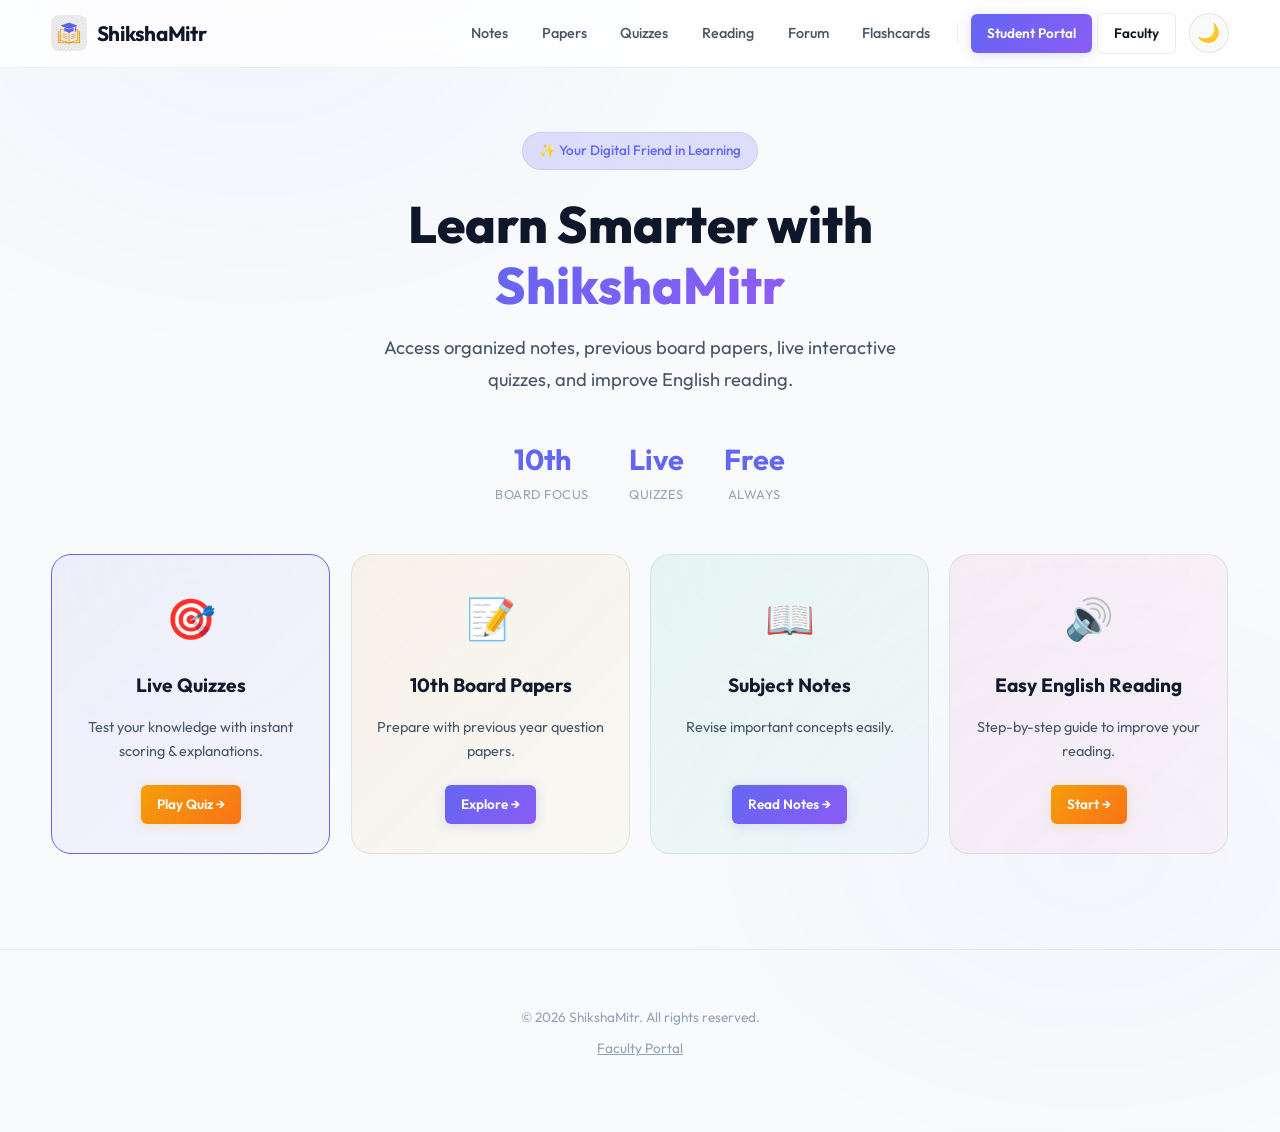
<file: frontend/index.html>
<!DOCTYPE html>
<html lang="en">
<head>
    <!-- Prevent dark mode flash -->
    <script src="js/theme.js"></script>
    <!-- Google tag (gtag.js) -->
    <script async src="https://www.googletagmanager.com/gtag/js?id=G-2N8TR3HLN2"></script>
    <script>
      window.dataLayer = window.dataLayer || [];
      function gtag(){dataLayer.push(arguments);}
      gtag('js', new Date());

      gtag('config', 'G-2N8TR3HLN2');
    </script>
    <meta charset="UTF-8">
    <meta name="viewport" content="width=device-width, initial-scale=1.0, viewport-fit=cover">
    <meta name="description" content="ShikshaMitr - Your digital friend in learning. Access notes, board papers, practice materials and improve English reading.">
    <meta name="theme-color" content="#6366F1">
    <meta name="mobile-web-app-capable" content="yes">
    <meta name="apple-mobile-web-app-status-bar-style" content="default">
    <title>ShikshaMitr - Your Digital Friend in Learning</title>
    <link rel="icon" type="image/png" href="images/logo-icon.png">
    <link rel="apple-touch-icon" href="images/logo-icon.png">
    <link rel="manifest" href="manifest.json">
    <link rel="stylesheet" href="css/style.css">
    </head>
<body>
    <header>
        <div class="container header-container">
            <a href="index.html" class="logo-link">
                <img src="images/logo-icon.png" alt="ShikshaMitr" class="header-logo">
                <span class="logo-text">ShikshaMitr</span>
            </a>
            <nav class="nav-links">
                <a href="materials.html?type=notes" class="nav-link">
                    <span>Notes</span>
                </a>
                <a href="materials.html?type=board_paper" class="nav-link">
                    <span>Papers</span>
                </a>
                <a href="quiz.html" class="nav-link">
                    <span>Quizzes</span>
                </a>
                <a href="reading.html" class="nav-link">
                    <span>Reading</span>
                </a>
                <a href="forum.html" class="nav-link">
                    <span>Forum</span>
                </a>
                <a href="flashcards.html" class="nav-link">
                    <span>Flashcards</span>
                </a>
                <div style="width: 1px; height: 20px; background: var(--border-subtle); margin: 0 0.5rem;"></div>
                <a href="student-login.html" class="btn btn-primary btn-sm">Student Portal</a>
                <a href="faculty.html" class="btn btn-ghost btn-sm">Faculty</a>
                <button id="theme-toggle-btn" class="theme-toggle" aria-label="Toggle theme">🌙</button>
            </nav>
        </div>
    </header>

    <main class="container">
        <section class="hero">
            <div class="hero-badge">
                ✨ Your Digital Friend in Learning
            </div>
            <h1>
                Learn Smarter with<br>
                <span class="gradient-text">ShikshaMitr</span>
            </h1>
            <p>Access organized notes, previous board papers, live interactive quizzes, and improve English reading.</p>

            <div class="hero-stats">
                <div class="stat-item">
                    <div class="stat-number">10th</div>
                    <div class="stat-label">Board Focus</div>
                </div>
                <div class="stat-item">
                    <div class="stat-number">Live</div>
                    <div class="stat-label">Quizzes</div>
                </div>
                <div class="stat-item">
                    <div class="stat-number">Free</div>
                    <div class="stat-label">Always</div>
                </div>
            </div>
        </section>

        <section class="features">
            <a href="quiz.html" class="feature-card" id="practice-papers" style="border-color: var(--primary);">
                <span class="card-icon">🎯</span>
                <h3>Live Quizzes</h3>
                <p>Test your knowledge with instant scoring & explanations.</p>
                <span class="btn btn-sm btn-accent">Play Quiz →</span>
            </a>

            <a href="materials.html?type=board_paper" class="feature-card" id="board-papers">
                <span class="card-icon">📝</span>
                <h3>10th Board Papers</h3>
                <p>Prepare with previous year question papers.</p>
                <span class="btn btn-sm">Explore →</span>
            </a>

            <a href="materials.html?type=notes" class="feature-card" id="study-notes">
                <span class="card-icon">📖</span>
                <h3>Subject Notes</h3>
                <p>Revise important concepts easily.</p>
                <span class="btn btn-sm">Read Notes →</span>
            </a>

            <a href="reading.html" class="feature-card" id="english-reading">
                <span class="card-icon">🔊</span>
                <h3>Easy English Reading</h3>
                <p>Step-by-step guide to improve your reading.</p>
                <span class="btn btn-sm btn-accent">Start →</span>
            </a>
        </section>
    </main>

    <footer>
        <div class="container text-center text-muted" style="padding-top: 1rem; padding-bottom: 2rem;">
            <p>&copy; 2026 ShikshaMitr. All rights reserved.</p>
            <p style="margin-top: 0.5rem; font-size: 0.85rem;"><a href="faculty.html" style="color: inherit; text-decoration: underline;">Faculty Portal</a></p>
        </div>
    </footer>

    <script src="js/ws-client.js"></script>
    <script src="js/app.js"></script>

    <!-- Bottom Navigation (Mobile) -->
    <nav class="bottom-nav">
        <a href="index.html" class="bottom-nav-link active">
            <span class="bnav-icon">🏠</span>
            <span>Home</span>
        </a>
        <a href="materials.html" class="bottom-nav-link">
            <span class="bnav-icon">📚</span>
            <span>Study</span>
        </a>
        <a href="quiz.html" class="bottom-nav-link">
            <span class="bnav-icon">🎯</span>
            <span>Quiz</span>
        </a>
        <a href="forum.html" class="bottom-nav-link">
            <span class="bnav-icon">💬</span>
            <span>Forum</span>
        </a>
        <a href="student-dashboard.html" class="bottom-nav-link">
            <span class="bnav-icon">👤</span>
            <span>Profile</span>
        </a>
    </nav>
</body>
</html>
</file>
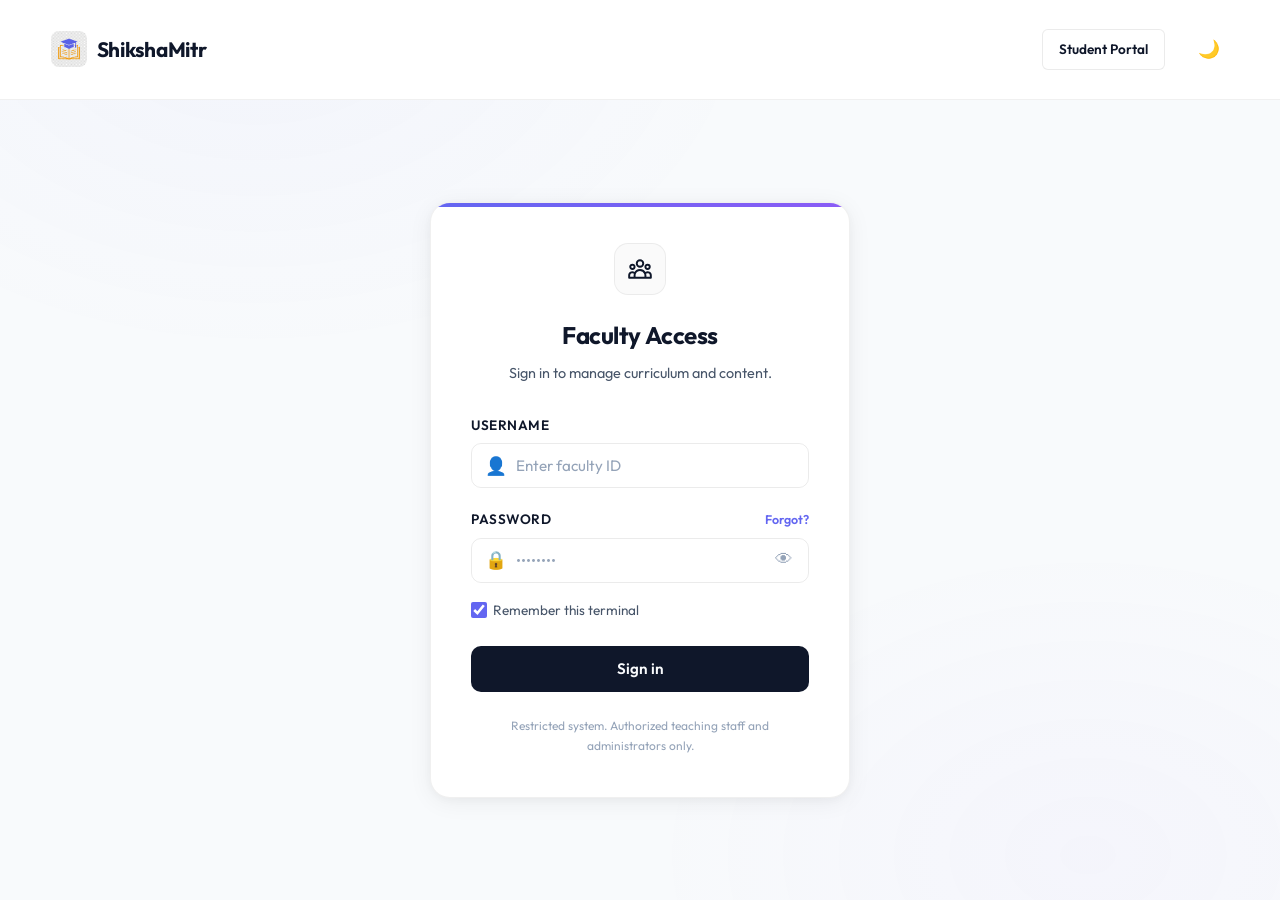
<file: frontend/faculty.html>
<!DOCTYPE html>
<html lang="en">
<head>
    <!-- Prevent dark mode flash -->
    <script src="js/theme.js"></script>
    <!-- Google tag (gtag.js) -->
    <script async src="https://www.googletagmanager.com/gtag/js?id=G-2N8TR3HLN2"></script>
    <script>
      window.dataLayer = window.dataLayer || [];
      function gtag(){dataLayer.push(arguments);}
      gtag('js', new Date());

      gtag('config', 'G-2N8TR3HLN2');
    </script>
    <meta charset="UTF-8">
    <meta name="viewport" content="width=device-width, initial-scale=1.0, viewport-fit=cover">
    <meta name="description" content="Faculty Login - ShikshaMitr">
    <meta name="theme-color" content="#6366F1">
    <meta name="mobile-web-app-capable" content="yes">
    <meta name="apple-mobile-web-app-status-bar-style" content="default">
    <title>Faculty Login - ShikshaMitr</title>
    <link rel="icon" type="image/png" href="images/logo-icon.png">
    <link rel="apple-touch-icon" href="images/logo-icon.png">
    <link rel="manifest" href="manifest.json">
    <link rel="stylesheet" href="css/style.css">
    <style>
        body {
            background-color: var(--bg-body);
            display: flex;
            flex-direction: column;
            min-height: 100vh;
        }

        .auth-wrapper {
            flex: 1;
            display: flex;
            flex-direction: column;
            align-items: center;
            justify-content: center;
            padding: 2rem 1rem;
        }

        .auth-container {
            max-width: 420px;
            width: 100%;
            background: var(--bg-card);
            padding: 2.5rem;
            border-radius: var(--radius-lg);
            border: 1px solid var(--border-subtle);
            box-shadow: var(--shadow-card);
            animation: fadeInUp 0.5s cubic-bezier(0.16, 1, 0.3, 1);
            position: relative;
            overflow: hidden;
        }

        /* Gradient accent bar at the top */
        .auth-container::before {
            content: '';
            position: absolute;
            top: 0;
            left: 0;
            right: 0;
            height: 4px;
            background: var(--gradient-btn);
        }

        .auth-icon {
            width: 52px;
            height: 52px;
            margin: 0 auto 1.25rem;
            background: var(--bg-surface);
            border: 1px solid var(--border-subtle);
            border-radius: var(--radius-md);
            display: flex;
            align-items: center;
            justify-content: center;
        }

        .auth-icon svg {
            width: 26px;
            height: 26px;
            stroke: var(--text-primary);
        }

        .auth-header {
            text-align: center;
            margin-bottom: 1.75rem;
        }

        .auth-header h1 {
            font-size: 1.5rem;
            font-weight: 700;
            color: var(--text-primary);
            margin-bottom: 0.35rem;
            letter-spacing: -0.02em;
        }

        .auth-header p {
            font-size: 0.9rem;
            color: var(--text-secondary);
        }

        /* Alert */
        .alert {
            padding: 0.75rem 1rem;
            border-radius: var(--radius-sm);
            margin-bottom: 1.25rem;
            display: none;
            font-weight: 500;
            font-size: 0.85rem;
            border: 1px solid;
            text-align: center;
        }

        .alert.success {
            background: var(--status-ok-bg);
            color: var(--status-ok-text);
            border-color: var(--status-ok-border);
            display: block;
        }

        .alert.error {
            background: var(--status-error-bg);
            color: var(--status-error-text);
            border-color: var(--status-error-border);
            display: block;
        }

        /* Form Styles */
        .form-group {
            margin-bottom: 1.25rem;
        }

        .form-group label {
            display: block;
            margin-bottom: 0.4rem;
            font-weight: 600;
            color: var(--text-primary);
            font-size: 0.85rem;
            text-transform: uppercase;
            letter-spacing: 0.04em;
        }

        .input-wrapper {
            position: relative;
            display: flex;
            align-items: center;
        }

        .input-icon {
            position: absolute;
            left: 0.85rem;
            color: var(--text-muted);
            font-size: 1.1rem;
            pointer-events: none;
            line-height: 1;
        }

        .form-control {
            width: 100%;
            padding: 0.75rem 1rem 0.75rem 2.75rem;
            border: 1.5px solid var(--border-card);
            border-radius: var(--radius-sm);
            background: transparent;
            color: var(--text-primary);
            font-size: 0.95rem;
            font-family: 'Outfit', sans-serif;
            transition: border-color 0.25s ease, box-shadow 0.25s ease;
        }

        .form-control:focus {
            outline: none;
            border-color: var(--primary);
            box-shadow: 0 0 0 4px var(--primary-glow);
            background: var(--bg-card);
        }

        .form-control::placeholder {
            color: var(--text-muted);
        }

        .password-toggle {
            position: absolute;
            right: 0.85rem;
            background: none;
            border: none;
            color: var(--text-muted);
            cursor: pointer;
            padding: 2px;
            font-size: 1.1rem;
            line-height: 1;
            transition: color 0.15s ease;
        }

        .password-toggle:hover {
            color: var(--text-primary);
        }

        /* Password row */
        .password-label-row {
            display: flex;
            align-items: center;
            justify-content: space-between;
            margin-bottom: 0.4rem;
        }

        .forgot-link {
            font-size: 0.78rem;
            font-weight: 600;
            color: var(--primary);
            text-decoration: none;
            transition: opacity 0.15s;
        }

        .forgot-link:hover {
            opacity: 0.8;
            text-decoration: underline;
        }

        /* Remember me */
        .remember-row {
            display: flex;
            align-items: center;
            margin-bottom: 1rem;
            margin-top: -0.25rem;
        }

        .remember-label {
            display: flex;
            align-items: center;
            gap: 0.4rem;
            cursor: pointer;
            user-select: none;
            font-size: 0.85rem;
            color: var(--text-secondary);
        }

        .remember-label input[type="checkbox"] {
            width: 16px;
            height: 16px;
            accent-color: var(--primary);
            cursor: pointer;
        }

        /* Submit */
        .btn-auth {
            width: 100%;
            padding: 0.85rem;
            background: var(--text-primary);
            color: var(--bg-body);
            border: none;
            border-radius: var(--radius-sm);
            font-weight: 600;
            font-size: 0.95rem;
            font-family: 'Outfit', sans-serif;
            cursor: pointer;
            transition: opacity 0.2s ease, transform 0.2s cubic-bezier(0.16, 1, 0.3, 1);
            margin-top: 0.5rem;
        }

        .btn-auth:hover {
            opacity: 0.9;
            transform: translateY(-1px);
        }

        .btn-auth:active {
            transform: scale(0.98);
            transition-duration: 0.08s;
        }

        .btn-auth:disabled {
            opacity: 0.7;
            cursor: not-allowed;
            transform: none;
        }

        /* Restricted note */
        .restricted-note {
            margin-top: 1.5rem;
            text-align: center;
            font-size: 0.75rem;
            color: var(--text-muted);
        }

        /* Dark mode input focus override */
        [data-theme="dark"] .form-control:focus {
            border-color: #818CF8;
            box-shadow: 0 0 0 4px rgba(129, 140, 248, 0.25);
        }

        /* Mobile tweaks */
        @media (max-width: 480px) {
            .auth-container {
                padding: 1.5rem 1.25rem;
                border-radius: var(--radius-md);
            }
        }
    </style>
</head>
<body>
    <header style="border-bottom: 1px solid var(--border-subtle); background: var(--bg-card);">
        <div class="container header-container" style="padding: 1rem 0;">
            <a href="index.html" class="logo-link">
                <img src="images/logo-icon.png" alt="ShikshaMitr" class="header-logo">
                <span class="logo-text">ShikshaMitr</span>
            </a>
            <div style="display: flex; align-items: center; gap: 1rem;">
                <a href="student-login.html" class="btn btn-ghost btn-sm" style="font-size: 0.85rem;">Student Portal</a>
                <button id="theme-toggle-btn" class="theme-toggle" aria-label="Toggle theme" style="background: transparent; border: none; font-size: 1.1rem; cursor: pointer;">🌙</button>
            </div>
        </div>
    </header>

    <main class="container auth-wrapper">
        <div class="auth-container">
            <!-- Faculty Icon -->
            <div class="auth-icon">
                <svg xmlns="http://www.w3.org/2000/svg" viewBox="0 0 24 24" fill="none" stroke-width="1.8" stroke-linecap="round" stroke-linejoin="round">
                    <path d="M17 20h5v-2a3 3 0 00-5.356-1.857M17 20H7m10 0v-2c0-.656-.126-1.283-.356-1.857M7 20H2v-2a3 3 0 015.356-1.857M7 20v-2c0-.656.126-1.283.356-1.857m0 0a5.002 5.002 0 019.288 0M15 7a3 3 0 11-6 0 3 3 0 016 0zm6 3a2 2 0 11-4 0 2 2 0 014 0zM7 10a2 2 0 11-4 0 2 2 0 014 0z"/>
                </svg>
            </div>

            <!-- Header -->
            <div class="auth-header">
                <h1>Faculty Access</h1>
                <p>Sign in to manage curriculum and content.</p>
            </div>

            <!-- Alert -->
            <div id="login-alert" class="alert" style="display: none;"></div>

            <!-- Login Form -->
            <form id="login-form">
                <div class="form-group">
                    <label for="username">Username</label>
                    <div class="input-wrapper">
                        <span class="input-icon">👤</span>
                        <input type="text" id="username" class="form-control" placeholder="Enter faculty ID" required autocomplete="username">
                    </div>
                </div>

                <div class="form-group">
                    <div class="password-label-row">
                        <label for="password" style="margin-bottom: 0;">Password</label>
                        <a href="#" class="forgot-link" onclick="alert('Contact administrator to reset your password.'); return false;">Forgot?</a>
                    </div>
                    <div class="input-wrapper">
                        <span class="input-icon">🔒</span>
                        <input type="password" id="password" class="form-control" placeholder="••••••••" required autocomplete="current-password">
                        <button type="button" class="password-toggle" onclick="togglePassword('password', this)" aria-label="Toggle password visibility">👁</button>
                    </div>
                </div>

                <div class="remember-row">
                    <label class="remember-label">
                        <input type="checkbox" checked>
                        <span>Remember this terminal</span>
                    </label>
                </div>

                <button type="submit" class="btn-auth" id="login-submit-btn">Sign in</button>
            </form>

            <p class="restricted-note">Restricted system. Authorized teaching staff and administrators only.</p>
        </div>

    </main>

    <!-- Bottom Navigation (Mobile) -->
    <nav class="bottom-nav">
        <a href="index.html" class="bottom-nav-link">
            <span class="bnav-icon">🏠</span>
            <span>Home</span>
        </a>
        <a href="materials.html" class="bottom-nav-link">
            <span class="bnav-icon">📚</span>
            <span>Study</span>
        </a>
        <a href="quiz.html" class="bottom-nav-link">
            <span class="bnav-icon">🎯</span>
            <span>Quiz</span>
        </a>
        <a href="forum.html" class="bottom-nav-link">
            <span class="bnav-icon">💬</span>
            <span>Forum</span>
        </a>
        <a href="faculty.html" class="bottom-nav-link active">
            <span class="bnav-icon">👤</span>
            <span>Profile</span>
        </a>
    </nav>

    <script>
        // Password visibility toggle
        function togglePassword(inputId, btn) {
            const input = document.getElementById(inputId);
            if (input.type === 'password') {
                input.type = 'text';
                btn.textContent = '🙈';
            } else {
                input.type = 'password';
                btn.textContent = '👁';
            }
        }
    </script>

    <script src="js/ws-client.js"></script>
    <script src="js/faculty.js"></script>
</body>
</html>
</file>
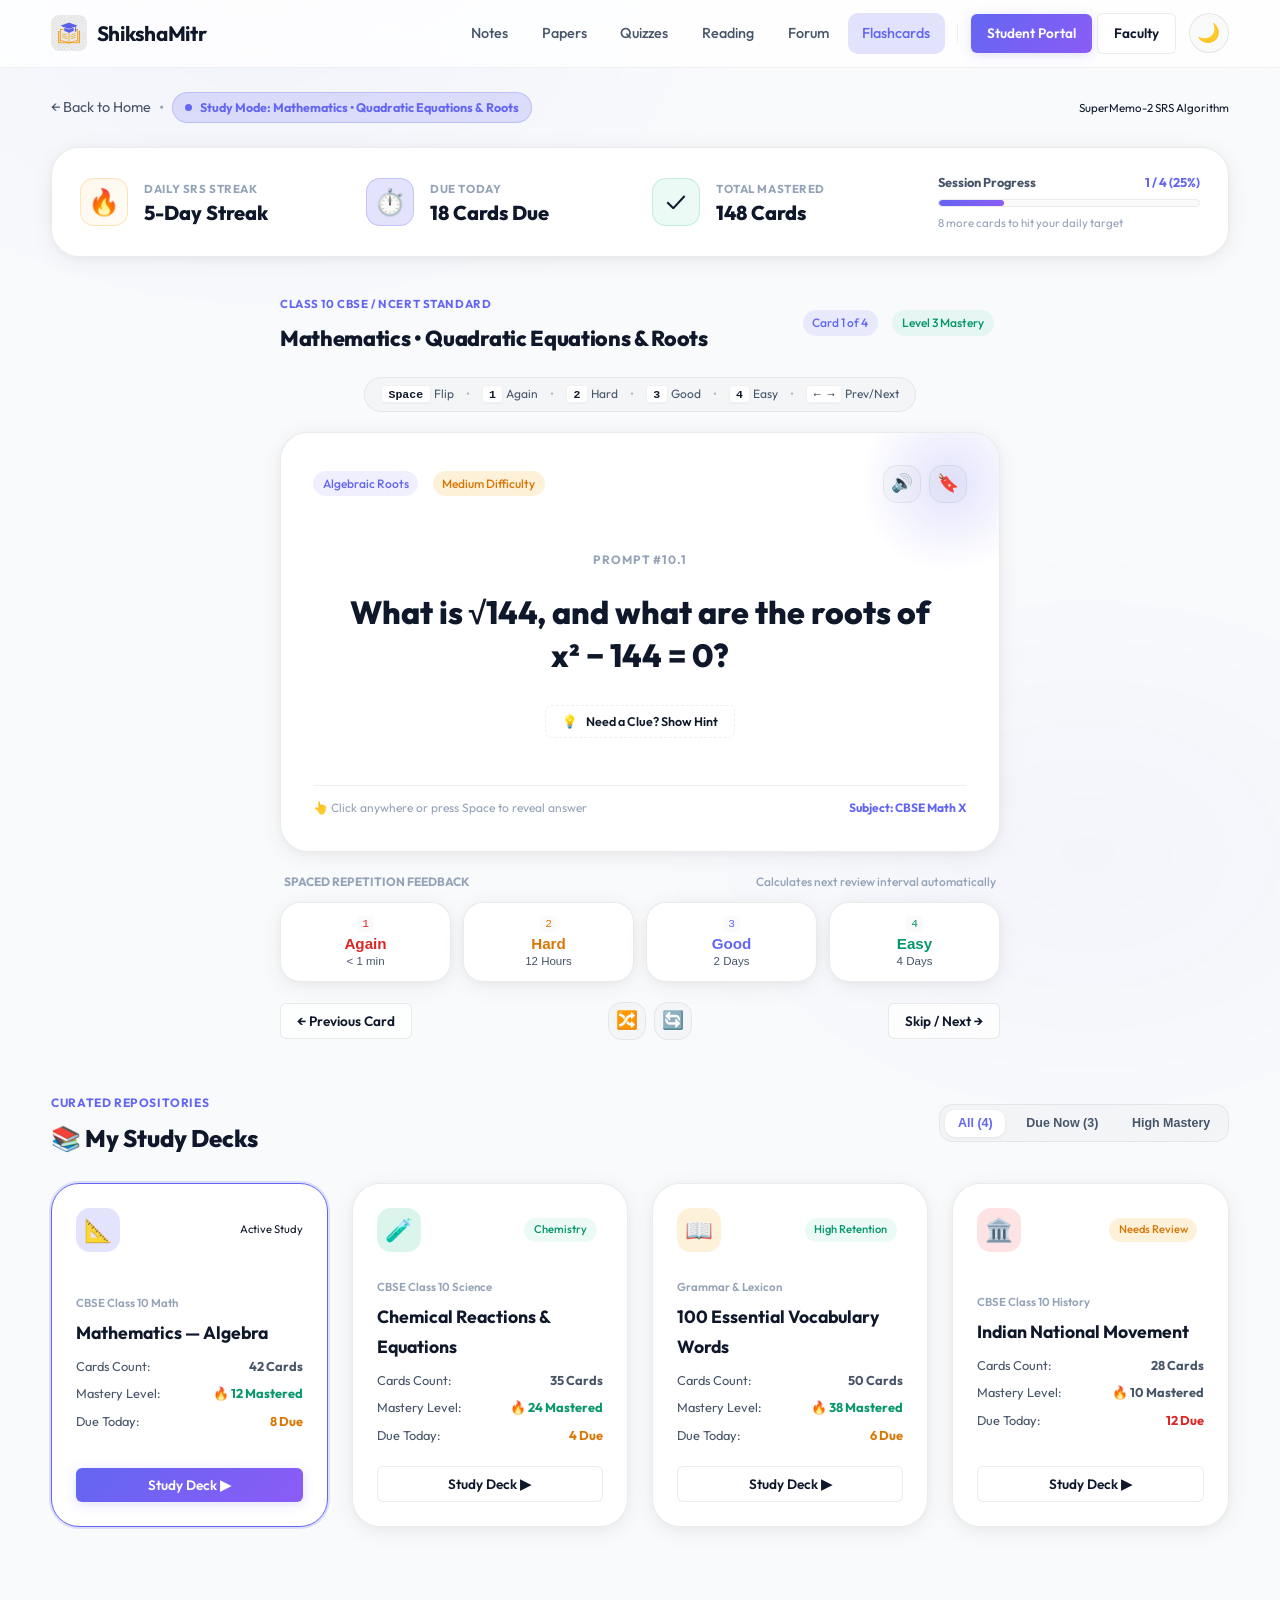
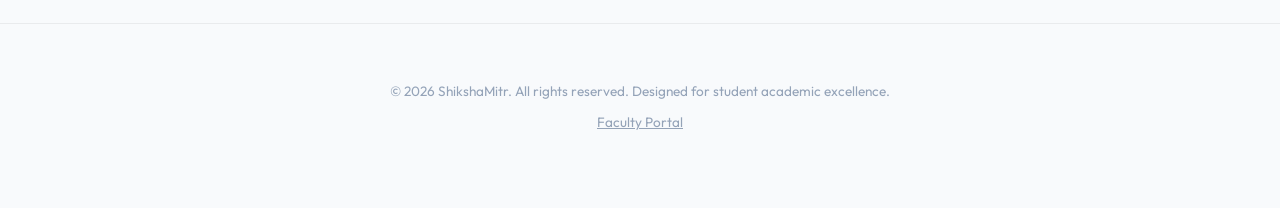
<file: frontend/flashcards.html>
<!DOCTYPE html>
<html lang="en">
<head>
    <!-- Prevent dark mode flash -->
    <script src="js/theme.js"></script>
    <!-- Google tag (gtag.js) -->
    <script async src="https://www.googletagmanager.com/gtag/js?id=G-2N8TR3HLN2"></script>
    <script>
      window.dataLayer = window.dataLayer || [];
      function gtag(){dataLayer.push(arguments);}
      gtag('js', new Date());

      gtag('config', 'G-2N8TR3HLN2');
    </script>
    <meta charset="UTF-8">
    <meta name="viewport" content="width=device-width, initial-scale=1.0, viewport-fit=cover">
    <meta name="description" content="Master Class 10th concepts, formulas, and vocabulary with ShikshaMitr's intelligent Spaced Repetition (SRS) Flashcards.">
    <meta name="theme-color" content="#6366F1">
    <meta name="mobile-web-app-capable" content="yes">
    <meta name="apple-mobile-web-app-status-bar-style" content="default">
    <title>Interactive Flashcards - ShikshaMitr</title>
    <link rel="icon" type="image/png" href="images/logo-icon.png">
    <link rel="apple-touch-icon" href="images/logo-icon.png">
    <link rel="manifest" href="manifest.json">
    <link rel="stylesheet" href="css/style.css">
    <link href="https://fonts.googleapis.com/css2?family=Noto+Sans+Devanagari:wght@400;500;600;700&display=swap" rel="stylesheet">
    <style>
        body {
            background-color: var(--bg-body);
            display: flex;
            flex-direction: column;
            min-height: 100vh;
        }

        .flashcards-page-wrapper {
            flex: 1;
            padding: 1.5rem 0 4rem;
        }

        .marathi-text {
            font-family: 'Noto Sans Devanagari', 'Outfit', sans-serif;
        }

        /* Top Breadcrumb & Mode Bar */
        .mode-bar {
            display: flex;
            align-items: center;
            justify-content: space-between;
            margin-bottom: 1.5rem;
            flex-wrap: wrap;
            gap: 0.75rem;
        }

        .mode-tag {
            display: inline-flex;
            align-items: center;
            gap: 0.5rem;
            background: var(--primary-glow);
            color: var(--primary);
            font-size: 0.78rem;
            font-weight: 700;
            padding: 0.25rem 0.75rem;
            border-radius: 50px;
            border: 1px solid rgba(99, 102, 241, 0.25);
        }

        .mode-tag .pulse-dot {
            width: 7px;
            height: 7px;
            border-radius: 50%;
            background: var(--primary);
            animation: pulse 2s infinite;
        }

        /* Top Stats Banner */
        .stats-banner {
            background: var(--bg-card);
            border: 1px solid var(--border-card);
            border-radius: var(--radius-xl);
            padding: 1.5rem 1.75rem;
            box-shadow: var(--shadow-card);
            margin-bottom: 2rem;
            display: grid;
            grid-template-columns: repeat(auto-fit, minmax(200px, 1fr));
            gap: 1.5rem;
            align-items: center;
        }

        .stat-metric-item {
            display: flex;
            align-items: center;
            gap: 1rem;
        }

        .metric-icon-box {
            width: 48px;
            height: 48px;
            border-radius: var(--radius-md);
            display: flex;
            align-items: center;
            justify-content: center;
            font-size: 1.6rem;
            flex-shrink: 0;
        }

        .metric-streak-icon {
            background: var(--gradient-card-2);
            border: 1px solid rgba(245, 158, 11, 0.25);
        }

        .metric-due-icon {
            background: var(--primary-glow);
            border: 1px solid rgba(99, 102, 241, 0.25);
        }

        .metric-mastered-icon {
            background: var(--status-ok-bg);
            border: 1px solid var(--status-ok-border);
        }

        .metric-label {
            font-size: 0.72rem;
            font-weight: 700;
            text-transform: uppercase;
            letter-spacing: 0.05em;
            color: var(--text-muted);
            display: block;
        }

        .metric-value {
            font-size: 1.25rem;
            font-weight: 800;
            color: var(--text-primary);
            margin: 0.15rem 0 0;
            line-height: 1.2;
        }

        /* Session Progress Bar Item */
        .session-progress-box {
            display: flex;
            flex-direction: column;
            gap: 0.35rem;
        }

        .progress-track {
            width: 100%;
            height: 8px;
            background: var(--bg-surface);
            border-radius: 50px;
            overflow: hidden;
            border: 1px solid var(--border-subtle);
        }

        .progress-fill {
            height: 100%;
            background: var(--gradient-btn);
            border-radius: 50px;
            width: 60%;
            transition: width 0.5s cubic-bezier(0.16, 1, 0.3, 1);
        }

        /* Interactive Study Area */
        .study-session-container {
            max-width: 720px;
            margin: 0 auto 3rem;
            display: flex;
            flex-direction: column;
            align-items: center;
            gap: 1.25rem;
            width: 100%;
        }

        .study-meta-header {
            width: 100%;
            display: flex;
            align-items: center;
            justify-content: space-between;
            gap: 1rem;
            flex-wrap: wrap;
        }

        .study-meta-header h2 {
            font-size: 1.35rem;
            font-weight: 800;
            color: var(--text-primary);
            margin: 0.2rem 0 0;
            letter-spacing: -0.015em;
        }

        /* Keyboard Helper Strip */
        .shortcuts-strip {
            display: flex;
            align-items: center;
            justify-content: center;
            gap: 0.75rem;
            padding: 0.4rem 1rem;
            border-radius: 50px;
            background: var(--bg-surface);
            border: 1px solid var(--border-subtle);
            font-size: 0.75rem;
            color: var(--text-secondary);
            flex-wrap: wrap;
        }

        .shortcuts-strip kbd {
            background: var(--bg-card);
            border: 1px solid var(--border-subtle);
            border-radius: 4px;
            padding: 0.1rem 0.4rem;
            font-family: monospace;
            font-size: 0.72rem;
            font-weight: 700;
            color: var(--text-primary);
            box-shadow: 0 1px 2px rgba(0, 0, 0, 0.05);
        }

        /* The 3D Interactive Flashcard */
        .flashcard-wrapper {
            width: 100%;
            perspective: 1200px;
        }

        .flashcard-card {
            position: relative;
            width: 100%;
            min-height: 420px;
            background: var(--bg-card);
            border: 1.5px solid var(--border-card);
            border-radius: var(--radius-xl);
            box-shadow: var(--shadow-card);
            cursor: pointer;
            overflow: hidden;
            display: flex;
            flex-direction: column;
            justify-content: space-between;
            padding: 2rem;
            user-select: none;
            transition: border-color 0.2s ease, box-shadow 0.2s ease;
        }

        .flashcard-card:hover {
            border-color: var(--primary);
            box-shadow: var(--shadow-card-hover);
        }

        .flashcard-ambient {
            position: absolute;
            top: -40px;
            right: -40px;
            width: 180px;
            height: 180px;
            background: radial-gradient(circle, var(--primary-glow) 0%, transparent 70%);
            pointer-events: none;
        }

        .flashcard-top-bar {
            display: flex;
            align-items: center;
            justify-content: space-between;
            position: relative;
            z-index: 2;
        }

        .card-actions-right {
            display: flex;
            align-items: center;
            gap: 0.5rem;
        }

        .icon-btn-round {
            width: 38px;
            height: 38px;
            border-radius: var(--radius-md);
            background: var(--bg-surface);
            border: 1px solid var(--border-subtle);
            display: inline-flex;
            align-items: center;
            justify-content: center;
            font-size: 1.1rem;
            cursor: pointer;
            color: var(--text-secondary);
            transition: var(--transition-fast);
        }

        .icon-btn-round:hover {
            background: var(--primary-glow);
            color: var(--primary);
            border-color: var(--primary);
            transform: scale(1.05);
        }

        .icon-btn-round.bookmarked {
            color: #F59E0B;
            background: rgba(245, 158, 11, 0.15);
            border-color: #F59E0B;
        }

        /* Card Front Content */
        .card-content-front {
            display: flex;
            flex-direction: column;
            align-items: center;
            justify-content: center;
            text-align: center;
            padding: 2rem 1rem;
            position: relative;
            z-index: 2;
            gap: 1.25rem;
        }

        .prompt-subtitle {
            font-size: 0.75rem;
            font-weight: 700;
            text-transform: uppercase;
            letter-spacing: 0.08em;
            color: var(--text-muted);
        }

        .prompt-question {
            font-size: clamp(1.4rem, 3.5vw, 2rem);
            font-weight: 800;
            color: var(--text-primary);
            line-height: 1.35;
            margin: 0;
            max-width: 600px;
        }

        .hint-container {
            margin-top: 0.5rem;
            max-width: 500px;
            width: 100%;
        }

        .hint-text-box {
            display: none;
            margin-top: 0.75rem;
            padding: 0.85rem 1rem;
            background: var(--bg-surface);
            border-radius: var(--radius-md);
            border: 1px solid var(--border-subtle);
            font-size: 0.85rem;
            color: var(--text-secondary);
            line-height: 1.5;
            text-align: left;
            animation: fadeIn 0.3s ease-out;
        }

        /* Card Back Content */
        .card-content-back {
            display: none;
            flex-direction: column;
            gap: 1.25rem;
            padding: 1rem 0;
            position: relative;
            z-index: 2;
            text-align: left;
            animation: fadeIn 0.3s ease-out;
        }

        .answer-heading {
            display: flex;
            align-items: center;
            gap: 0.6rem;
            font-size: 1.35rem;
            font-weight: 800;
            color: var(--status-ok-text);
        }

        .solution-step-box {
            background: var(--bg-surface);
            border: 1px solid var(--border-subtle);
            border-radius: var(--radius-md);
            padding: 1.15rem 1.25rem;
            font-size: 0.92rem;
            line-height: 1.6;
            color: var(--text-primary);
        }

        .vernacular-key-box {
            background: var(--gradient-card-2);
            border: 1px solid rgba(245, 158, 11, 0.25);
            border-radius: var(--radius-md);
            padding: 1rem 1.25rem;
            font-size: 0.88rem;
            line-height: 1.5;
        }

        .card-bottom-info {
            display: flex;
            align-items: center;
            justify-content: space-between;
            font-size: 0.75rem;
            color: var(--text-muted);
            position: relative;
            z-index: 2;
            padding-top: 0.75rem;
            border-top: 1px solid var(--border-subtle);
        }

        /* SRS Rating Feedback Controls */
        .srs-rating-section {
            width: 100%;
            display: flex;
            flex-direction: column;
            gap: 0.6rem;
        }

        .srs-ratings-grid {
            display: grid;
            grid-template-columns: repeat(4, 1fr);
            gap: 0.75rem;
            width: 100%;
        }

        .rating-btn {
            background: var(--bg-card);
            border: 1.5px solid var(--border-card);
            border-radius: var(--radius-lg);
            padding: 0.85rem 0.5rem;
            text-align: center;
            cursor: pointer;
            transition: var(--transition-fast);
            display: flex;
            flex-direction: column;
            align-items: center;
            justify-content: center;
            box-shadow: var(--shadow-card);
        }

        .rating-btn:hover {
            transform: translateY(-2px);
        }

        .rating-btn:active {
            transform: scale(0.97);
        }

        .rating-btn kbd {
            font-family: monospace;
            font-size: 0.7rem;
            background: var(--bg-surface);
            padding: 0.1rem 0.35rem;
            border-radius: 4px;
            margin-bottom: 0.2rem;
        }

        .rating-btn-title {
            font-size: 0.95rem;
            font-weight: 800;
        }

        .rating-interval {
            font-size: 0.72rem;
            color: var(--text-secondary);
            margin-top: 0.2rem;
        }

        /* Specific Rating Button Styles */
        .rating-again {
            color: #DC2626;
        }
        .rating-again:hover {
            border-color: #DC2626;
            background: rgba(239, 68, 68, 0.08);
        }

        .rating-hard {
            color: #D97706;
        }
        .rating-hard:hover {
            border-color: #D97706;
            background: rgba(245, 158, 11, 0.08);
        }

        .rating-good {
            color: var(--primary);
        }
        .rating-good:hover {
            border-color: var(--primary);
            background: var(--primary-glow);
        }

        .rating-easy {
            color: #059669;
        }
        .rating-easy:hover {
            border-color: #059669;
            background: var(--status-ok-bg);
        }

        /* Navigation Buttons */
        .card-nav-bar {
            width: 100%;
            display: flex;
            align-items: center;
            justify-content: space-between;
            gap: 1rem;
        }

        /* Available Decks Browser Section */
        .decks-section {
            margin-top: 2.5rem;
        }

        .decks-section-header {
            display: flex;
            align-items: center;
            justify-content: space-between;
            margin-bottom: 1.5rem;
            flex-wrap: wrap;
            gap: 1rem;
        }

        .deck-filter-tabs {
            display: flex;
            align-items: center;
            gap: 0.5rem;
            background: var(--bg-surface);
            padding: 0.3rem;
            border-radius: var(--radius-md);
            border: 1px solid var(--border-subtle);
        }

        .deck-filter-btn {
            background: transparent;
            border: none;
            padding: 0.4rem 0.8rem;
            border-radius: var(--radius-sm);
            font-size: 0.78rem;
            font-weight: 600;
            color: var(--text-secondary);
            cursor: pointer;
            transition: var(--transition-fast);
        }

        .deck-filter-btn.active {
            background: var(--bg-card);
            color: var(--primary);
            font-weight: 700;
            box-shadow: 0 1px 4px rgba(0, 0, 0, 0.08);
        }

        .decks-grid {
            display: grid;
            grid-template-columns: repeat(auto-fill, minmax(250px, 1fr));
            gap: 1.5rem;
        }

        .deck-showcase-card {
            background: var(--bg-card);
            border: 1px solid var(--border-card);
            border-radius: var(--radius-xl);
            padding: 1.5rem;
            box-shadow: var(--shadow-card);
            display: flex;
            flex-direction: column;
            justify-content: space-between;
            gap: 1.25rem;
            transition: var(--transition-fast);
            cursor: pointer;
            position: relative;
            overflow: hidden;
        }

        .deck-showcase-card:hover {
            transform: translateY(-4px);
            border-color: var(--primary);
            box-shadow: var(--shadow-card-hover);
        }

        .deck-showcase-card.active-deck {
            border-color: var(--primary);
            box-shadow: 0 0 0 2px var(--primary-glow);
        }

        .deck-icon-badge {
            width: 44px;
            height: 44px;
            border-radius: var(--radius-md);
            background: var(--primary-glow);
            color: var(--primary);
            display: flex;
            align-items: center;
            justify-content: center;
            font-size: 1.4rem;
        }

        .deck-meta-stats {
            display: flex;
            flex-direction: column;
            gap: 0.35rem;
            font-size: 0.8rem;
            color: var(--text-secondary);
        }

        .deck-meta-row {
            display: flex;
            align-items: center;
            justify-content: space-between;
        }

        /* Toast Message */
        .toast-notification {
            position: fixed;
            top: 24px;
            right: 24px;
            z-index: 100;
            background: var(--bg-card);
            color: var(--text-primary);
            border: 1px solid var(--border-card);
            box-shadow: 0 12px 32px rgba(0, 0, 0, 0.15);
            padding: 0.85rem 1.25rem;
            border-radius: var(--radius-md);
            font-size: 0.88rem;
            font-weight: 600;
            display: flex;
            align-items: center;
            gap: 0.6rem;
            transform: translateY(-120%);
            opacity: 0;
            transition: transform 0.3s cubic-bezier(0.16, 1, 0.3, 1), opacity 0.3s ease;
            pointer-events: none;
        }

        .toast-notification.show {
            transform: translateY(0);
            opacity: 1;
        }

        /* Mobile Adjustments */
        @media (max-width: 768px) {
            body {
                padding-bottom: calc(75px + env(safe-area-inset-bottom, 0px));
            }

            .flashcards-page-wrapper {
                padding: 1rem 0 5rem;
            }

            .stats-banner {
                grid-template-columns: 1fr 1fr;
                gap: 1rem;
                padding: 1.25rem 1rem;
            }

            .flashcard-card {
                padding: 1.25rem 1rem;
                min-height: 380px;
                border-radius: var(--radius-lg);
            }

            .prompt-question {
                font-size: 1.35rem;
            }

            .shortcuts-strip {
                display: none;
            }

            .srs-ratings-grid {
                grid-template-columns: 1fr 1fr;
                gap: 0.5rem;
            }

            .rating-btn {
                padding: 0.75rem 0.5rem;
                min-height: 48px;
            }

            .decks-grid {
                grid-template-columns: 1fr;
            }

            .card-nav-bar {
                flex-direction: column;
                align-items: stretch;
            }

            .card-nav-bar button {
                width: 100%;
                min-height: 44px;
            }
        }

        @media (max-width: 480px) {
            .stats-banner {
                grid-template-columns: 1fr;
            }
        }
    </style>
</head>
<body>
    <header>
        <div class="container header-container">
            <a href="index.html" class="logo-link">
                <img src="images/logo-icon.png" alt="ShikshaMitr" class="header-logo">
                <span class="logo-text">ShikshaMitr</span>
            </a>
            <nav class="nav-links">
                <a href="materials.html?type=notes" class="nav-link">Notes</a>
                <a href="materials.html?type=board_paper" class="nav-link">Papers</a>
                <a href="quiz.html" class="nav-link">Quizzes</a>
                <a href="reading.html" class="nav-link">Reading</a>
                <a href="forum.html" class="nav-link">Forum</a>
                <a href="flashcards.html" class="nav-link active">Flashcards</a>
                <div style="width: 1px; height: 20px; background: var(--border-subtle); margin: 0 0.5rem;"></div>
                <a href="student-login.html" class="btn btn-primary btn-sm">Student Portal</a>
                <a href="faculty.html" class="btn btn-ghost btn-sm">Faculty</a>
                <button id="theme-toggle-btn" class="theme-toggle" aria-label="Toggle theme">🌙</button>
            </nav>
        </div>
    </header>

    <main class="container flashcards-page-wrapper">
        <!-- Breadcrumb & Mode Bar -->
        <div class="mode-bar">
            <div style="display: flex; align-items: center; gap: 0.5rem; flex-wrap: wrap;">
                <a href="index.html" class="back-link" style="margin-bottom: 0;">← Back to Home</a>
                <span style="color: var(--text-muted);">•</span>
                <div class="mode-tag">
                    <span class="pulse-dot"></span>
                    <span id="active-study-mode-label">Study Mode: Mathematics — Class 10th Algebra</span>
                </div>
            </div>
            <div style="display: flex; align-items: center; gap: 0.75rem;">
                <span class="class-badge" style="font-size: 0.72rem;">SuperMemo-2 SRS Algorithm</span>
            </div>
        </div>

        <!-- Section 1: Top Stats Banner / Daily SRS Workout -->
        <section class="stats-banner" aria-label="Daily Spaced Repetition Stats">
            <!-- Metric 1: Streak -->
            <div class="stat-metric-item">
                <div class="metric-icon-box metric-streak-icon">🔥</div>
                <div>
                    <span class="metric-label">Daily SRS Streak</span>
                    <h3 class="metric-value">5-Day Streak</h3>
                </div>
            </div>

            <!-- Metric 2: Due Cards -->
            <div class="stat-metric-item">
                <div class="metric-icon-box metric-due-icon">⏱️</div>
                <div>
                    <span class="metric-label">Due Today</span>
                    <h3 class="metric-value" id="stat-due-count">18 Cards Due</h3>
                </div>
            </div>

            <!-- Metric 3: Total Mastered -->
            <div class="stat-metric-item">
                <div class="metric-icon-box metric-mastered-icon">✓</div>
                <div>
                    <span class="metric-label">Total Mastered</span>
                    <h3 class="metric-value" id="stat-mastered-count">148 Cards</h3>
                </div>
            </div>

            <!-- Metric 4: Session Target Progress -->
            <div class="session-progress-box">
                <div style="display: flex; justify-content: space-between; font-size: 0.8rem; font-weight: 700;">
                    <span style="color: var(--text-secondary);">Session Progress</span>
                    <span id="session-progress-text" style="color: var(--primary);">12 / 20 (60%)</span>
                </div>
                <div class="progress-track">
                    <div class="progress-fill" id="session-progress-bar" style="width: 60%;"></div>
                </div>
                <small style="color: var(--text-muted); font-size: 0.72rem;">8 more cards to hit your daily target</small>
            </div>
        </section>

        <!-- Section 2: Interactive Flashcard Study Centerpiece -->
        <section class="study-session-container" id="study-view">
            <!-- Card Meta Header -->
            <div class="study-meta-header">
                <div>
                    <span style="font-size: 0.72rem; font-weight: 700; text-transform: uppercase; color: var(--primary); letter-spacing: 0.05em;">Class 10 CBSE / NCERT Standard</span>
                    <h2 id="study-deck-title">Mathematics • Quadratic Equations &amp; Roots</h2>
                </div>
                <div style="display: flex; gap: 0.5rem; align-items: center;">
                    <span class="badge badge-standard" id="study-progress">Card 8 of 24</span>
                    <span class="badge" style="background: var(--status-ok-bg); color: var(--status-ok-text);">Level 3 Mastery</span>
                </div>
            </div>

            <!-- Keyboard Shortcuts Helper Strip -->
            <div class="shortcuts-strip">
                <span><kbd>Space</kbd> Flip</span>
                <span style="opacity: 0.4;">•</span>
                <span><kbd>1</kbd> Again</span>
                <span style="opacity: 0.4;">•</span>
                <span><kbd>2</kbd> Hard</span>
                <span style="opacity: 0.4;">•</span>
                <span><kbd>3</kbd> Good</span>
                <span style="opacity: 0.4;">•</span>
                <span><kbd>4</kbd> Easy</span>
                <span style="opacity: 0.4;">•</span>
                <span><kbd>← →</kbd> Prev/Next</span>
            </div>

            <!-- The Flashcard Component -->
            <div class="flashcard-wrapper">
                <div class="flashcard-card" id="flashcard" onclick="flipCard()">
                    <div class="flashcard-ambient"></div>

                    <!-- Top Bar: Tags & Audio Tools -->
                    <div class="flashcard-top-bar">
                        <div style="display: flex; gap: 0.5rem; align-items: center; flex-wrap: wrap;">
                            <span class="badge badge-standard" id="card-topic-tag">Algebraic Identities &amp; Roots</span>
                            <span class="badge" style="background: rgba(245, 158, 11, 0.15); color: #D97706;" id="card-difficulty-tag">Medium Difficulty</span>
                        </div>
                        <div class="card-actions-right">
                            <button class="icon-btn-round" id="card-audio-btn" title="Read Prompt Aloud" onclick="event.stopPropagation(); playCardAudio()" type="button">🔊</button>
                            <button class="icon-btn-round" id="card-bookmark-btn" title="Bookmark Card" onclick="event.stopPropagation(); toggleBookmark(this)" type="button">🔖</button>
                        </div>
                    </div>

                    <!-- Card Front (Prompt / Question State) -->
                    <div class="card-content-front" id="card-front">
                        <span class="prompt-subtitle" id="card-prompt-num">Prompt #10.8</span>
                        <h3 class="prompt-question" id="card-question-text">
                            What is <span style="color: var(--primary); font-family: monospace;">√144</span>, and what are the roots of <span style="color: var(--primary); font-family: monospace;">x² − 144 = 0</span>?
                        </h3>

                        <!-- Expandable Clue / Hint Button -->
                        <div class="hint-container">
                            <button class="btn btn-sm btn-ghost" style="border: 1px dashed var(--border-subtle); font-size: 0.78rem;" onclick="event.stopPropagation(); toggleHint()" type="button">
                                💡 <span id="hint-btn-label">Need a Clue? Show Hint</span>
                            </button>
                            <div class="hint-text-box" id="hint-content">
                                <em>Hint: Recall integer squares: 10² = 100, 11² = 121, 12² = ... and remember quadratics can yield both positive and negative real solutions.</em>
                            </div>
                        </div>
                    </div>

                    <!-- Card Back (Answer State - Revealed upon click/flip) -->
                    <div class="card-content-back" id="card-back">
                        <div class="answer-heading">
                            <span>✓</span>
                            <span id="card-answer-title">Answer: ±12</span>
                        </div>

                        <!-- Step-by-Step Proof -->
                        <div class="solution-step-box" id="card-solution-box">
                            <strong style="color: var(--primary); font-size: 0.8rem; text-transform: uppercase; display: block; margin-bottom: 0.4rem;">Step-by-Step Proof</strong>
                            <p style="margin: 0 0 0.4rem;">The principal square root is positive: <span style="font-family: monospace; font-weight: 700; color: var(--primary);">√144 = 12</span> (since 12 × 12 = 144).</p>
                            <p style="margin: 0;">For the equation: <span style="font-family: monospace; background: var(--bg-card); padding: 0.1rem 0.4rem; border-radius: 4px;">x² − 144 = 0 ⇒ x² = 144 ⇒ x = ±√144</span>. Therefore, the two distinct roots are <strong style="color: var(--status-ok-text);">x = +12</strong> and <strong style="color: var(--status-ok-text);">x = −12</strong>.</p>
                        </div>

                        <!-- Marathi / Vernacular Key -->
                        <div class="vernacular-key-box marathi-text" id="card-vernacular-box">
                            <strong style="color: var(--text-primary); font-size: 0.82rem; display: block; margin-bottom: 0.25rem;">🇮🇳 मराठी स्पष्टीकरण (Vernacular Key):</strong>
                            <p style="margin: 0; color: var(--text-secondary);" id="card-vernacular-text">
                                144 चे मुख्य वर्गमूळ 12 आहे. वर्गसमीकरण x² − 144 = 0 सोडवताना x ची दोन मुळे मिळतात: <strong>x = +12</strong> आणि <strong>x = −12</strong>.
                            </p>
                        </div>
                    </div>

                    <!-- Card Bottom Status Indicator -->
                    <div class="card-bottom-info">
                        <span id="flip-status-text">👆 Click anywhere or press Space to reveal answer</span>
                        <span style="font-weight: 700; color: var(--primary);">Subject: CBSE Math X</span>
                    </div>
                </div>
            </div>

            <!-- Spaced Repetition Rating Feedback Controls -->
            <div class="srs-rating-section" id="study-controls">
                <div style="display: flex; justify-content: space-between; font-size: 0.75rem; font-weight: 700; text-transform: uppercase; color: var(--text-muted); padding: 0 0.25rem;">
                    <span>Spaced Repetition Feedback</span>
                    <span style="text-transform: none; font-weight: 500;">Calculates next review interval automatically</span>
                </div>
                <div class="srs-ratings-grid">
                    <!-- Rating 1: Again -->
                    <button class="rating-btn rating-again" onclick="submitRating(1)" type="button">
                        <kbd>1</kbd>
                        <span class="rating-btn-title">Again</span>
                        <span class="rating-interval">&lt; 1 min</span>
                    </button>

                    <!-- Rating 2: Hard -->
                    <button class="rating-btn rating-hard" onclick="submitRating(2)" type="button">
                        <kbd>2</kbd>
                        <span class="rating-btn-title">Hard</span>
                        <span class="rating-interval">12 Hours</span>
                    </button>

                    <!-- Rating 3: Good -->
                    <button class="rating-btn rating-good" onclick="submitRating(3)" type="button">
                        <kbd>3</kbd>
                        <span class="rating-btn-title">Good</span>
                        <span class="rating-interval">2 Days</span>
                    </button>

                    <!-- Rating 4: Easy -->
                    <button class="rating-btn rating-easy" onclick="submitRating(4)" type="button">
                        <kbd>4</kbd>
                        <span class="rating-btn-title">Easy</span>
                        <span class="rating-interval">4 Days</span>
                    </button>
                </div>
            </div>

            <!-- Card Navigation Controls -->
            <div class="card-nav-bar">
                <button class="btn btn-ghost btn-sm" onclick="navigateCard('prev')" type="button">← Previous Card</button>
                <div style="display: flex; gap: 0.5rem;">
                    <button class="icon-btn-round" title="Shuffle Deck" onclick="shuffleCurrentDeck()" type="button">🔀</button>
                    <button class="icon-btn-round" title="Flip Card" onclick="flipCard()" type="button">🔄</button>
                </div>
                <button class="btn btn-ghost btn-sm" onclick="navigateCard('next')" type="button">Skip / Next →</button>
            </div>
        </section>

        <!-- Section 3: Available Revision Decks Browser -->
        <section class="decks-section" id="deck-view">
            <div class="decks-section-header">
                <div>
                    <span style="font-size: 0.75rem; font-weight: 700; text-transform: uppercase; letter-spacing: 0.05em; color: var(--primary);">Curated Repositories</span>
                    <h3 style="font-size: 1.5rem; font-weight: 800; color: var(--text-primary); margin: 0.2rem 0 0;">📚 My Study Decks</h3>
                </div>
                <div class="deck-filter-tabs">
                    <button class="deck-filter-btn active" onclick="filterDecks('all', this)" type="button">All (4)</button>
                    <button class="deck-filter-btn" onclick="filterDecks('due', this)" type="button">Due Now (3)</button>
                    <button class="deck-filter-btn" onclick="filterDecks('mastered', this)" type="button">High Mastery</button>
                </div>
            </div>

            <!-- Decks Grid -->
            <div class="decks-grid" id="deck-list">
                <!-- Deck 1: Mathematics Algebra -->
                <div class="deck-showcase-card active-deck" onclick="selectDeck('deck-math')">
                    <div style="display: flex; justify-content: space-between; align-items: center;">
                        <div class="deck-icon-badge">📐</div>
                        <span class="class-badge" style="font-size: 0.7rem;">Active Study</span>
                    </div>
                    <div>
                        <span style="font-size: 0.72rem; color: var(--text-muted); font-weight: 600;">CBSE Class 10 Math</span>
                        <h4 style="font-size: 1.1rem; font-weight: 700; color: var(--text-primary); margin: 0.2rem 0 0.5rem;">Mathematics — Algebra</h4>
                        <div class="deck-meta-stats">
                            <div class="deck-meta-row">
                                <span>Cards Count:</span>
                                <strong>42 Cards</strong>
                            </div>
                            <div class="deck-meta-row">
                                <span>Mastery Level:</span>
                                <span style="color: var(--status-ok-text); font-weight: 700;">🔥 12 Mastered</span>
                            </div>
                            <div class="deck-meta-row">
                                <span>Due Today:</span>
                                <span style="color: #D97706; font-weight: 700;">8 Due</span>
                            </div>
                        </div>
                    </div>
                    <button class="btn btn-primary btn-sm" style="width: 100%;">Study Deck ▶</button>
                </div>

                <!-- Deck 2: Chemistry -->
                <div class="deck-showcase-card" onclick="selectDeck('deck-science')">
                    <div style="display: flex; justify-content: space-between; align-items: center;">
                        <div class="deck-icon-badge" style="background: rgba(16, 185, 129, 0.15); color: #059669;">🧪</div>
                        <span class="badge" style="background: var(--status-ok-bg); color: var(--status-ok-text); font-size: 0.7rem;">Chemistry</span>
                    </div>
                    <div>
                        <span style="font-size: 0.72rem; color: var(--text-muted); font-weight: 600;">CBSE Class 10 Science</span>
                        <h4 style="font-size: 1.1rem; font-weight: 700; color: var(--text-primary); margin: 0.2rem 0 0.5rem;">Chemical Reactions &amp; Equations</h4>
                        <div class="deck-meta-stats">
                            <div class="deck-meta-row">
                                <span>Cards Count:</span>
                                <strong>35 Cards</strong>
                            </div>
                            <div class="deck-meta-row">
                                <span>Mastery Level:</span>
                                <span style="color: var(--status-ok-text); font-weight: 700;">🔥 24 Mastered</span>
                            </div>
                            <div class="deck-meta-row">
                                <span>Due Today:</span>
                                <span style="color: #D97706; font-weight: 700;">4 Due</span>
                            </div>
                        </div>
                    </div>
                    <button class="btn btn-ghost btn-sm" style="width: 100%;">Study Deck ▶</button>
                </div>

                <!-- Deck 3: English Vocabulary -->
                <div class="deck-showcase-card" onclick="selectDeck('deck-english')">
                    <div style="display: flex; justify-content: space-between; align-items: center;">
                        <div class="deck-icon-badge" style="background: rgba(245, 158, 11, 0.15); color: #D97706;">📖</div>
                        <span class="badge" style="background: var(--status-ok-bg); color: var(--status-ok-text); font-size: 0.7rem;">High Retention</span>
                    </div>
                    <div>
                        <span style="font-size: 0.72rem; color: var(--text-muted); font-weight: 600;">Grammar &amp; Lexicon</span>
                        <h4 style="font-size: 1.1rem; font-weight: 700; color: var(--text-primary); margin: 0.2rem 0 0.5rem;">100 Essential Vocabulary Words</h4>
                        <div class="deck-meta-stats">
                            <div class="deck-meta-row">
                                <span>Cards Count:</span>
                                <strong>50 Cards</strong>
                            </div>
                            <div class="deck-meta-row">
                                <span>Mastery Level:</span>
                                <span style="color: var(--status-ok-text); font-weight: 700;">🔥 38 Mastered</span>
                            </div>
                            <div class="deck-meta-row">
                                <span>Due Today:</span>
                                <span style="color: #D97706; font-weight: 700;">6 Due</span>
                            </div>
                        </div>
                    </div>
                    <button class="btn btn-ghost btn-sm" style="width: 100%;">Study Deck ▶</button>
                </div>

                <!-- Deck 4: Social Science -->
                <div class="deck-showcase-card" onclick="selectDeck('deck-history')">
                    <div style="display: flex; justify-content: space-between; align-items: center;">
                        <div class="deck-icon-badge" style="background: rgba(239, 68, 68, 0.15); color: #DC2626;">🏛️</div>
                        <span class="badge" style="background: rgba(245, 158, 11, 0.15); color: #D97706; font-size: 0.7rem;">Needs Review</span>
                    </div>
                    <div>
                        <span style="font-size: 0.72rem; color: var(--text-muted); font-weight: 600;">CBSE Class 10 History</span>
                        <h4 style="font-size: 1.1rem; font-weight: 700; color: var(--text-primary); margin: 0.2rem 0 0.5rem;">Indian National Movement</h4>
                        <div class="deck-meta-stats">
                            <div class="deck-meta-row">
                                <span>Cards Count:</span>
                                <strong>28 Cards</strong>
                            </div>
                            <div class="deck-meta-row">
                                <span>Mastery Level:</span>
                                <span style="color: var(--text-secondary); font-weight: 700;">🔥 10 Mastered</span>
                            </div>
                            <div class="deck-meta-row">
                                <span>Due Today:</span>
                                <span style="color: #DC2626; font-weight: 700;">12 Due</span>
                            </div>
                        </div>
                    </div>
                    <button class="btn btn-ghost btn-sm" style="width: 100%;">Study Deck ▶</button>
                </div>
            </div>

            <!-- Faculty / Custom Deck Creator Section -->
            <div id="faculty-create-deck" style="display: none; margin-top: 2.5rem; background: var(--bg-card); padding: 1.5rem; border-radius: var(--radius-lg); border: 1px solid var(--border-card);">
                <h3 style="font-size: 1.15rem; margin-bottom: 0.5rem;">Create New Deck (Faculty Only)</h3>
                <form id="create-deck-form" style="display: flex; flex-direction: column; gap: 1rem; margin-top: 1rem;">
                    <input type="text" id="deck-title" placeholder="Deck Title (e.g. Science Chapter 1 Formulas)" required class="form-control" style="font-size: 16px;">
                    <input type="text" id="deck-subject" placeholder="Subject (e.g. Science)" required class="form-control" style="font-size: 16px;">
                    <div id="cards-container" style="display: flex; flex-direction: column; gap: 1rem;">
                        <div class="card-input" style="display: flex; gap: 0.75rem; flex-wrap: wrap;">
                            <input type="text" placeholder="Front (Question / Formula)" class="form-control" style="flex: 1; min-width: 180px; font-size: 16px;" required>
                            <input type="text" placeholder="Back (Answer / Proof)" class="form-control" style="flex: 1; min-width: 180px; font-size: 16px;" required>
                        </div>
                    </div>
                    <button type="button" class="btn btn-ghost btn-sm" onclick="addCardInput()">+ Add Another Card</button>
                    <button type="submit" class="btn btn-primary" style="align-self: flex-start;">Save Deck</button>
                </form>
            </div>
        </section>
    </main>

    <!-- Toast Notification Popup -->
    <div class="toast-notification" id="toast">
        <span id="toast-icon">✓</span>
        <span id="toast-msg">Spaced Repetition feedback recorded!</span>
    </div>

    <footer>
        <div class="container text-center text-muted" style="padding-top: 1rem; padding-bottom: 2rem;">
            <p>&copy; 2026 ShikshaMitr. All rights reserved. Designed for student academic excellence.</p>
            <p style="margin-top: 0.5rem; font-size: 0.85rem;"><a href="faculty.html" style="color: inherit; text-decoration: underline;">Faculty Portal</a></p>
        </div>
    </footer>

    <!-- Bottom Navigation (Mobile) -->
    <nav class="bottom-nav">
        <a href="index.html" class="bottom-nav-link">
            <span class="bnav-icon">🏠</span>
            <span>Home</span>
        </a>
        <a href="materials.html" class="bottom-nav-link active">
            <span class="bnav-icon">📚</span>
            <span>Study</span>
        </a>
        <a href="quiz.html" class="bottom-nav-link">
            <span class="bnav-icon">🎯</span>
            <span>Quiz</span>
        </a>
        <a href="forum.html" class="bottom-nav-link">
            <span class="bnav-icon">💬</span>
            <span>Forum</span>
        </a>
        <a href="student-dashboard.html" class="bottom-nav-link">
            <span class="bnav-icon">👤</span>
            <span>Profile</span>
        </a>
    </nav>

    <script src="js/ws-client.js"></script>
    <script src="js/flashcards.js"></script>
    <!-- Bottom Navigation (Mobile) -->
    <nav class="bottom-nav">
        <a href="index.html" class="bottom-nav-link">
            <span class="bnav-icon">🏠</span>
            <span>Home</span>
        </a>
        <a href="materials.html" class="bottom-nav-link active">
            <span class="bnav-icon">📚</span>
            <span>Study</span>
        </a>
        <a href="quiz.html" class="bottom-nav-link">
            <span class="bnav-icon">🎯</span>
            <span>Quiz</span>
        </a>
        <a href="forum.html" class="bottom-nav-link">
            <span class="bnav-icon">💬</span>
            <span>Forum</span>
        </a>
        <a href="student-dashboard.html" class="bottom-nav-link">
            <span class="bnav-icon">👤</span>
            <span>Profile</span>
        </a>
    </nav>
</body>
</html>
</file>
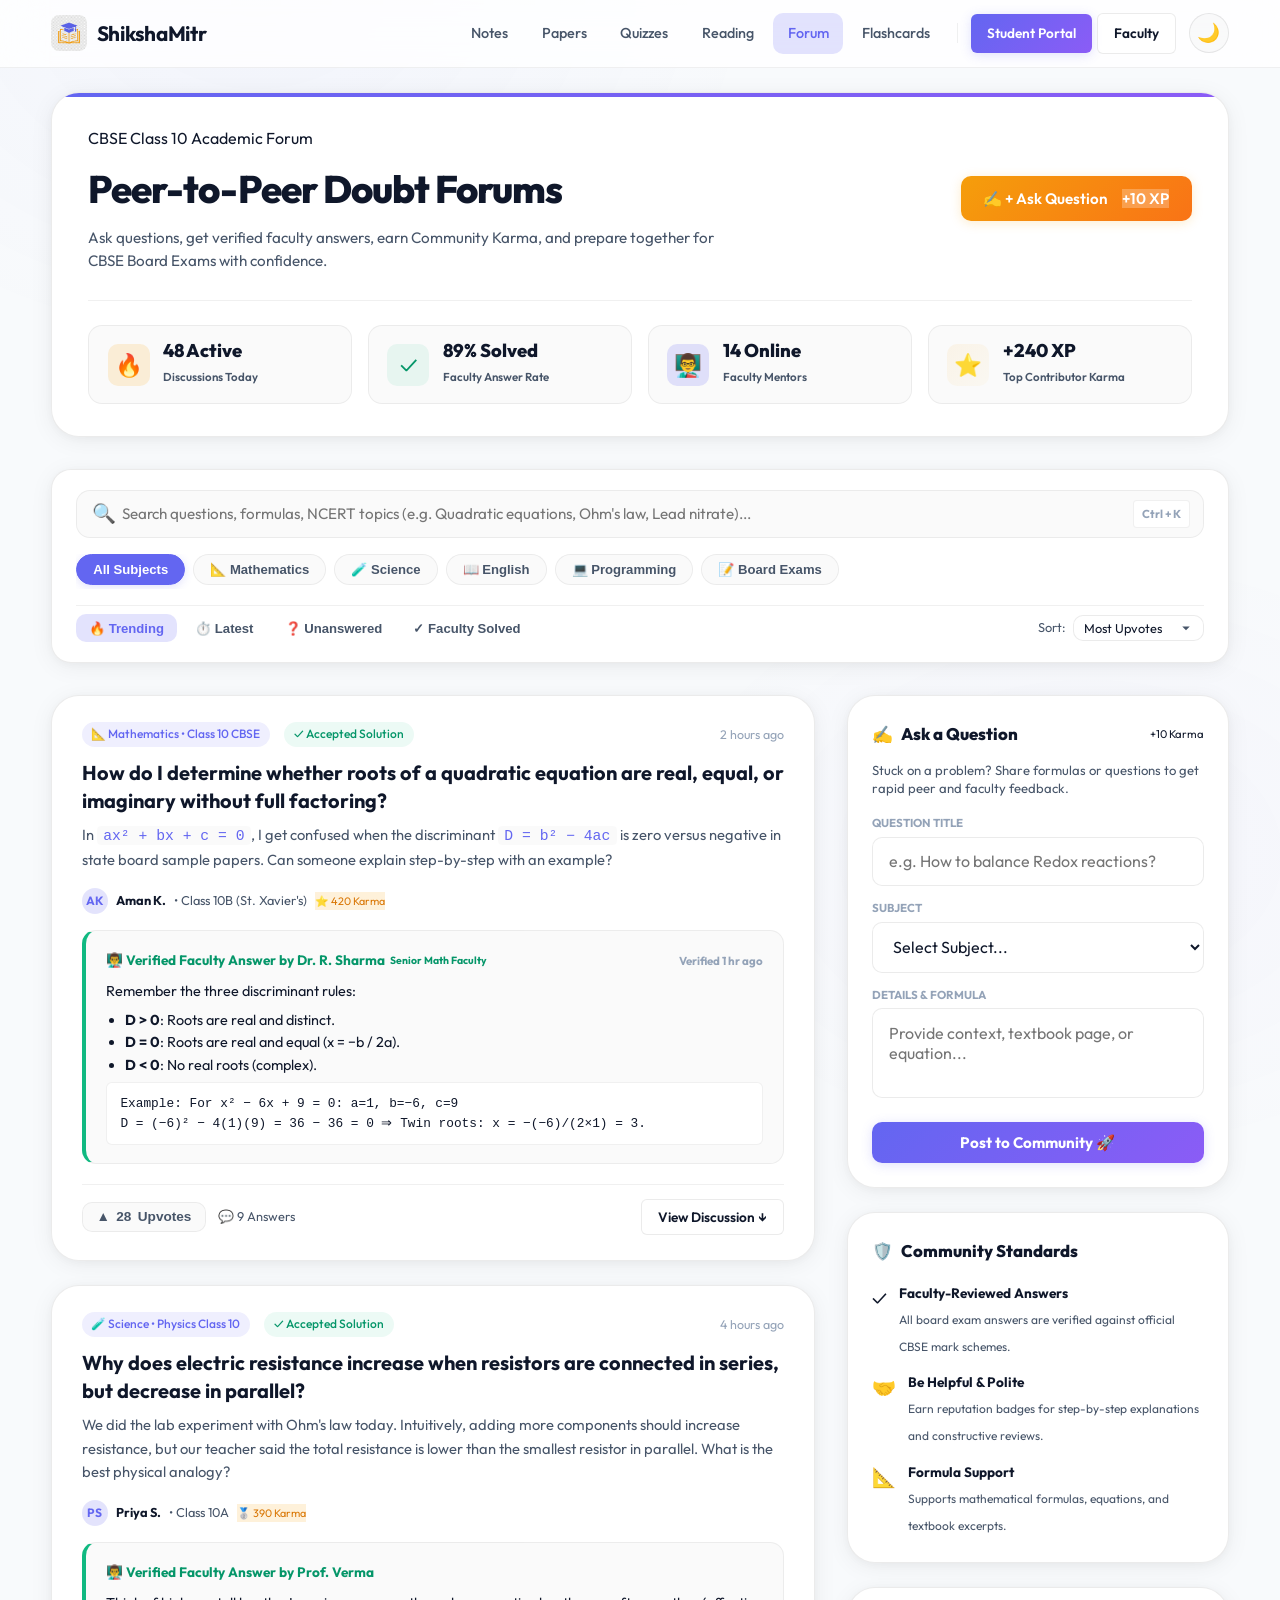
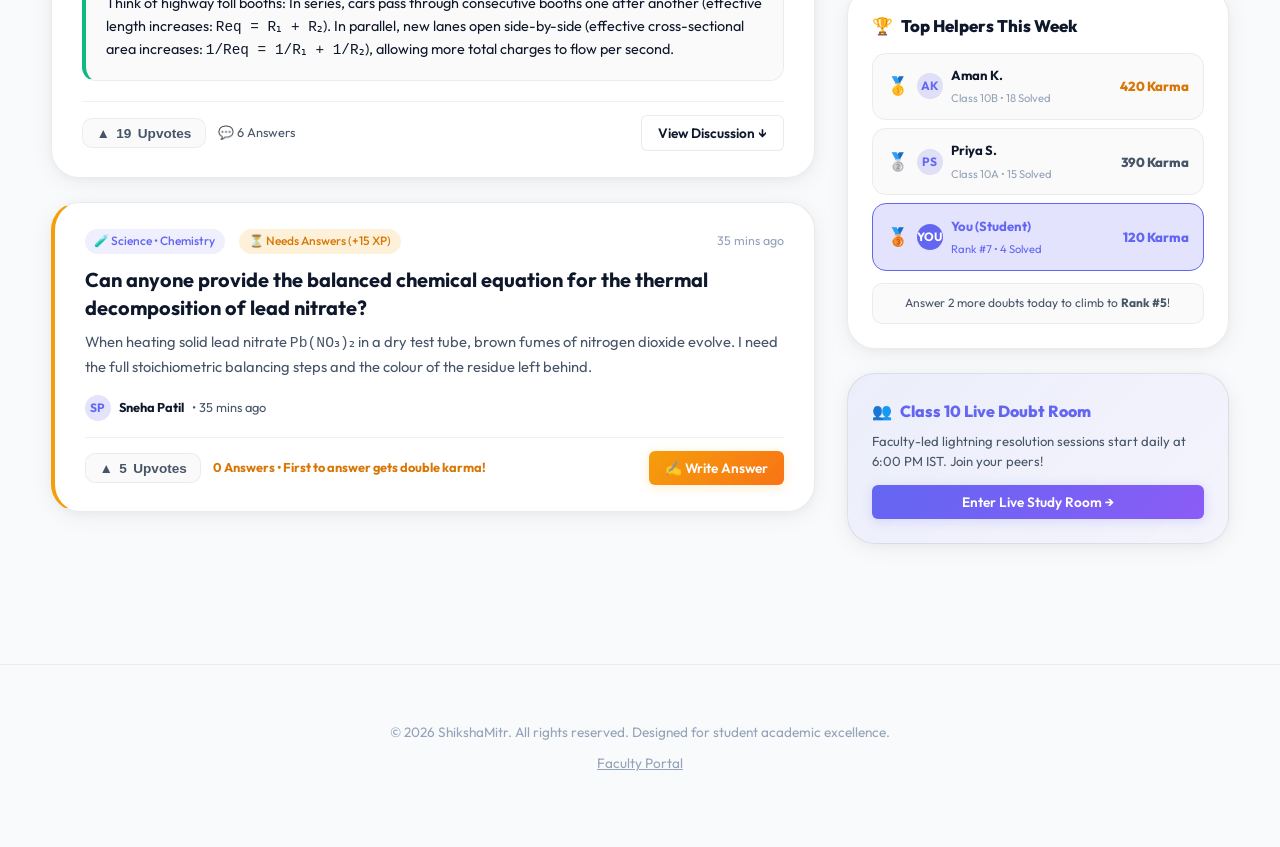
<file: frontend/forum.html>
<!DOCTYPE html>
<html lang="en">
<head>
    <!-- Prevent dark mode flash -->
    <script src="js/theme.js"></script>
    <!-- Google tag (gtag.js) -->
    <script async src="https://www.googletagmanager.com/gtag/js?id=G-2N8TR3HLN2"></script>
    <script>
      window.dataLayer = window.dataLayer || [];
      function gtag(){dataLayer.push(arguments);}
      gtag('js', new Date());

      gtag('config', 'G-2N8TR3HLN2');
    </script>
    <meta charset="UTF-8">
    <meta name="viewport" content="width=device-width, initial-scale=1.0, viewport-fit=cover">
    <meta name="description" content="Peer-to-Peer Doubt Forums - ShikshaMitr. Ask questions, get verified faculty answers, earn Community Karma, and prepare together for CBSE Board Exams.">
    <meta name="theme-color" content="#6366F1">
    <meta name="mobile-web-app-capable" content="yes">
    <meta name="apple-mobile-web-app-status-bar-style" content="default">
    <title>Peer-to-Peer Doubt Forums - ShikshaMitr</title>
    <link rel="icon" type="image/png" href="images/logo-icon.png">
    <link rel="apple-touch-icon" href="images/logo-icon.png">
    <link rel="manifest" href="manifest.json">
    <link rel="stylesheet" href="css/style.css">
    <style>
        body {
            background-color: var(--bg-body);
            display: flex;
            flex-direction: column;
            min-height: 100vh;
        }

        .forum-page-wrapper {
            flex: 1;
            padding: 1.5rem 0 4rem;
        }

        /* Hero Banner */
        .forum-hero {
            background: var(--bg-card);
            border: 1px solid var(--border-card);
            border-radius: var(--radius-xl);
            padding: 2rem 2.25rem;
            box-shadow: var(--shadow-card);
            margin-bottom: 2rem;
            position: relative;
            overflow: hidden;
        }

        .forum-hero::before {
            content: '';
            position: absolute;
            top: 0; left: 0; right: 0;
            height: 4px;
            background: var(--gradient-btn);
        }

        .hero-top-row {
            display: flex;
            align-items: center;
            justify-content: space-between;
            gap: 1.5rem;
            flex-wrap: wrap;
        }

        .hero-title-group h1 {
            font-size: clamp(1.8rem, 4vw, 2.4rem);
            font-weight: 800;
            color: var(--text-primary);
            letter-spacing: -0.025em;
            margin: 0.35rem 0 0.25rem;
        }

        .hero-title-group p {
            color: var(--text-secondary);
            font-size: 0.95rem;
            max-width: 650px;
            margin: 0;
            line-height: 1.5;
        }

        /* Stats Ribbon */
        .stats-ribbon {
            display: grid;
            grid-template-columns: repeat(auto-fit, minmax(180px, 1fr));
            gap: 1rem;
            margin-top: 1.75rem;
            padding-top: 1.5rem;
            border-top: 1px solid var(--border-subtle);
        }

        .stat-ribbon-card {
            display: flex;
            align-items: center;
            gap: 0.85rem;
            background: var(--bg-surface);
            padding: 0.85rem 1.15rem;
            border-radius: var(--radius-md);
            border: 1px solid var(--border-subtle);
            transition: var(--transition-fast);
        }

        .stat-ribbon-card:hover {
            transform: translateY(-2px);
            border-color: rgba(99, 102, 241, 0.3);
        }

        .ribbon-icon-box {
            width: 42px;
            height: 42px;
            border-radius: var(--radius-sm);
            display: flex;
            align-items: center;
            justify-content: center;
            font-size: 1.4rem;
            flex-shrink: 0;
        }

        .ribbon-val {
            font-size: 1.15rem;
            font-weight: 800;
            color: var(--text-primary);
            display: block;
            line-height: 1.2;
        }

        .ribbon-label {
            font-size: 0.72rem;
            color: var(--text-secondary);
            font-weight: 600;
        }

        /* Search & Filter Bar Card */
        .controls-card {
            background: var(--bg-card);
            border: 1px solid var(--border-card);
            border-radius: var(--radius-lg);
            padding: 1.25rem 1.5rem;
            box-shadow: var(--shadow-card);
            margin-bottom: 2rem;
            display: flex;
            flex-direction: column;
            gap: 1rem;
        }

        .search-input-wrapper {
            position: relative;
            display: flex;
            align-items: center;
            width: 100%;
        }

        .search-input-wrapper .search-icon {
            position: absolute;
            left: 1rem;
            font-size: 1.2rem;
            color: var(--text-muted);
            pointer-events: none;
        }

        .forum-search-input {
            width: 100%;
            height: 48px;
            padding: 0.5rem 6.5rem 0.5rem 2.8rem;
            border-radius: var(--radius-md);
            background: var(--bg-surface);
            border: 1.5px solid var(--border-subtle);
            color: var(--text-primary);
            font-size: 0.95rem;
            font-family: inherit;
            transition: var(--transition-fast);
        }

        .forum-search-input:focus {
            outline: none;
            border-color: var(--primary);
            background: var(--bg-card);
            box-shadow: 0 0 0 3px var(--primary-glow);
        }

        .search-shortcut-badge {
            position: absolute;
            right: 0.85rem;
            font-size: 0.72rem;
            font-weight: 700;
            background: var(--bg-card);
            border: 1px solid var(--border-subtle);
            padding: 0.2rem 0.5rem;
            border-radius: 4px;
            color: var(--text-muted);
            display: none;
        }

        @media (min-width: 640px) {
            .search-shortcut-badge { display: flex; align-items: center; gap: 2px; }
        }

        /* Subject Pills Row */
        .subject-pills-row {
            display: flex;
            align-items: center;
            gap: 0.5rem;
            overflow-x: auto;
            padding-bottom: 0.25rem;
            scrollbar-width: none;
        }

        .subject-pills-row::-webkit-scrollbar {
            display: none;
        }

        .subject-pill {
            display: inline-flex;
            align-items: center;
            gap: 0.4rem;
            padding: 0.45rem 1rem;
            border-radius: 50px;
            font-size: 0.82rem;
            font-weight: 600;
            background: var(--bg-surface);
            color: var(--text-secondary);
            border: 1px solid var(--border-subtle);
            cursor: pointer;
            white-space: nowrap;
            transition: var(--transition-fast);
        }

        .subject-pill:hover {
            border-color: var(--primary);
            color: var(--text-primary);
        }

        .subject-pill.active {
            background: var(--primary);
            color: #ffffff;
            border-color: var(--primary);
            font-weight: 700;
            box-shadow: 0 2px 8px var(--primary-glow);
        }

        /* Filter Tabs & Sort Row */
        .tabs-sort-row {
            display: flex;
            align-items: center;
            justify-content: space-between;
            gap: 1rem;
            flex-wrap: wrap;
            padding-top: 0.5rem;
            border-top: 1px solid var(--border-subtle);
        }

        .tab-buttons-group {
            display: flex;
            align-items: center;
            gap: 0.35rem;
            overflow-x: auto;
        }

        .tab-btn {
            background: transparent;
            border: none;
            padding: 0.4rem 0.8rem;
            border-radius: var(--radius-sm);
            font-size: 0.82rem;
            font-weight: 600;
            color: var(--text-secondary);
            cursor: pointer;
            transition: var(--transition-fast);
            white-space: nowrap;
            display: inline-flex;
            align-items: center;
            gap: 0.35rem;
        }

        .tab-btn:hover {
            background: var(--bg-surface);
            color: var(--text-primary);
        }

        .tab-btn.active {
            background: var(--primary-glow);
            color: var(--primary);
            font-weight: 700;
        }

        /* Main Workspace 2-Column Grid */
        .forum-main-grid {
            display: grid;
            grid-template-columns: 1fr;
            gap: 2rem;
            align-items: start;
        }

        @media (min-width: 1024px) {
            .forum-main-grid {
                grid-template-columns: 8fr 4fr;
            }
        }

        /* Post Card */
        .post-card {
            background: var(--bg-card);
            border: 1px solid var(--border-card);
            border-radius: var(--radius-xl);
            padding: 1.6rem 1.85rem;
            margin-bottom: 1.5rem;
            box-shadow: var(--shadow-card);
            transition: transform 0.2s ease, box-shadow 0.2s ease, border-color 0.2s ease;
            position: relative;
        }

        .post-card:hover {
            transform: translateY(-2px);
            border-color: rgba(99, 102, 241, 0.3);
            box-shadow: var(--shadow-card-hover);
        }

        .post-card.unanswered-card {
            border-left: 4px solid #F59E0B;
        }

        .post-top-meta {
            display: flex;
            align-items: center;
            justify-content: space-between;
            gap: 0.75rem;
            margin-bottom: 0.75rem;
            flex-wrap: wrap;
        }

        .post-card-title {
            font-size: 1.25rem;
            font-weight: 700;
            color: var(--text-primary);
            margin: 0 0 0.5rem;
            line-height: 1.4;
            cursor: pointer;
            transition: color 0.15s ease;
        }

        .post-card-title:hover {
            color: var(--primary);
        }

        .post-body-snippet {
            color: var(--text-secondary);
            font-size: 0.92rem;
            line-height: 1.6;
            margin-bottom: 1rem;
        }

        .author-badge-row {
            display: flex;
            align-items: center;
            gap: 0.5rem;
            font-size: 0.8rem;
            color: var(--text-secondary);
            margin-bottom: 1rem;
            flex-wrap: wrap;
        }

        .user-mini-avatar {
            width: 26px;
            height: 26px;
            border-radius: 50%;
            background: var(--primary-glow);
            color: var(--primary);
            font-size: 0.75rem;
            font-weight: 700;
            display: inline-flex;
            align-items: center;
            justify-content: center;
        }

        /* Verified Faculty Answer Box inside Card */
        .verified-solution-box {
            background: var(--bg-surface);
            border-left: 4px solid #10B981;
            border-radius: var(--radius-md);
            padding: 1.15rem 1.25rem;
            margin-bottom: 1.25rem;
            border-top: 1px solid var(--border-subtle);
            border-right: 1px solid var(--border-subtle);
            border-bottom: 1px solid var(--border-subtle);
        }

        .verified-solution-header {
            display: flex;
            align-items: center;
            justify-content: space-between;
            gap: 0.5rem;
            font-size: 0.85rem;
            font-weight: 700;
            color: #059669;
            margin-bottom: 0.5rem;
            flex-wrap: wrap;
        }

        .verified-solution-body {
            font-size: 0.9rem;
            color: var(--text-primary);
            line-height: 1.55;
        }

        /* Post Action Footer */
        .post-action-footer {
            display: flex;
            align-items: center;
            justify-content: space-between;
            gap: 0.75rem;
            padding-top: 0.85rem;
            border-top: 1px solid var(--border-subtle);
            flex-wrap: wrap;
        }

        .upvote-btn {
            display: inline-flex;
            align-items: center;
            gap: 0.4rem;
            padding: 0.4rem 0.85rem;
            border-radius: var(--radius-sm);
            background: var(--bg-surface);
            border: 1px solid var(--border-subtle);
            color: var(--text-secondary);
            font-size: 0.85rem;
            font-weight: 700;
            cursor: pointer;
            transition: var(--transition-fast);
        }

        .upvote-btn:hover, .upvote-btn.voted {
            background: var(--primary-glow);
            color: var(--primary);
            border-color: var(--primary);
        }

        /* Replies Accordion Section */
        .reply-section {
            margin-top: 1.25rem;
            padding-top: 1.25rem;
            border-top: 1px solid var(--border-subtle);
            display: none;
        }

        .reply-card {
            background: var(--bg-surface);
            padding: 1rem 1.25rem;
            border-radius: var(--radius-md);
            margin-bottom: 0.75rem;
            border: 1px solid var(--border-subtle);
        }

        .reply-card.verified {
            border-left: 4px solid #10B981;
            background: var(--status-ok-bg);
        }

        .reply-input-group {
            display: flex;
            gap: 0.75rem;
            margin-top: 1rem;
            flex-wrap: wrap;
        }

        .reply-input-group input {
            flex: 1;
            min-width: 200px;
        }

        /* Sidebar Cards */
        .sidebar-card {
            background: var(--bg-card);
            border: 1px solid var(--border-card);
            border-radius: var(--radius-xl);
            padding: 1.5rem;
            box-shadow: var(--shadow-card);
            margin-bottom: 1.5rem;
        }

        .sidebar-card-title {
            font-size: 1.05rem;
            font-weight: 800;
            color: var(--text-primary);
            margin: 0 0 1rem;
            display: flex;
            align-items: center;
            gap: 0.5rem;
        }

        /* Leaderboard helper items */
        .leader-item {
            display: flex;
            align-items: center;
            justify-content: space-between;
            padding: 0.65rem 0.85rem;
            border-radius: var(--radius-md);
            background: var(--bg-surface);
            border: 1px solid var(--border-subtle);
            margin-bottom: 0.5rem;
            font-size: 0.82rem;
        }

        .leader-item.highlight-me {
            background: var(--primary-glow);
            border-color: var(--primary);
        }

        /* Mobile Adjustments */
        @media (max-width: 768px) {
            body {
                padding-bottom: calc(75px + env(safe-area-inset-bottom, 0px));
            }

            .forum-page-wrapper {
                padding: 1rem 0 5rem;
            }

            .forum-hero {
                padding: 1.25rem 1rem;
                border-radius: var(--radius-lg);
                margin-bottom: 1.25rem;
            }

            .stats-ribbon {
                grid-template-columns: 1fr 1fr;
                gap: 0.75rem;
            }

            .controls-card {
                padding: 1rem;
                border-radius: var(--radius-lg);
                margin-bottom: 1.25rem;
            }

            .post-card {
                padding: 1.25rem 1rem;
                border-radius: var(--radius-lg);
            }

            .post-card-title {
                font-size: 1.1rem;
            }

            .sidebar-card {
                padding: 1.25rem 1rem;
                border-radius: var(--radius-lg);
            }

            .forum-search-input, 
            .form-control {
                font-size: 16px !important; /* Prevents auto-zoom on iOS */
            }

            .reply-input-group button {
                width: 100%;
                min-height: 44px;
            }
        }

        @media (max-width: 480px) {
            .stats-ribbon {
                grid-template-columns: 1fr;
            }
        }
    </style>
</head>
<body>
    <header>
        <div class="container header-container">
            <a href="index.html" class="logo-link">
                <img src="images/logo-icon.png" alt="ShikshaMitr" class="header-logo">
                <span class="logo-text">ShikshaMitr</span>
            </a>
            <nav class="nav-links">
                <a href="materials.html?type=notes" class="nav-link">Notes</a>
                <a href="materials.html?type=board_paper" class="nav-link">Papers</a>
                <a href="quiz.html" class="nav-link">Quizzes</a>
                <a href="reading.html" class="nav-link">Reading</a>
                <a href="forum.html" class="nav-link active">Forum</a>
                <a href="flashcards.html" class="nav-link">Flashcards</a>
                <div style="width: 1px; height: 20px; background: var(--border-subtle); margin: 0 0.5rem;"></div>
                <a href="student-login.html" class="btn btn-primary btn-sm">Student Portal</a>
                <a href="faculty.html" class="btn btn-ghost btn-sm">Faculty</a>
                <button id="theme-toggle-btn" class="theme-toggle" aria-label="Toggle theme">🌙</button>
            </nav>
        </div>
    </header>

    <main class="container forum-page-wrapper">
        <!-- Community Hero Banner & Metrics -->
        <section class="forum-hero">
            <div class="hero-top-row">
                <div class="hero-title-group">
                    <span class="class-badge">CBSE Class 10 Academic Forum</span>
                    <h1>Peer-to-Peer Doubt Forums</h1>
                    <p>Ask questions, get verified faculty answers, earn Community Karma, and prepare together for CBSE Board Exams with confidence.</p>
                </div>
                <button id="trigger-ask-btn" class="btn btn-accent" style="padding: 0.8rem 1.4rem; font-size: 0.95rem;">
                    <span>✍️ + Ask Question</span>
                    <span class="class-badge" style="background: rgba(255,255,255,0.25); color: #fff; margin-left: 0.4rem;">+10 XP</span>
                </button>
            </div>

            <!-- Stats Ribbon -->
            <div class="stats-ribbon">
                <div class="stat-ribbon-card">
                    <div class="ribbon-icon-box" style="background: rgba(245, 158, 11, 0.15); color: #D97706;">🔥</div>
                    <div>
                        <span class="ribbon-val">48 Active</span>
                        <span class="ribbon-label">Discussions Today</span>
                    </div>
                </div>

                <div class="stat-ribbon-card">
                    <div class="ribbon-icon-box" style="background: var(--status-ok-bg); color: #059669;">✓</div>
                    <div>
                        <span class="ribbon-val">89% Solved</span>
                        <span class="ribbon-label">Faculty Answer Rate</span>
                    </div>
                </div>

                <div class="stat-ribbon-card">
                    <div class="ribbon-icon-box" style="background: var(--primary-glow); color: var(--primary);">👨‍🏫</div>
                    <div>
                        <span class="ribbon-val">14 Online</span>
                        <span class="ribbon-label">Faculty Mentors</span>
                    </div>
                </div>

                <div class="stat-ribbon-card">
                    <div class="ribbon-icon-box" style="background: var(--gradient-card-2); color: #D97706;">⭐</div>
                    <div>
                        <span class="ribbon-val">+240 XP</span>
                        <span class="ribbon-label">Top Contributor Karma</span>
                    </div>
                </div>
            </div>
        </section>

        <!-- Search, Filter & Controls Bar -->
        <section class="controls-card">
            <!-- Search Bar -->
            <div class="search-input-wrapper">
                <span class="search-icon">🔍</span>
                <input type="text" id="forum-search-input" class="forum-search-input" placeholder="Search questions, formulas, NCERT topics (e.g. Quadratic equations, Ohm's law, Lead nitrate)...">
                <div class="search-shortcut-badge">
                    <span>Ctrl</span>
                    <span>+</span>
                    <span>K</span>
                </div>
            </div>

            <!-- Subject Filter Pills -->
            <div class="subject-pills-row" id="subject-filters">
                <button class="subject-pill active" data-subject="all" type="button">All Subjects</button>
                <button class="subject-pill" data-subject="Mathematics" type="button">📐 Mathematics</button>
                <button class="subject-pill" data-subject="Science" type="button">🧪 Science</button>
                <button class="subject-pill" data-subject="English" type="button">📖 English</button>
                <button class="subject-pill" data-subject="Coding" type="button">💻 Programming</button>
                <button class="subject-pill" data-subject="Exams" type="button">📝 Board Exams</button>
            </div>

            <!-- Filter Tabs & Sort Row -->
            <div class="tabs-sort-row">
                <div class="tab-buttons-group">
                    <button class="tab-btn active" data-tab="trending" type="button">🔥 Trending</button>
                    <button class="tab-btn" data-tab="latest" type="button">⏱️ Latest</button>
                    <button class="tab-btn" data-tab="unanswered" type="button">❓ Unanswered</button>
                    <button class="tab-btn" data-tab="faculty" type="button">✓ Faculty Solved</button>
                </div>
                <div style="display: flex; align-items: center; gap: 0.5rem; font-size: 0.8rem; color: var(--text-secondary);">
                    <span>Sort:</span>
                    <select id="forum-sort-select" class="filter-select" style="padding: 0.25rem 1.8rem 0.25rem 0.65rem; font-size: 0.8rem;">
                        <option value="upvotes">Most Upvotes</option>
                        <option value="recent">Recently Active</option>
                        <option value="views">Most Viewed</option>
                    </select>
                </div>
            </div>
        </section>

        <!-- Main Workspace 2-Column Grid -->
        <div class="forum-main-grid">
            <!-- ================= LEFT / FEED COLUMN (8 cols) ================= -->
            <div class="feed-column">
                <!-- Feed of Discussions (Dynamic Backend Posts + Curated Questions) -->
                <div id="posts-list">
                    <!-- Post Card 1: Mathematics with Verified Faculty Answer -->
                    <article class="post-card" data-subject="Mathematics" data-status="solved">
                        <div class="post-top-meta">
                            <div style="display: flex; gap: 0.5rem; align-items: center; flex-wrap: wrap;">
                                <span class="badge badge-standard">📐 Mathematics • Class 10 CBSE</span>
                                <span class="badge" style="background: var(--status-ok-bg); color: var(--status-ok-text);">✓ Accepted Solution</span>
                            </div>
                            <span style="font-size: 0.78rem; color: var(--text-muted);">2 hours ago</span>
                        </div>
                        <h2 class="post-card-title" onclick="toggleReplies('sample-post-1')">
                            How do I determine whether roots of a quadratic equation are real, equal, or imaginary without full factoring?
                        </h2>
                        <p class="post-body-snippet">
                            In <code style="background: var(--bg-surface); padding: 0.1rem 0.4rem; border-radius: 4px; color: var(--primary);">ax² + bx + c = 0</code>, I get confused when the discriminant <code style="background: var(--bg-surface); padding: 0.1rem 0.4rem; border-radius: 4px; color: var(--primary);">D = b² − 4ac</code> is zero versus negative in state board sample papers. Can someone explain step-by-step with an example?
                        </p>
                        <div class="author-badge-row">
                            <span class="user-mini-avatar">AK</span>
                            <strong style="color: var(--text-primary);">Aman K.</strong>
                            <span>• Class 10B (St. Xavier's)</span>
                            <span class="class-badge" style="background: rgba(245, 158, 11, 0.15); color: #D97706; font-size: 0.68rem;">⭐ 420 Karma</span>
                        </div>

                        <!-- Verified Faculty Solution Box -->
                        <div class="verified-solution-box">
                            <div class="verified-solution-header">
                                <span style="display: flex; align-items: center; gap: 0.35rem;">
                                    <span>👨‍🏫 Verified Faculty Answer by Dr. R. Sharma</span>
                                    <span class="class-badge" style="font-size: 0.65rem;">Senior Math Faculty</span>
                                </span>
                                <span style="font-size: 0.72rem; color: var(--text-muted);">Verified 1 hr ago</span>
                            </div>
                            <div class="verified-solution-body">
                                Remember the three discriminant rules:
                                <ul style="margin: 0.4rem 0 0.4rem 1.2rem; padding: 0;">
                                    <li><strong>D &gt; 0</strong>: Roots are real and distinct.</li>
                                    <li><strong>D = 0</strong>: Roots are real and equal (x = −b / 2a).</li>
                                    <li><strong>D &lt; 0</strong>: No real roots (complex).</li>
                                </ul>
                                <div style="background: var(--bg-card); padding: 0.65rem 0.85rem; border-radius: 6px; font-family: monospace; font-size: 0.8rem; margin-top: 0.4rem; border: 1px solid var(--border-subtle);">
                                    Example: For x² − 6x + 9 = 0: a=1, b=−6, c=9<br>
                                    D = (−6)² − 4(1)(9) = 36 − 36 = 0 ⇒ Twin roots: x = −(−6)/(2×1) = 3.
                                </div>
                            </div>
                        </div>

                        <!-- Post Actions Footer -->
                        <div class="post-action-footer">
                            <div style="display: flex; align-items: center; gap: 0.75rem;">
                                <button class="upvote-btn" onclick="upvotePost(this)" type="button">
                                    <span>▲</span>
                                    <span class="vote-count">28</span>
                                    <span>Upvotes</span>
                                </button>
                                <span style="font-size: 0.8rem; color: var(--text-secondary); cursor: pointer;" onclick="toggleReplies('sample-post-1')">
                                    💬 9 Answers
                                </span>
                                <span style="font-size: 0.8rem; color: var(--text-muted);" class="hidden sm:inline">
                                    👁️ 342 Views
                                </span>
                            </div>
                            <button class="btn btn-ghost btn-sm" onclick="toggleReplies('sample-post-1')">View Discussion ↓</button>
                        </div>

                        <!-- Reply Drawer -->
                        <div id="replies-sample-post-1" class="reply-section">
                            <div class="reply-card">
                                <div style="font-size: 0.75rem; color: var(--text-muted); margin-bottom: 0.25rem;">
                                    <strong style="color: var(--text-primary);">Priya S.</strong> • 1 hour ago
                                </div>
                                <p style="margin: 0; font-size: 0.88rem; color: var(--text-secondary);">
                                    Also remember that if D is a perfect square, the roots are rational! That was asked in the 2024 board question paper.
                                </p>
                            </div>
                            <div class="reply-input-group">
                                <input type="text" id="reply-input-sample-post-1" class="form-control" placeholder="Write an answer or reply..." style="font-size: 16px;">
                                <button class="btn btn-primary btn-sm" onclick="submitSampleReply('sample-post-1')">Reply</button>
                            </div>
                        </div>
                    </article>

                    <!-- Post Card 2: Science Physics Resistors in Series vs Parallel -->
                    <article class="post-card" data-subject="Science" data-status="solved">
                        <div class="post-top-meta">
                            <div style="display: flex; gap: 0.5rem; align-items: center; flex-wrap: wrap;">
                                <span class="badge badge-standard">🧪 Science • Physics Class 10</span>
                                <span class="badge" style="background: var(--status-ok-bg); color: var(--status-ok-text);">✓ Accepted Solution</span>
                            </div>
                            <span style="font-size: 0.78rem; color: var(--text-muted);">4 hours ago</span>
                        </div>
                        <h2 class="post-card-title" onclick="toggleReplies('sample-post-2')">
                            Why does electric resistance increase when resistors are connected in series, but decrease in parallel?
                        </h2>
                        <p class="post-body-snippet">
                            We did the lab experiment with Ohm's law today. Intuitively, adding more components should increase resistance, but our teacher said the total resistance is lower than the smallest resistor in parallel. What is the best physical analogy?
                        </p>
                        <div class="author-badge-row">
                            <span class="user-mini-avatar">PS</span>
                            <strong style="color: var(--text-primary);">Priya S.</strong>
                            <span>• Class 10A</span>
                            <span class="class-badge" style="background: rgba(245, 158, 11, 0.15); color: #D97706; font-size: 0.68rem;">🥈 390 Karma</span>
                        </div>

                        <!-- Verified Faculty Snippet -->
                        <div class="verified-solution-box">
                            <div class="verified-solution-header">
                                <span>👨‍🏫 Verified Faculty Answer by Prof. Verma</span>
                            </div>
                            <div class="verified-solution-body">
                                Think of highway toll booths: In series, cars pass through consecutive booths one after another (effective length increases: <code>Req = R₁ + R₂</code>). In parallel, new lanes open side-by-side (effective cross-sectional area increases: <code>1/Req = 1/R₁ + 1/R₂</code>), allowing more total charges to flow per second.
                            </div>
                        </div>

                        <div class="post-action-footer">
                            <div style="display: flex; align-items: center; gap: 0.75rem;">
                                <button class="upvote-btn" onclick="upvotePost(this)" type="button">
                                    <span>▲</span>
                                    <span class="vote-count">19</span>
                                    <span>Upvotes</span>
                                </button>
                                <span style="font-size: 0.8rem; color: var(--text-secondary); cursor: pointer;" onclick="toggleReplies('sample-post-2')">
                                    💬 6 Answers
                                </span>
                            </div>
                            <button class="btn btn-ghost btn-sm" onclick="toggleReplies('sample-post-2')">View Discussion ↓</button>
                        </div>

                        <div id="replies-sample-post-2" class="reply-section">
                            <div class="reply-input-group">
                                <input type="text" id="reply-input-sample-post-2" class="form-control" placeholder="Write a reply..." style="font-size: 16px;">
                                <button class="btn btn-primary btn-sm" onclick="submitSampleReply('sample-post-2')">Reply</button>
                            </div>
                        </div>
                    </article>

                    <!-- Post Card 3: Unanswered / High Bounty Doubt -->
                    <article class="post-card unanswered-card" data-subject="Science" data-status="unanswered">
                        <div class="post-top-meta">
                            <div style="display: flex; gap: 0.5rem; align-items: center; flex-wrap: wrap;">
                                <span class="badge badge-standard">🧪 Science • Chemistry</span>
                                <span class="badge" style="background: rgba(245, 158, 11, 0.15); color: #D97706;">⏳ Needs Answers (+15 XP)</span>
                            </div>
                            <span style="font-size: 0.78rem; color: var(--text-muted);">35 mins ago</span>
                        </div>
                        <h2 class="post-card-title" onclick="toggleReplies('sample-post-3')">
                            Can anyone provide the balanced chemical equation for the thermal decomposition of lead nitrate?
                        </h2>
                        <p class="post-body-snippet">
                            When heating solid lead nitrate <code>Pb(NO₃)₂</code> in a dry test tube, brown fumes of nitrogen dioxide evolve. I need the full stoichiometric balancing steps and the colour of the residue left behind.
                        </p>
                        <div class="author-badge-row">
                            <span class="user-mini-avatar">SP</span>
                            <strong style="color: var(--text-primary);">Sneha Patil</strong>
                            <span>• 35 mins ago</span>
                        </div>

                        <div class="post-action-footer">
                            <div style="display: flex; align-items: center; gap: 0.75rem;">
                                <button class="upvote-btn" onclick="upvotePost(this)" type="button">
                                    <span>▲</span>
                                    <span class="vote-count">5</span>
                                    <span>Upvotes</span>
                                </button>
                                <span style="font-size: 0.8rem; color: #D97706; font-weight: 700;">
                                    0 Answers • First to answer gets double karma!
                                </span>
                            </div>
                            <button class="btn btn-accent btn-sm" onclick="toggleReplies('sample-post-3')">✍️ Write Answer</button>
                        </div>

                        <div id="replies-sample-post-3" class="reply-section">
                            <div class="reply-input-group">
                                <input type="text" id="reply-input-sample-post-3" class="form-control" placeholder="Write balanced equation..." style="font-size: 16px;">
                                <button class="btn btn-primary btn-sm" onclick="submitSampleReply('sample-post-3')">Submit Answer</button>
                            </div>
                        </div>
                    </article>
                </div>
            </div>

            <!-- ================= RIGHT / SIDEBAR COLUMN (4 cols) ================= -->
            <aside class="sidebar-column">
                <!-- 1. Quick 'Ask a Question' Form Card -->
                <div class="sidebar-card" id="ask-drawer">
                    <div style="display: flex; align-items: center; justify-content: space-between; margin-bottom: 0.75rem;">
                        <h3 class="sidebar-card-title" style="margin: 0;">
                            <span>✍️</span>
                            <span>Ask a Question</span>
                        </h3>
                        <span class="class-badge" style="font-size: 0.7rem;">+10 Karma</span>
                    </div>
                    <p style="font-size: 0.82rem; color: var(--text-secondary); margin: 0 0 1rem; line-height: 1.4;">
                        Stuck on a problem? Share formulas or questions to get rapid peer and faculty feedback.
                    </p>

                    <form id="new-post-form" style="display: flex; flex-direction: column; gap: 0.75rem;">
                        <div>
                            <label style="font-size: 0.72rem; font-weight: 700; text-transform: uppercase; color: var(--text-muted); display: block; margin-bottom: 0.25rem;">Question Title</label>
                            <input type="text" id="post-title" placeholder="e.g. How to balance Redox reactions?" required class="form-control" style="font-size: 16px;">
                        </div>

                        <div>
                            <label style="font-size: 0.72rem; font-weight: 700; text-transform: uppercase; color: var(--text-muted); display: block; margin-bottom: 0.25rem;">Subject</label>
                            <select id="post-subject" required class="form-control" style="font-size: 16px;">
                                <option value="" disabled selected>Select Subject...</option>
                                <option value="Mathematics">📐 Mathematics</option>
                                <option value="Science">🧪 Science (Phy/Chem/Bio)</option>
                                <option value="English">📖 English &amp; Literature</option>
                                <option value="Coding">💻 Computer Applications</option>
                                <option value="Exams">📝 Board Exam Strategy</option>
                            </select>
                        </div>

                        <div>
                            <label style="font-size: 0.72rem; font-weight: 700; text-transform: uppercase; color: var(--text-muted); display: block; margin-bottom: 0.25rem;">Details &amp; Formula</label>
                            <textarea id="post-content" placeholder="Provide context, textbook page, or equation..." rows="3" required class="form-control" style="font-size: 16px; resize: none;"></textarea>
                        </div>

                        <button type="submit" class="btn btn-primary" style="width: 100%; margin-top: 0.25rem; font-weight: 700;">
                            Post to Community 🚀
                        </button>
                    </form>
                </div>

                <!-- 2. Community Standards & Verification -->
                <div class="sidebar-card">
                    <h3 class="sidebar-card-title">
                        <span>🛡️</span>
                        <span>Community Standards</span>
                    </h3>
                    <div style="display: flex; flex-direction: column; gap: 0.75rem;">
                        <div style="display: flex; gap: 0.75rem; align-items: flex-start;">
                            <span style="font-size: 1.2rem;">✓</span>
                            <div>
                                <strong style="font-size: 0.85rem; color: var(--text-primary); display: block;">Faculty-Reviewed Answers</strong>
                                <small style="color: var(--text-secondary); font-size: 0.75rem;">All board exam answers are verified against official CBSE mark schemes.</small>
                            </div>
                        </div>

                        <div style="display: flex; gap: 0.75rem; align-items: flex-start;">
                            <span style="font-size: 1.2rem;">🤝</span>
                            <div>
                                <strong style="font-size: 0.85rem; color: var(--text-primary); display: block;">Be Helpful &amp; Polite</strong>
                                <small style="color: var(--text-secondary); font-size: 0.75rem;">Earn reputation badges for step-by-step explanations and constructive reviews.</small>
                            </div>
                        </div>

                        <div style="display: flex; gap: 0.75rem; align-items: flex-start;">
                            <span style="font-size: 1.2rem;">📐</span>
                            <div>
                                <strong style="font-size: 0.85rem; color: var(--text-primary); display: block;">Formula Support</strong>
                                <small style="color: var(--text-secondary); font-size: 0.75rem;">Supports mathematical formulas, equations, and textbook excerpts.</small>
                            </div>
                        </div>
                    </div>
                </div>

                <!-- 3. Top Helpers This Week (Leaderboard) -->
                <div class="sidebar-card">
                    <div style="display: flex; align-items: center; justify-content: space-between; margin-bottom: 0.75rem;">
                        <h3 class="sidebar-card-title" style="margin: 0;">
                            <span>🏆</span>
                            <span>Top Helpers This Week</span>
                        </h3>
                    </div>

                    <div class="leader-item">
                        <div style="display: flex; align-items: center; gap: 0.5rem;">
                            <span style="font-size: 1.1rem;">🥇</span>
                            <span class="user-mini-avatar">AK</span>
                            <div>
                                <strong style="color: var(--text-primary); display: block;">Aman K.</strong>
                                <small style="color: var(--text-muted); font-size: 0.7rem;">Class 10B • 18 Solved</small>
                            </div>
                        </div>
                        <span style="font-weight: 800; color: #D97706;">420 Karma</span>
                    </div>

                    <div class="leader-item">
                        <div style="display: flex; align-items: center; gap: 0.5rem;">
                            <span style="font-size: 1.1rem;">🥈</span>
                            <span class="user-mini-avatar">PS</span>
                            <div>
                                <strong style="color: var(--text-primary); display: block;">Priya S.</strong>
                                <small style="color: var(--text-muted); font-size: 0.7rem;">Class 10A • 15 Solved</small>
                            </div>
                        </div>
                        <span style="font-weight: 800; color: var(--text-secondary);">390 Karma</span>
                    </div>

                    <div class="leader-item highlight-me">
                        <div style="display: flex; align-items: center; gap: 0.5rem;">
                            <span style="font-size: 1.1rem;">🥉</span>
                            <span class="user-mini-avatar" style="background: var(--primary); color: #fff;">YOU</span>
                            <div>
                                <strong style="color: var(--primary); display: block;">You (Student)</strong>
                                <small style="color: var(--primary); font-size: 0.7rem;">Rank #7 • 4 Solved</small>
                            </div>
                        </div>
                        <span style="font-weight: 800; color: var(--primary);">120 Karma</span>
                    </div>

                    <div style="margin-top: 0.75rem; padding: 0.6rem; background: var(--bg-surface); border-radius: var(--radius-sm); border: 1px solid var(--border-subtle); font-size: 0.75rem; color: var(--text-secondary); text-align: center;">
                        Answer 2 more doubts today to climb to <strong>Rank #5</strong>!
                    </div>
                </div>

                <!-- 4. Class 10 Live Doubt Room Callout -->
                <div class="sidebar-card" style="background: var(--gradient-card-1);">
                    <div style="display: flex; align-items: center; gap: 0.5rem; color: var(--primary); font-weight: 800; font-size: 1rem; margin-bottom: 0.4rem;">
                        <span>👥</span>
                        <span>Class 10 Live Doubt Room</span>
                    </div>
                    <p style="font-size: 0.82rem; color: var(--text-secondary); margin: 0 0 0.85rem; line-height: 1.5;">
                        Faculty-led lightning resolution sessions start daily at 6:00 PM IST. Join your peers!
                    </p>
                    <button class="btn btn-primary btn-sm" style="width: 100%;" onclick="alert('Connecting to live batch session room...')">Enter Live Study Room →</button>
                </div>
            </aside>
        </div>
    </main>

    <footer>
        <div class="container text-center text-muted" style="padding-top: 1rem; padding-bottom: 2rem;">
            <p>&copy; 2026 ShikshaMitr. All rights reserved. Designed for student academic excellence.</p>
            <p style="margin-top: 0.5rem; font-size: 0.85rem;"><a href="faculty.html" style="color: inherit; text-decoration: underline;">Faculty Portal</a></p>
        </div>
    </footer>

    <!-- Bottom Navigation (Mobile) -->
    <nav class="bottom-nav">
        <a href="index.html" class="bottom-nav-link">
            <span class="bnav-icon">🏠</span>
            <span>Home</span>
        </a>
        <a href="materials.html" class="bottom-nav-link">
            <span class="bnav-icon">📚</span>
            <span>Study</span>
        </a>
        <a href="quiz.html" class="bottom-nav-link">
            <span class="bnav-icon">🎯</span>
            <span>Quiz</span>
        </a>
        <a href="forum.html" class="bottom-nav-link active">
            <span class="bnav-icon">💬</span>
            <span>Forum</span>
        </a>
        <a href="student-dashboard.html" class="bottom-nav-link">
            <span class="bnav-icon">👤</span>
            <span>Profile</span>
        </a>
    </nav>

    <script src="js/ws-client.js"></script>
    <script src="js/forum.js"></script>
    <!-- Bottom Navigation (Mobile) -->
    <nav class="bottom-nav">
        <a href="index.html" class="bottom-nav-link">
            <span class="bnav-icon">🏠</span>
            <span>Home</span>
        </a>
        <a href="materials.html" class="bottom-nav-link">
            <span class="bnav-icon">📚</span>
            <span>Study</span>
        </a>
        <a href="quiz.html" class="bottom-nav-link">
            <span class="bnav-icon">🎯</span>
            <span>Quiz</span>
        </a>
        <a href="forum.html" class="bottom-nav-link active">
            <span class="bnav-icon">💬</span>
            <span>Forum</span>
        </a>
        <a href="student-dashboard.html" class="bottom-nav-link">
            <span class="bnav-icon">👤</span>
            <span>Profile</span>
        </a>
    </nav>
</body>
</html>
</file>
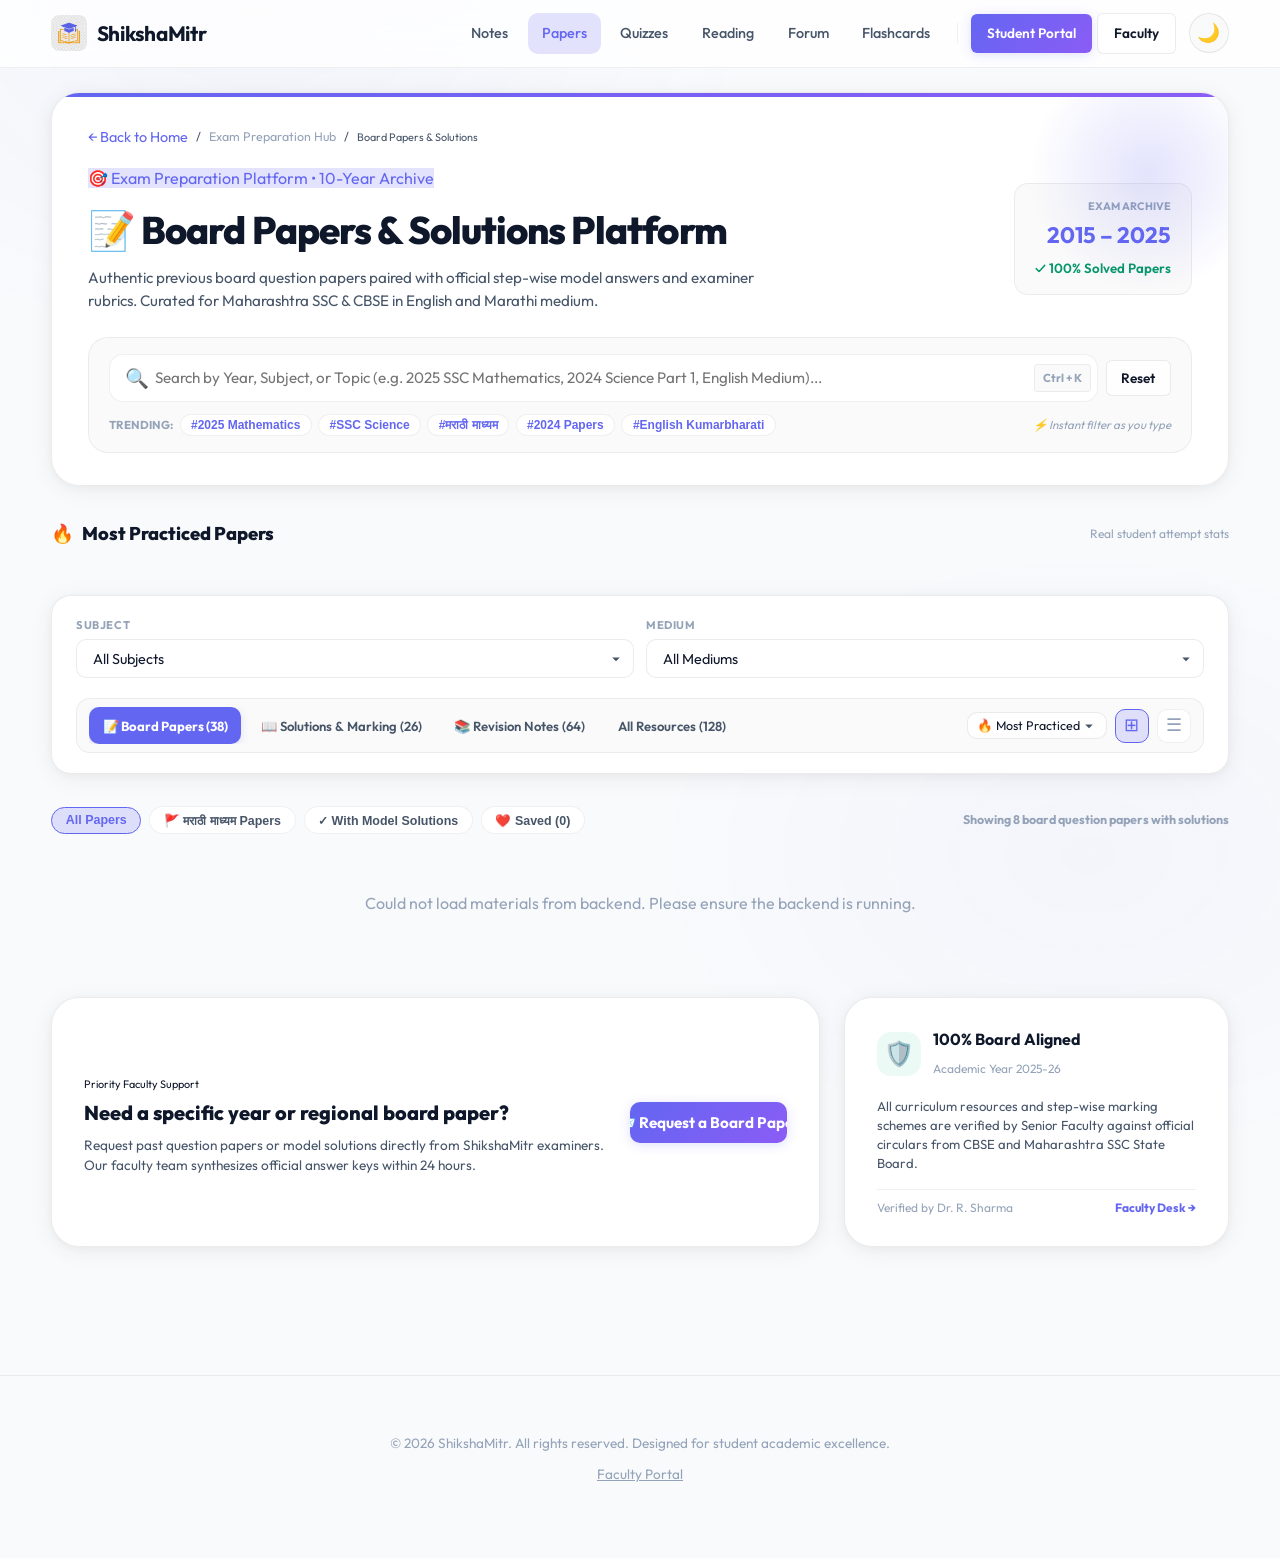
<file: frontend/materials.html>
<!DOCTYPE html>
<html lang="en">
<head>
    <!-- Prevent dark mode flash -->
    <script src="js/theme.js"></script>
    <!-- Google tag (gtag.js) -->
    <script async src="https://www.googletagmanager.com/gtag/js?id=G-2N8TR3HLN2"></script>
    <script>
      window.dataLayer = window.dataLayer || [];
      function gtag(){dataLayer.push(arguments);}
      gtag('js', new Date());

      gtag('config', 'G-2N8TR3HLN2');
    </script>
    <meta charset="UTF-8">
    <meta name="viewport" content="width=device-width, initial-scale=1.0, viewport-fit=cover">
    <meta name="description" content="Board Papers & Exam Preparation Platform - ShikshaMitr. 10-year official question papers with verified step-by-step model solutions for CBSE and Maharashtra SSC in English and Marathi medium.">
    <meta name="theme-color" content="#6366F1">
    <meta name="mobile-web-app-capable" content="yes">
    <meta name="apple-mobile-web-app-status-bar-style" content="default">
    <title>Board Papers &amp; Exam Prep Platform - ShikshaMitr</title>
    <link rel="icon" type="image/png" href="images/logo-icon.png">
    <link rel="apple-touch-icon" href="images/logo-icon.png">
    <link rel="manifest" href="manifest.json">
    <link rel="stylesheet" href="css/style.css">
    <style>
        body {
            background-color: var(--bg-body);
            display: flex;
            flex-direction: column;
            min-height: 100vh;
        }

        .materials-page-wrapper {
            flex: 1;
            padding: 1.5rem 0 4rem;
        }

        /* Top Hero Banner - Exam Platform */
        .materials-hero {
            background: var(--bg-card);
            border: 1px solid var(--border-card);
            border-radius: var(--radius-xl);
            padding: 2rem 2.25rem;
            box-shadow: var(--shadow-card);
            margin-bottom: 2rem;
            position: relative;
            overflow: hidden;
        }

        .materials-hero::before {
            content: '';
            position: absolute;
            top: 0; left: 0; right: 0;
            height: 4px;
            background: var(--gradient-btn);
        }

        .hero-ambient-glow {
            position: absolute;
            top: -40px; right: -40px;
            width: 240px; height: 240px;
            background: radial-gradient(circle, var(--primary-glow) 0%, transparent 70%);
            pointer-events: none;
        }

        .hero-top-row {
            display: flex;
            align-items: center;
            justify-content: space-between;
            gap: 1.5rem;
            flex-wrap: wrap;
            margin-bottom: 1.5rem;
        }

        .hero-title-group h1 {
            font-size: clamp(1.8rem, 4vw, 2.4rem);
            font-weight: 800;
            color: var(--text-primary);
            letter-spacing: -0.025em;
            margin: 0.35rem 0 0.25rem;
        }

        .hero-title-group p {
            color: var(--text-secondary);
            font-size: 0.95rem;
            max-width: 680px;
            margin: 0;
            line-height: 1.5;
        }

        .hero-kpi-badge {
            background: var(--bg-surface);
            border: 1px solid var(--border-subtle);
            border-radius: var(--radius-md);
            padding: 0.85rem 1.25rem;
            text-align: right;
            display: none;
        }

        @media (min-width: 1024px) {
            .hero-kpi-badge { display: block; }
        }

        /* Smart Instant Search Bar */
        .search-container-box {
            background: var(--bg-surface);
            border: 1px solid var(--border-subtle);
            border-radius: var(--radius-lg);
            padding: 1rem 1.25rem;
            display: flex;
            flex-direction: column;
            gap: 0.75rem;
        }

        .search-input-wrapper {
            position: relative;
            display: flex;
            align-items: center;
            width: 100%;
            gap: 0.5rem;
        }

        .search-input-wrapper .search-icon {
            position: absolute;
            left: 1rem;
            font-size: 1.2rem;
            color: var(--text-muted);
            pointer-events: none;
        }

        .global-search-input {
            width: 100%;
            height: 48px;
            padding: 0.5rem 6.5rem 0.5rem 2.8rem;
            border-radius: var(--radius-md);
            background: var(--bg-card);
            border: 1.5px solid var(--border-subtle);
            color: var(--text-primary);
            font-size: 0.95rem;
            font-family: inherit;
            transition: var(--transition-fast);
        }

        .global-search-input:focus {
            outline: none;
            border-color: var(--primary);
            box-shadow: 0 0 0 3px var(--primary-glow);
        }

        .search-shortcut-badge {
            position: absolute;
            right: 5rem;
            font-size: 0.72rem;
            font-weight: 700;
            background: var(--bg-surface);
            border: 1px solid var(--border-subtle);
            padding: 0.2rem 0.5rem;
            border-radius: 4px;
            color: var(--text-muted);
            display: none;
        }

        @media (min-width: 640px) {
            .search-shortcut-badge { display: flex; align-items: center; gap: 2px; }
        }

        .popular-searches-row {
            display: flex;
            align-items: center;
            justify-content: space-between;
            gap: 0.5rem;
            flex-wrap: wrap;
            font-size: 0.78rem;
        }

        .search-pill-btn {
            background: var(--bg-card);
            border: 1px solid var(--border-subtle);
            color: var(--primary);
            border-radius: 50px;
            padding: 0.2rem 0.65rem;
            font-size: 0.75rem;
            font-weight: 600;
            cursor: pointer;
            transition: var(--transition-fast);
        }

        .search-pill-btn:hover {
            background: var(--primary);
            color: #ffffff;
            border-color: var(--primary);
        }

        /* --- "Most Practiced Papers" Strip --- */
        .most-practiced-section {
            margin-bottom: 2rem;
        }

        .section-header-badge {
            display: flex;
            align-items: center;
            justify-content: space-between;
            margin-bottom: 0.85rem;
        }

        .section-header-badge h2 {
            font-size: 1.15rem;
            font-weight: 800;
            color: var(--text-primary);
            margin: 0;
            display: flex;
            align-items: center;
            gap: 0.5rem;
        }

        .practiced-cards-scroll {
            display: grid;
            grid-template-columns: repeat(auto-fill, minmax(260px, 1fr));
            gap: 1rem;
        }

        .practiced-card-mini {
            background: var(--bg-card);
            border: 1.5px solid var(--border-subtle);
            border-radius: var(--radius-lg);
            padding: 1.15rem 1.25rem;
            display: flex;
            flex-direction: column;
            justify-content: space-between;
            gap: 0.75rem;
            box-shadow: var(--shadow-card);
            transition: transform 0.2s ease, border-color 0.2s ease, box-shadow 0.2s ease;
            cursor: pointer;
            position: relative;
            overflow: hidden;
        }

        .practiced-card-mini:hover {
            transform: translateY(-3px);
            border-color: #F59E0B;
            box-shadow: 0 8px 24px rgba(245, 158, 11, 0.12);
        }

        .social-proof-pill {
            background: rgba(245, 158, 11, 0.12);
            color: #D97706;
            font-weight: 700;
            font-size: 0.75rem;
            padding: 0.2rem 0.55rem;
            border-radius: 50px;
            display: inline-flex;
            align-items: center;
            gap: 0.35rem;
            width: fit-content;
        }

        /* Filter Controls Section */
        .filter-controls-card {
            background: var(--bg-card);
            border: 1px solid var(--border-card);
            border-radius: var(--radius-lg);
            padding: 1.25rem 1.5rem;
            box-shadow: var(--shadow-card);
            margin-bottom: 2rem;
            display: flex;
            flex-direction: column;
            gap: 1.25rem;
        }

        .filter-pickers-grid {
            display: grid;
            grid-template-columns: repeat(auto-fit, minmax(150px, 1fr));
            gap: 0.75rem;
        }

        .picker-group {
            display: flex;
            flex-direction: column;
            gap: 0.25rem;
        }

        .picker-label {
            font-size: 0.7rem;
            font-weight: 700;
            text-transform: uppercase;
            letter-spacing: 0.05em;
            color: var(--text-muted);
        }

        /* Type Tabs + View Switcher Bar */
        .tabs-view-bar {
            display: flex;
            align-items: center;
            justify-content: space-between;
            gap: 1rem;
            background: var(--bg-surface);
            padding: 0.5rem 0.75rem;
            border-radius: var(--radius-md);
            border: 1px solid var(--border-subtle);
            flex-wrap: wrap;
        }

        .type-tabs-group {
            display: flex;
            align-items: center;
            gap: 0.35rem;
            overflow-x: auto;
            scrollbar-width: none;
        }

        .type-tabs-group::-webkit-scrollbar {
            display: none;
        }

        .type-tab-btn {
            background: transparent;
            border: none;
            padding: 0.45rem 0.85rem;
            border-radius: var(--radius-sm);
            font-size: 0.82rem;
            font-weight: 600;
            color: var(--text-secondary);
            cursor: pointer;
            transition: var(--transition-fast);
            white-space: nowrap;
            text-decoration: none;
            display: inline-flex;
            align-items: center;
            gap: 0.35rem;
        }

        .type-tab-btn:hover {
            background: var(--bg-card);
            color: var(--text-primary);
        }

        .type-tab-btn.active {
            background: var(--primary);
            color: #ffffff;
            font-weight: 700;
            box-shadow: 0 2px 8px var(--primary-glow);
        }

        .view-switchers-group {
            display: flex;
            align-items: center;
            gap: 0.5rem;
        }

        .view-toggle-btn {
            width: 34px;
            height: 34px;
            border-radius: var(--radius-sm);
            background: var(--bg-card);
            border: 1px solid var(--border-subtle);
            display: flex;
            align-items: center;
            justify-content: center;
            font-size: 1.1rem;
            color: var(--text-muted);
            cursor: pointer;
            transition: var(--transition-fast);
        }

        .view-toggle-btn.active {
            color: var(--primary);
            border-color: var(--primary);
            background: var(--primary-glow);
        }

        /* Discovery Filter Pills */
        .discovery-pills-row {
            display: flex;
            align-items: center;
            justify-content: space-between;
            gap: 0.75rem;
            flex-wrap: wrap;
            margin-bottom: 1.5rem;
        }

        .discovery-pills-group {
            display: flex;
            align-items: center;
            gap: 0.5rem;
            overflow-x: auto;
            scrollbar-width: none;
        }

        .discovery-pills-group::-webkit-scrollbar {
            display: none;
        }

        .discovery-pill {
            padding: 0.35rem 0.85rem;
            border-radius: 50px;
            font-size: 0.78rem;
            font-weight: 600;
            background: var(--bg-card);
            border: 1px solid var(--border-subtle);
            color: var(--text-secondary);
            cursor: pointer;
            white-space: nowrap;
            transition: var(--transition-fast);
        }

        .discovery-pill:hover {
            border-color: var(--primary);
            color: var(--text-primary);
        }

        .discovery-pill.active {
            background: var(--primary-glow);
            color: var(--primary);
            border-color: var(--primary);
            font-weight: 700;
        }

        /* --- Exam Paper Cards Grid --- */
        .materials-grid {
            display: grid;
            grid-template-columns: repeat(auto-fill, minmax(310px, 1fr));
            gap: 1.5rem;
            margin-bottom: 3rem;
            transition: all 0.3s ease;
        }

        .materials-grid.list-view {
            grid-template-columns: 1fr;
        }

        /* Recommended Card Layout: Year + Subject + Solution */
        .exam-paper-card {
            background: var(--bg-card);
            border: 1px solid var(--border-card);
            border-radius: var(--radius-xl);
            padding: 1.6rem 1.85rem;
            box-shadow: var(--shadow-card);
            display: flex;
            flex-direction: column;
            justify-content: space-between;
            gap: 1.15rem;
            transition: transform 0.25s cubic-bezier(0.16, 1, 0.3, 1), box-shadow 0.25s ease, border-color 0.25s ease;
            position: relative;
            overflow: hidden;
        }

        .exam-paper-card::before {
            content: '';
            position: absolute;
            top: 0; left: 0; right: 0;
            height: 4px;
            background: var(--gradient-btn);
        }

        .exam-paper-card:hover {
            transform: translateY(-4px);
            border-color: var(--primary);
            box-shadow: var(--shadow-card-hover);
        }

        .card-top-header {
            display: flex;
            align-items: flex-start;
            justify-content: space-between;
            gap: 0.75rem;
        }

        .paper-year-subject-title {
            font-size: 1.25rem;
            font-weight: 800;
            color: var(--text-primary);
            margin: 0.2rem 0 0.4rem;
            line-height: 1.35;
            letter-spacing: -0.015em;
        }

        .board-medium-tags {
            display: flex;
            align-items: center;
            gap: 0.4rem;
            flex-wrap: wrap;
            margin-bottom: 0.65rem;
        }

        .tag-board {
            font-size: 0.7rem;
            font-weight: 700;
            padding: 0.15rem 0.55rem;
            border-radius: 4px;
            background: var(--bg-surface);
            border: 1px solid var(--border-subtle);
            color: var(--text-primary);
        }

        .tag-medium {
            font-size: 0.7rem;
            font-weight: 700;
            padding: 0.15rem 0.55rem;
            border-radius: 4px;
            background: var(--primary-glow);
            color: var(--primary);
        }

        .tag-marathi {
            background: rgba(245, 158, 11, 0.15);
            color: #D97706;
            border: 1px solid rgba(245, 158, 11, 0.3);
        }

        /* Included Documents Checklist */
        .paper-contents-box {
            background: var(--bg-surface);
            border: 1px solid var(--border-subtle);
            border-radius: var(--radius-md);
            padding: 0.75rem 0.95rem;
            display: flex;
            flex-direction: column;
            gap: 0.4rem;
            font-size: 0.82rem;
        }

        .content-item {
            display: flex;
            align-items: center;
            gap: 0.5rem;
            font-weight: 600;
            color: var(--text-primary);
        }

        .content-item.highlight-sol {
            color: var(--status-ok-text, #059669);
        }

        .paper-specs-row {
            display: flex;
            align-items: center;
            justify-content: space-between;
            font-size: 0.78rem;
            color: var(--text-secondary);
            border-top: 1px dashed var(--border-subtle);
            padding-top: 0.65rem;
            margin-top: 0.25rem;
        }

        .difficulty-badge {
            font-weight: 700;
            padding: 0.15rem 0.45rem;
            border-radius: 4px;
            font-size: 0.72rem;
        }

        .diff-easy { background: rgba(16, 185, 129, 0.12); color: #059669; }
        .diff-medium { background: rgba(245, 158, 11, 0.15); color: #D97706; }
        .diff-hard { background: rgba(239, 68, 68, 0.12); color: #DC2626; }

        .card-social-proof {
            display: flex;
            align-items: center;
            justify-content: space-between;
            font-size: 0.75rem;
            color: var(--text-muted);
            margin-top: 0.25rem;
        }

        .card-action-footer {
            display: flex;
            align-items: center;
            gap: 0.5rem;
            padding-top: 0.85rem;
            border-top: 1px solid var(--border-subtle);
        }

        .card-action-footer .btn-view {
            flex: 1;
            display: flex;
            align-items: center;
            justify-content: center;
            gap: 0.35rem;
            font-weight: 700;
        }

        /* Priority Faculty Support & Board Seal Banner */
        .bottom-support-banner {
            display: grid;
            grid-template-columns: 1fr;
            gap: 1.5rem;
            margin-bottom: 2rem;
        }

        @media (min-width: 1024px) {
            .bottom-support-banner {
                grid-template-columns: 8fr 4fr;
            }
        }

        .support-card {
            background: var(--bg-card);
            border: 1px solid var(--border-card);
            border-radius: var(--radius-xl);
            padding: 1.75rem 2rem;
            box-shadow: var(--shadow-card);
            display: flex;
            flex-direction: column;
            justify-content: space-between;
            gap: 1rem;
        }

        @media (min-width: 640px) {
            .support-card.split-action {
                flex-direction: row;
                align-items: center;
            }
        }

        /* Paper Preview Modal */
        .exam-modal-backdrop {
            display: none;
            position: fixed;
            top: 0; left: 0; right: 0; bottom: 0;
            background: rgba(0, 0, 0, 0.65);
            backdrop-filter: blur(8px);
            z-index: 2000;
            align-items: center;
            justify-content: center;
            padding: 1rem;
        }

        .exam-modal-content {
            background: var(--bg-card);
            border: 1px solid var(--border-card);
            border-radius: var(--radius-xl);
            width: 100%;
            max-width: 760px;
            max-height: 90vh;
            overflow-y: auto;
            box-shadow: 0 20px 40px rgba(0, 0, 0, 0.25);
            padding: 1.75rem;
            position: relative;
        }

        /* Mobile Adjustments */
        @media (max-width: 768px) {
            body {
                padding-bottom: calc(75px + env(safe-area-inset-bottom, 0px));
            }

            .materials-page-wrapper {
                padding: 1rem 0 5rem;
            }

            .materials-hero {
                padding: 1.25rem 1rem;
                border-radius: var(--radius-lg);
            }

            .filter-controls-card {
                padding: 1rem;
                border-radius: var(--radius-lg);
            }

            .filter-pickers-grid {
                grid-template-columns: 1fr 1fr;
            }

            .materials-grid {
                grid-template-columns: 1fr;
                gap: 1rem;
            }

            .global-search-input,
            .filter-select {
                font-size: 16px !important; /* Prevents auto-zoom on iOS */
            }

            .card-action-footer a,
            .card-action-footer button {
                flex: 1;
                text-align: center;
                min-height: 44px;
            }
        }

        @media (max-width: 480px) {
            .filter-pickers-grid {
                grid-template-columns: 1fr;
            }
        }
    </style>
</head>
<body>
    <header>
        <div class="container header-container">
            <a href="index.html" class="logo-link">
                <img src="images/logo-icon.png" alt="ShikshaMitr" class="header-logo">
                <span class="logo-text">ShikshaMitr</span>
            </a>
            <nav class="nav-links">
                <a href="materials.html?type=notes" class="nav-link">Notes</a>
                <a href="materials.html?type=board_paper" class="nav-link active">Papers</a>
                <a href="quiz.html" class="nav-link">Quizzes</a>
                <a href="reading.html" class="nav-link">Reading</a>
                <a href="forum.html" class="nav-link">Forum</a>
                <a href="flashcards.html" class="nav-link">Flashcards</a>
                <div style="width: 1px; height: 20px; background: var(--border-subtle); margin: 0 0.5rem;"></div>
                <a href="student-login.html" class="btn btn-primary btn-sm">Student Portal</a>
                <a href="faculty.html" class="btn btn-ghost btn-sm">Faculty</a>
                <button id="theme-toggle-btn" class="theme-toggle" aria-label="Toggle theme">🌙</button>
            </nav>
        </div>
    </header>

    <main class="container materials-page-wrapper">
        <!-- 1. Breadcrumb and Hero Banner Header -->
        <section class="materials-hero">
            <div class="hero-ambient-glow"></div>
            
            <!-- Breadcrumb Bar -->
            <div style="display: flex; align-items: center; gap: 0.5rem; font-size: 0.78rem; color: var(--text-secondary); margin-bottom: 1rem; flex-wrap: wrap;">
                <a href="index.html" class="back-link" style="margin: 0; color: var(--primary);">← Back to Home</a>
                <span>/</span>
                <span style="color: var(--text-muted);">Exam Preparation Hub</span>
                <span>/</span>
                <span class="class-badge" style="font-size: 0.68rem;" id="page-breadcrumb-badge">Board Papers &amp; Solutions</span>
            </div>

            <div class="hero-top-row">
                <div class="hero-title-group">
                    <span class="class-badge" style="background: var(--primary-glow); color: var(--primary);">🎯 Exam Preparation Platform • 10-Year Archive</span>
                    <h1 id="page-title">📝 Board Papers &amp; Solutions Platform</h1>
                    <p>Authentic previous board question papers paired with official step-wise model answers and examiner rubrics. Curated for Maharashtra SSC &amp; CBSE in English and Marathi medium.</p>
                </div>
                <div class="hero-kpi-badge">
                    <span style="font-size: 0.68rem; font-weight: 700; text-transform: uppercase; color: var(--text-muted); display: block;">Exam Archive</span>
                    <strong style="font-size: 1.4rem; color: var(--primary); display: block;">2015 – 2025</strong>
                    <small style="color: var(--status-ok-text, #059669); font-weight: 600;">✓ 100% Solved Papers</small>
                </div>
            </div>

            <!-- Smart Instant Global Search Bar -->
            <div class="search-container-box">
                <div class="search-input-wrapper">
                    <span class="search-icon">🔍</span>
                    <input type="text" id="global-search-input" class="global-search-input" placeholder="Search by Year, Subject, or Topic (e.g. 2025 SSC Mathematics, 2024 Science Part 1, English Medium)..." oninput="filterMaterials()">
                    <div class="search-shortcut-badge">
                        <span>Ctrl</span>
                        <span>+</span>
                        <span>K</span>
                    </div>
                    <button class="btn btn-ghost btn-sm" onclick="clearSearch()" title="Clear Search">Reset</button>
                </div>

                <!-- Auto-complete suggestion pill bar -->
                <div class="popular-searches-row">
                    <div style="display: flex; align-items: center; gap: 0.4rem; flex-wrap: wrap;">
                        <span style="color: var(--text-muted); font-weight: 700; font-size: 0.72rem; text-transform: uppercase;">Trending:</span>
                        <button class="search-pill-btn" onclick="applyQuickSearch('2025 Mathematics')">#2025 Mathematics</button>
                        <button class="search-pill-btn" onclick="applyQuickSearch('SSC Science')">#SSC Science</button>
                        <button class="search-pill-btn" onclick="applyQuickSearch('Marathi Medium')">#मराठी माध्यम</button>
                        <button class="search-pill-btn" onclick="applyQuickSearch('2024')">#2024 Papers</button>
                        <button class="search-pill-btn" onclick="applyQuickSearch('English Kumarbharati')">#English Kumarbharati</button>
                    </div>
                    <span style="color: var(--text-muted); font-size: 0.72rem; font-style: italic;">⚡ Instant filter as you type</span>
                </div>
            </div>
        </section>

        <!-- 2. "🔥 Most Practiced Papers" Section (Social Proof) -->
        <section class="most-practiced-section">
            <div class="section-header-badge">
                <h2><span>🔥</span> Most Practiced Papers</h2>
                <span style="font-size: 0.75rem; color: var(--text-muted);">Real student attempt stats</span>
            </div>
            
            <div class="practiced-cards-scroll" id="most-practiced-container">
                <!-- Injected via materials.js from Live Data -->
            </div>
        </section>

        <!-- 3. Smart Filter Controls (Year, Subject, Medium) -->
        <section class="filter-controls-card">
            <!-- Dropdown pickers row: Year, Subject, Medium -->
            <div class="filter-pickers-grid">
                <!-- 1. Year Filter -->

                <!-- 4. Subject Filter -->
                <div class="picker-group">
                    <label class="picker-label" for="subject-filter">Subject</label>
                    <select id="subject-filter" class="filter-select" onchange="filterMaterials()">
                        <option value="">All Subjects</option>
                        <option value="Mathematics">Mathematics</option>
                        <option value="Science">Science &amp; Technology</option>
                        <option value="English">English</option>
                        <option value="Social Science">Social Science</option>
                        <option value="Marathi">Marathi (मराठी)</option>
                    </select>
                </div>

                <!-- 5. Medium Filter (English / Marathi Medium for Maharashtra) -->
                <div class="picker-group">
                    <label class="picker-label" for="medium-filter">Medium</label>
                    <select id="medium-filter" class="filter-select" onchange="filterMaterials()">
                        <option value="">All Mediums</option>
                        <option value="English">English Medium</option>
                        <option value="Marathi">Marathi Medium (मराठी)</option>
                        <option value="Semi-English">Semi-English</option>
                    </select>
                </div>
            </div>

            <!-- Material Type Segmented Tabs + Sorter & Views -->
            <div class="tabs-view-bar">
                <div class="type-tabs-group" id="material-type-tabs">
                    <a href="materials.html?type=board_paper" class="type-tab-btn active" data-type="board_paper">📝 Board Papers (38)</a>
                    <a href="materials.html?type=model_solutions" class="type-tab-btn" data-type="model_solutions">📖 Solutions &amp; Marking (26)</a>
                    <a href="materials.html?type=notes" class="type-tab-btn" data-type="notes">📚 Revision Notes (64)</a>
                    <a href="materials.html?type=all" class="type-tab-btn" data-type="all">All Resources (128)</a>
                </div>

                <div class="view-switchers-group">
                    <select id="sort-filter" class="filter-select" style="font-size: 0.78rem; padding: 0.3rem 1.6rem 0.3rem 0.6rem;" onchange="sortMaterials()">
                        <option value="popular">🔥 Most Practiced</option>
                        <option value="recent">🕒 Latest Year</option>
                        <option value="difficulty">📊 Difficulty</option>
                    </select>
                    <button class="view-toggle-btn active" id="view-grid-btn" onclick="switchView('grid')" title="Grid View">⊞</button>
                    <button class="view-toggle-btn" id="view-list-btn" onclick="switchView('list')" title="List View">☰</button>
                </div>
            </div>
        </section>

        <!-- 4. Discovery Feeds Quick Pills -->
        <div class="discovery-pills-row">
            <div class="discovery-pills-group">
                <button class="discovery-pill active" onclick="applyDiscoveryFilter('all', this)">All Papers</button>
                <button class="discovery-pill" onclick="applyDiscoveryFilter('marathi', this)">🚩 मराठी माध्यम Papers</button>
                <button class="discovery-pill" onclick="applyDiscoveryFilter('solved', this)">✓ With Model Solutions</button>
                <button class="discovery-pill" onclick="applyDiscoveryFilter('bookmarked', this)">❤️ Saved (<span id="bookmark-count">0</span>)</button>
            </div>
            <div style="font-size: 0.78rem; font-weight: 700; color: var(--text-muted);" id="results-counter">
                Showing 8 board question papers with solutions
            </div>
        </div>

        <!-- 5. Exam Paper Cards Grid (Emphasizing Year + Subject + Solution) -->
        <div class="materials-grid" id="materials-card-grid">
            <!-- Cards will be injected dynamically via materials.js based on filters -->
        </div>

        <!-- Dynamic Backend Materials Container (For files uploaded live via Faculty Dashboard) -->
        <section id="materials-list" class="materials-list" style="display: none;"></section>

        <!-- 6. Priority Faculty Support & Board Verification Seal -->
        <section class="bottom-support-banner">
            <!-- Left 2 Cols: Missing Chapter / Request from Faculty -->
            <div class="support-card split-action">
                <div style="max-width: 540px;">
                    <span class="class-badge" style="font-size: 0.68rem; margin-bottom: 0.35rem;">Priority Faculty Support</span>
                    <h3 style="font-size: 1.25rem; font-weight: 800; color: var(--text-primary); margin: 0 0 0.35rem;">
                        Need a specific year or regional board paper?
                    </h3>
                    <p style="font-size: 0.85rem; color: var(--text-secondary); margin: 0; line-height: 1.45;">
                        Request past question papers or model solutions directly from ShikshaMitr examiners. Our faculty team synthesizes official answer keys within 24 hours.
                    </p>
                </div>
                <button class="btn btn-primary" onclick="alert('Board paper request logged! Our faculty examiners will source and publish this paper shortly.')" style="white-space: nowrap; font-weight: 700;">
                    📨 Request a Board Paper
                </button>
            </div>

            <!-- Right Col: Board Verification Seal -->
            <div class="support-card">
                <div style="display: flex; align-items: center; gap: 0.75rem;">
                    <div style="width: 44px; height: 44px; border-radius: var(--radius-md); background: var(--status-ok-bg); color: #059669; display: flex; align-items: center; justify-content: center; font-size: 1.5rem; flex-shrink: 0;">
                        🛡️
                    </div>
                    <div>
                        <strong style="font-size: 1rem; color: var(--text-primary); display: block;">100% Board Aligned</strong>
                        <small style="color: var(--text-muted); font-size: 0.75rem;">Academic Year 2025-26</small>
                    </div>
                </div>
                <p style="font-size: 0.82rem; color: var(--text-secondary); line-height: 1.45; margin: 0;">
                    All curriculum resources and step-wise marking schemes are verified by Senior Faculty against official circulars from CBSE and Maharashtra SSC State Board.
                </p>
                <div style="display: flex; justify-content: space-between; font-size: 0.75rem; color: var(--text-muted); border-top: 1px solid var(--border-subtle); padding-top: 0.5rem;">
                    <span>Verified by Dr. R. Sharma</span>
                    <a href="forum.html" style="color: var(--primary); font-weight: 700;">Faculty Desk →</a>
                </div>
            </div>
        </section>
    </main>

    <!-- Interactive Paper & Solution Modal -->
    <div id="exam-modal" class="exam-modal-backdrop" onclick="if(event.target===this) closeExamViewer()">
        <div class="exam-modal-content">
            <div style="display: flex; justify-content: space-between; align-items: flex-start; gap: 1rem; margin-bottom: 1rem;">
                <div>
                    <span class="class-badge" style="font-size: 0.7rem;" id="modal-board-tag">Maharashtra SSC</span>
                    <h2 id="modal-paper-title" style="font-size: 1.4rem; font-weight: 800; color: var(--text-primary); margin: 0.25rem 0 0.2rem;">2025 SSC Mathematics</h2>
                    <p id="modal-paper-desc" style="font-size: 0.85rem; color: var(--text-secondary); margin: 0;"></p>
                </div>
                <button onclick="closeExamViewer()" class="btn btn-ghost btn-sm" style="font-size: 1.2rem; padding: 0.25rem 0.6rem; border-radius: 50%;">✕</button>
            </div>

            <!-- Modal Segmented Mode Tabs (Question Paper vs Model Solution) -->
            <div style="display: flex; gap: 0.5rem; background: var(--bg-surface); padding: 0.4rem; border-radius: var(--radius-md); margin-bottom: 1.25rem; border: 1px solid var(--border-subtle);">
                <button class="btn btn-sm btn-primary" id="tab-qp-btn" onclick="switchModalTab('qp')" style="flex: 1;">
                    📄 1. Question Paper
                </button>
                <button class="btn btn-sm btn-ghost" id="tab-sol-btn" onclick="switchModalTab('sol')" style="flex: 1;">
                    📖 2. Verified Model Solution &amp; Marking
                </button>
            </div>

            <!-- Modal Content View -->
            <div id="modal-tab-qp" style="background: var(--bg-surface); border: 1px solid var(--border-subtle); border-radius: var(--radius-lg); padding: 1.5rem; font-size: 0.9rem; line-height: 1.6;">
                <div style="display: flex; justify-content: space-between; border-bottom: 1px solid var(--border-subtle); padding-bottom: 0.75rem; margin-bottom: 1rem; font-weight: 700;">
                    <span>Time Allowed: 2 Hours</span>
                    <span>Maximum Marks: 40</span>
                </div>
                <h4 style="margin: 0 0 0.5rem;">Section A: Multiple Choice Questions (4 Marks)</h4>
                <p><strong>Q1 (A):</strong> Solve the quadratic equation: <em>2x² - 5x + 3 = 0</em>. Find the value of discriminant (Δ).</p>
                <p><strong>Q2 (A):</strong> For an Arithmetic Progression, if <em>a = 3.5</em>, <em>d = 0</em>, find <em>t₁₀₁</em>.</p>
                <p><strong>Q3:</strong> State the Pythagoras theorem and solve for hypotenuse when base = 6 cm and height = 8 cm.</p>
            </div>

            <div id="modal-tab-sol" style="display: none; background: rgba(16, 185, 129, 0.05); border: 1px solid rgba(16, 185, 129, 0.2); border-radius: var(--radius-lg); padding: 1.5rem; font-size: 0.9rem; line-height: 1.6;">
                <div style="display: flex; justify-content: space-between; border-bottom: 1px solid rgba(16, 185, 129, 0.2); padding-bottom: 0.75rem; margin-bottom: 1rem; font-weight: 700; color: #059669;">
                    <span>Official Step-wise Marking Scheme</span>
                    <span>Examiner Verified ✓</span>
                </div>
                <h4 style="margin: 0 0 0.5rem; color: #059669;">Solution &amp; Step Marks Breakdown:</h4>
                <p><strong>Ans 1 (A):</strong> For <em>2x² - 5x + 3 = 0</em>, comparing with <em>ax² + bx + c = 0</em>:<br>
                <em>a = 2, b = -5, c = 3</em> <span style="float: right; color: var(--text-muted); font-size: 0.75rem;">[0.5 Mark]</span><br>
                Discriminant <em>Δ = b² - 4ac = (-5)² - 4(2)(3) = 25 - 24 = 1</em>. <span style="float: right; color: var(--text-muted); font-size: 0.75rem;">[0.5 Mark]</span></p>
                <hr style="border: none; border-top: 1px dashed var(--border-subtle); margin: 0.75rem 0;">
                <p><strong>Ans 2 (A):</strong> Formula <em>tₙ = a + (n - 1)d</em>.<br>
                <em>t₁₀₁ = 3.5 + (101 - 1)(0) = 3.5</em>. <span style="float: right; color: var(--text-muted); font-size: 0.75rem;">[1 Mark]</span></p>
            </div>

            <div style="margin-top: 1.25rem; display: flex; justify-content: flex-end; gap: 0.5rem;">
                <button class="btn btn-ghost btn-sm" onclick="closeExamViewer()">Close</button>
                <button class="btn btn-primary btn-sm" onclick="alert('Downloading complete question paper & official marking PDF!')">
                    ⬇️ Download Official PDF
                </button>
            </div>
        </div>
    </div>

    <footer>
        <div class="container text-center text-muted" style="padding-top: 1rem; padding-bottom: 2rem;">
            <p>&copy; 2026 ShikshaMitr. All rights reserved. Designed for student academic excellence.</p>
            <p style="margin-top: 0.5rem; font-size: 0.85rem;"><a href="faculty.html" style="color: inherit; text-decoration: underline;">Faculty Portal</a></p>
        </div>
    </footer>

    <!-- Bottom Navigation (Mobile) -->
    <nav class="bottom-nav">
        <a href="index.html" class="bottom-nav-link">
            <span class="bnav-icon">🏠</span>
            <span>Home</span>
        </a>
        <a href="materials.html" class="bottom-nav-link active">
            <span class="bnav-icon">📚</span>
            <span>Study</span>
        </a>
        <a href="quiz.html" class="bottom-nav-link">
            <span class="bnav-icon">🎯</span>
            <span>Quiz</span>
        </a>
        <a href="forum.html" class="bottom-nav-link">
            <span class="bnav-icon">💬</span>
            <span>Forum</span>
        </a>
        <a href="student-dashboard.html" class="bottom-nav-link">
            <span class="bnav-icon">👤</span>
            <span>Profile</span>
        </a>
    </nav>

    <script src="js/ws-client.js"></script>
    <script src="js/materials.js"></script>
    <script>
        // Moved filtering logic to materials.js

        function toggleCardBookmark(btn, resourceId) {
            btn.classList.toggle('bookmarked');
            const isMarked = btn.classList.contains('bookmarked');
            btn.textContent = isMarked ? '❤️' : '🤍';
            
            // Save state in localStorage
            const saved = JSON.parse(localStorage.getItem('shikshamitr_bookmarked_resources') || '[]');
            if (isMarked) {
                if (!saved.includes(resourceId)) saved.push(resourceId);
            } else {
                const idx = saved.indexOf(resourceId);
                if (idx > -1) saved.splice(idx, 1);
            }
            localStorage.setItem('shikshamitr_bookmarked_resources', JSON.stringify(saved));
            
            const counter = document.getElementById('bookmark-count');
            if (counter) counter.textContent = saved.length;
        }

        // Exam Paper Viewer Modal Logic
        function openExamViewer(title, board, medium, pages, difficulty, desc) {
            const modal = document.getElementById('exam-modal');
            const titleEl = document.getElementById('modal-paper-title');
            const boardEl = document.getElementById('modal-board-tag');
            const descEl = document.getElementById('modal-paper-desc');

            if (titleEl) titleEl.textContent = title;
            if (boardEl) boardEl.textContent = `${board} • ${medium} • ${pages} Pages (${difficulty})`;
            if (descEl) descEl.textContent = desc;

            switchModalTab('qp');
            if (modal) modal.style.display = 'flex';
        }

        function closeExamViewer() {
            const modal = document.getElementById('exam-modal');
            if (modal) modal.style.display = 'none';
        }

        function switchModalTab(tab) {
            const qpTab = document.getElementById('modal-tab-qp');
            const solTab = document.getElementById('modal-tab-sol');
            const qpBtn = document.getElementById('tab-qp-btn');
            const solBtn = document.getElementById('tab-sol-btn');

            if (tab === 'qp') {
                if (qpTab) qpTab.style.display = 'block';
                if (solTab) solTab.style.display = 'none';
                qpBtn?.classList.remove('btn-ghost');
                qpBtn?.classList.add('btn-primary');
                solBtn?.classList.remove('btn-primary');
                solBtn?.classList.add('btn-ghost');
            } else {
                if (qpTab) qpTab.style.display = 'none';
                if (solTab) solTab.style.display = 'block';
                solBtn?.classList.remove('btn-ghost');
                solBtn?.classList.add('btn-primary');
                qpBtn?.classList.remove('btn-primary');
                qpBtn?.classList.add('btn-ghost');
            }
        }

        // Keyboard Shortcut Ctrl+K
        document.addEventListener('keydown', (e) => {
            if ((e.ctrlKey || e.metaKey) && e.key === 'k') {
                e.preventDefault();
                const search = document.getElementById('global-search-input');
                if (search) {
                    search.focus();
                    search.select();
                }
            }
            if (e.key === 'Escape') {
                closeExamViewer();
            }
        });

        // Initialize bookmark state on load
        document.addEventListener('DOMContentLoaded', () => {
            const saved = JSON.parse(localStorage.getItem('shikshamitr_bookmarked_resources') || '[]');
            const counter = document.getElementById('bookmark-count');
            if (counter) counter.textContent = saved.length;

            saved.forEach(id => {
                const card = document.querySelector(`.exam-paper-card [onclick*="${id}"]`)?.closest('.exam-paper-card');
                if (card) {
                    const btn = card.querySelector('.bookmark-btn');
                    if (btn) {
                        btn.classList.add('bookmarked');
                        btn.textContent = '❤️';
                    }
                }
            });

            // Initial state handled in materials.js
        });
    </script>
    <!-- Bottom Navigation (Mobile) -->
    <nav class="bottom-nav">
        <a href="index.html" class="bottom-nav-link">
            <span class="bnav-icon">🏠</span>
            <span>Home</span>
        </a>
        <a href="materials.html" class="bottom-nav-link active">
            <span class="bnav-icon">📚</span>
            <span>Study</span>
        </a>
        <a href="quiz.html" class="bottom-nav-link">
            <span class="bnav-icon">🎯</span>
            <span>Quiz</span>
        </a>
        <a href="forum.html" class="bottom-nav-link">
            <span class="bnav-icon">💬</span>
            <span>Forum</span>
        </a>
        <a href="student-dashboard.html" class="bottom-nav-link">
            <span class="bnav-icon">👤</span>
            <span>Profile</span>
        </a>
    </nav>
</body>
</html>
</file>
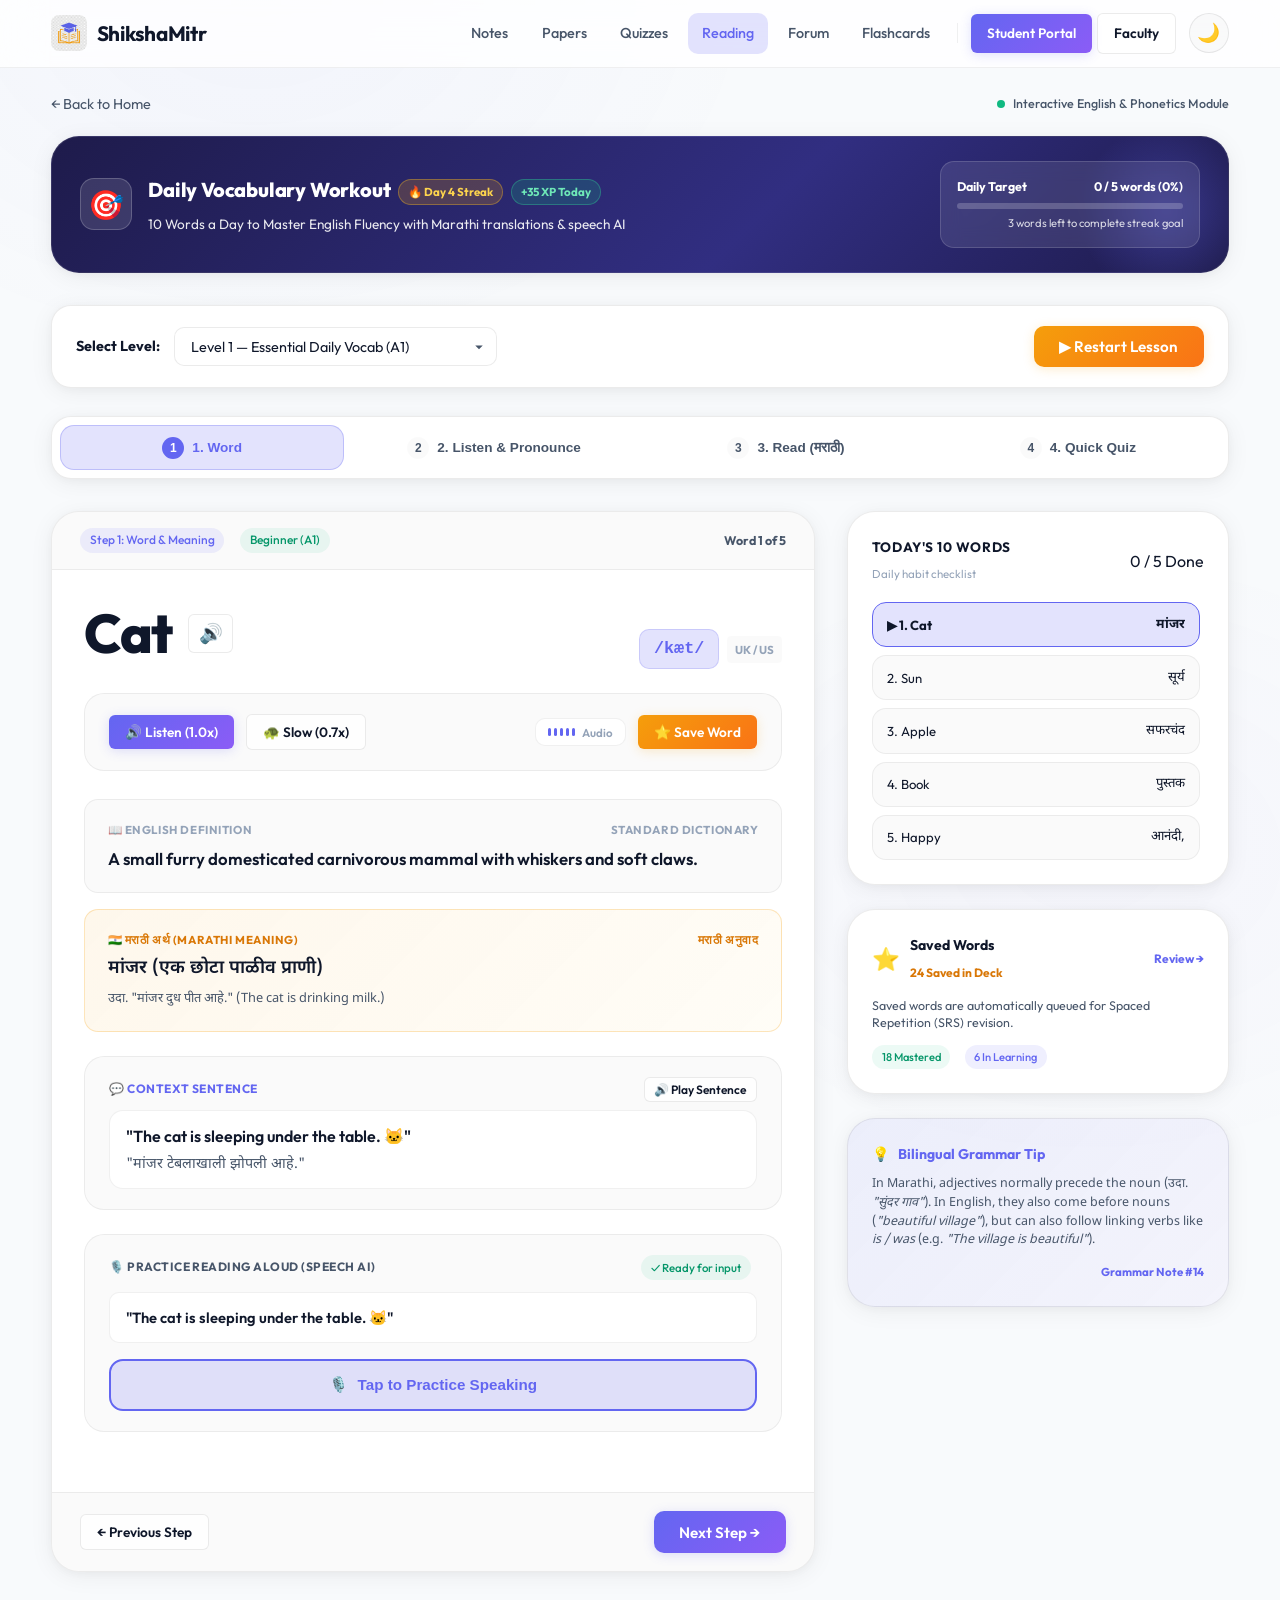
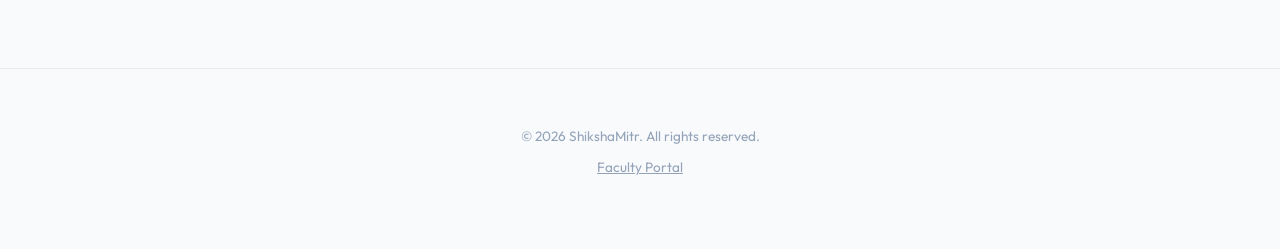
<file: frontend/reading.html>
<!DOCTYPE html>
<html lang="en">
<head>
    <!-- Prevent dark mode flash -->
    <script src="js/theme.js"></script>
    <!-- Google tag (gtag.js) -->
    <script async src="https://www.googletagmanager.com/gtag/js?id=G-2N8TR3HLN2"></script>
    <script>
      window.dataLayer = window.dataLayer || [];
      function gtag(){dataLayer.push(arguments);}
      gtag('js', new Date());

      gtag('config', 'G-2N8TR3HLN2');
    </script>
    <meta charset="UTF-8">
    <meta name="viewport" content="width=device-width, initial-scale=1.0, viewport-fit=cover">
    <meta name="description" content="Improve English reading and pronunciation step-by-step with ShikshaMitr's interactive dual-language phonetics, listening, and speech tool.">
    <meta name="theme-color" content="#6366F1">
    <meta name="mobile-web-app-capable" content="yes">
    <meta name="apple-mobile-web-app-status-bar-style" content="default">
    <title>Easy English Reading - ShikshaMitr</title>
    <link rel="icon" type="image/png" href="images/logo-icon.png">
    <link rel="apple-touch-icon" href="images/logo-icon.png">
    <link rel="manifest" href="manifest.json">
    <link rel="stylesheet" href="css/style.css">
    <!-- Devanagari font support for bilingual Marathi assistance -->
    <link href="https://fonts.googleapis.com/css2?family=Noto+Sans+Devanagari:wght@400;500;600;700&display=swap" rel="stylesheet">
    <style>
        body {
            background-color: var(--bg-body);
            display: flex;
            flex-direction: column;
            min-height: 100vh;
        }

        .reading-page-wrapper {
            flex: 1;
            padding: 1.5rem 0 4rem;
        }

        .marathi-text {
            font-family: 'Noto Sans Devanagari', 'Outfit', sans-serif;
        }

        /* Top Breadcrumb */
        .breadcrumb-row {
            display: flex;
            align-items: center;
            justify-content: space-between;
            margin-bottom: 1.25rem;
            flex-wrap: wrap;
            gap: 0.5rem;
        }

        .module-badge {
            display: inline-flex;
            align-items: center;
            gap: 0.5rem;
            font-size: 0.78rem;
            color: var(--text-secondary);
            font-weight: 500;
        }

        .module-badge .dot {
            width: 8px;
            height: 8px;
            border-radius: 50%;
            background: #10B981;
        }

        /* Daily Workout Banner */
        .workout-banner {
            background: linear-gradient(135deg, #1e1b4b 0%, #312e81 60%, #1e1b4b 100%);
            color: #ffffff;
            border-radius: var(--radius-xl);
            padding: 1.5rem 1.75rem;
            box-shadow: var(--shadow-card);
            margin-bottom: 2rem;
            position: relative;
            overflow: hidden;
            border: 1px solid rgba(255, 255, 255, 0.1);
        }

        .workout-banner::after {
            content: '';
            position: absolute;
            bottom: -30px;
            right: -30px;
            width: 180px;
            height: 180px;
            background: radial-gradient(circle, rgba(99, 102, 241, 0.35) 0%, transparent 70%);
            pointer-events: none;
        }

        .workout-banner-inner {
            display: flex;
            align-items: center;
            justify-content: space-between;
            gap: 1.5rem;
            flex-wrap: wrap;
            position: relative;
            z-index: 1;
        }

        .workout-title-group {
            display: flex;
            align-items: center;
            gap: 1rem;
        }

        .workout-icon-box {
            width: 52px;
            height: 52px;
            background: rgba(255, 255, 255, 0.12);
            border: 1px solid rgba(255, 255, 255, 0.2);
            border-radius: var(--radius-md);
            display: flex;
            align-items: center;
            justify-content: center;
            font-size: 1.8rem;
            flex-shrink: 0;
        }

        .workout-pills {
            display: flex;
            align-items: center;
            gap: 0.5rem;
            flex-wrap: wrap;
            margin-top: 0.25rem;
        }

        .pill-streak {
            background: rgba(245, 158, 11, 0.2);
            border: 1px solid rgba(251, 191, 36, 0.35);
            color: #FCD34D;
            padding: 0.15rem 0.55rem;
            border-radius: 50px;
            font-size: 0.72rem;
            font-weight: 700;
        }

        .pill-xp {
            background: rgba(16, 185, 129, 0.2);
            border: 1px solid rgba(52, 211, 153, 0.35);
            color: #6EE7B7;
            padding: 0.15rem 0.55rem;
            border-radius: 50px;
            font-size: 0.72rem;
            font-weight: 700;
        }

        .workout-progress-box {
            width: 100%;
            max-width: 260px;
            background: rgba(255, 255, 255, 0.1);
            border: 1px solid rgba(255, 255, 255, 0.15);
            border-radius: var(--radius-md);
            padding: 0.85rem 1rem;
            backdrop-filter: blur(10px);
        }

        .workout-bar-track {
            width: 100%;
            height: 6px;
            background: rgba(255, 255, 255, 0.2);
            border-radius: 50px;
            overflow: hidden;
            margin: 0.4rem 0 0.3rem;
        }

        .workout-bar-fill {
            height: 100%;
            background: linear-gradient(90deg, #F59E0B, #10B981);
            border-radius: 50px;
            width: 70%;
            transition: width 0.4s ease;
        }

        /* Top Controls Card */
        .selector-card {
            background: var(--bg-card);
            border: 1px solid var(--border-card);
            border-radius: var(--radius-lg);
            padding: 1.25rem 1.5rem;
            box-shadow: var(--shadow-card);
            margin-bottom: 1.75rem;
            display: flex;
            align-items: center;
            justify-content: space-between;
            gap: 1.25rem;
            flex-wrap: wrap;
        }

        .selector-left {
            display: flex;
            align-items: center;
            gap: 0.85rem;
            flex-wrap: wrap;
            flex: 1;
        }

        .selector-left label {
            font-weight: 700;
            font-size: 0.9rem;
            color: var(--text-primary);
        }

        /* 4-Step Stepper */
        .stepper-nav {
            display: flex;
            background: var(--bg-card);
            border: 1px solid var(--border-card);
            border-radius: var(--radius-lg);
            padding: 0.5rem;
            box-shadow: var(--shadow-card);
            margin-bottom: 2rem;
            gap: 0.5rem;
            overflow-x: auto;
        }

        .stepper-item {
            flex: 1;
            min-width: 130px;
            display: flex;
            align-items: center;
            justify-content: center;
            gap: 0.5rem;
            padding: 0.65rem 0.85rem;
            border-radius: var(--radius-md);
            font-size: 0.85rem;
            font-weight: 600;
            color: var(--text-secondary);
            border: 1px solid transparent;
            background: transparent;
            cursor: pointer;
            transition: var(--transition-fast);
            white-space: nowrap;
        }

        .stepper-item .num-badge {
            width: 22px;
            height: 22px;
            border-radius: 50%;
            background: var(--bg-surface);
            color: var(--text-secondary);
            display: inline-flex;
            align-items: center;
            justify-content: center;
            font-size: 0.75rem;
            font-weight: 700;
        }

        .stepper-item.active {
            background: var(--primary-glow);
            color: var(--primary);
            border-color: rgba(99, 102, 241, 0.3);
            font-weight: 700;
        }

        .stepper-item.active .num-badge {
            background: var(--primary);
            color: #ffffff;
        }

        .stepper-item.completed {
            background: var(--status-ok-bg);
            color: var(--status-ok-text);
            border-color: var(--status-ok-border);
        }

        .stepper-item.completed .num-badge {
            background: var(--status-ok-text);
            color: #ffffff;
        }

        /* 2-Column Learning Grid */
        .learning-grid {
            display: grid;
            grid-template-columns: 1fr;
            gap: 2rem;
            align-items: start;
        }

        @media (min-width: 1024px) {
            .learning-grid {
                grid-template-columns: 8fr 4fr;
            }
        }

        /* Primary Learning Card */
        .primary-learning-card {
            background: var(--bg-card);
            border: 1px solid var(--border-card);
            border-radius: var(--radius-xl);
            box-shadow: var(--shadow-card);
            overflow: hidden;
            position: relative;
        }

        .card-top-bar {
            padding: 1rem 1.75rem;
            background: var(--bg-surface);
            border-bottom: 1px solid var(--border-subtle);
            display: flex;
            align-items: center;
            justify-content: space-between;
            gap: 1rem;
            flex-wrap: wrap;
        }

        .card-body-content {
            padding: 2rem 2rem 2.25rem;
        }

        /* Main Word Showcase */
        .word-showcase-row {
            display: flex;
            align-items: baseline;
            justify-content: space-between;
            gap: 1rem;
            flex-wrap: wrap;
            margin-bottom: 1.5rem;
        }

        .word-main-title {
            font-size: clamp(2.4rem, 5vw, 3.4rem);
            font-weight: 800;
            color: var(--text-primary);
            letter-spacing: -0.025em;
            margin: 0;
            line-height: 1.15;
        }

        .phonetic-chip {
            font-family: monospace;
            font-size: 1.05rem;
            font-weight: 600;
            color: var(--primary);
            background: var(--primary-glow);
            padding: 0.3rem 0.85rem;
            border-radius: var(--radius-sm);
            border: 1px solid rgba(99, 102, 241, 0.2);
        }

        /* Audio Controls Widget */
        .audio-widget {
            background: var(--bg-surface);
            border: 1px solid var(--border-subtle);
            border-radius: var(--radius-lg);
            padding: 1.25rem 1.5rem;
            display: flex;
            align-items: center;
            justify-content: space-between;
            gap: 1.25rem;
            flex-wrap: wrap;
            margin-bottom: 1.75rem;
        }

        /* Waveform Animation */
        .soundwave-box {
            display: flex;
            align-items: center;
            gap: 3px;
            height: 28px;
            padding: 0 0.75rem;
            background: var(--bg-card);
            border: 1px solid var(--border-subtle);
            border-radius: var(--radius-sm);
        }

        .wave-bar {
            width: 3px;
            background: var(--primary);
            border-radius: 3px;
            height: 8px;
        }

        .playing .wave-bar:nth-child(1) { animation: wave 0.8s infinite 0.1s; }
        .playing .wave-bar:nth-child(2) { animation: wave 0.8s infinite 0.3s; }
        .playing .wave-bar:nth-child(3) { animation: wave 0.8s infinite 0.5s; }
        .playing .wave-bar:nth-child(4) { animation: wave 0.8s infinite 0.2s; }
        .playing .wave-bar:nth-child(5) { animation: wave 0.8s infinite 0.4s; }

        @keyframes wave {
            0%, 100% { height: 6px; }
            50% { height: 22px; }
        }

        /* Definition Boxes */
        .definition-box {
            border-radius: var(--radius-md);
            padding: 1.25rem 1.4rem;
            margin-bottom: 1rem;
            border: 1px solid var(--border-subtle);
            background: var(--bg-surface);
        }

        .definition-box.marathi-box {
            background: var(--gradient-card-2);
            border-color: rgba(245, 158, 11, 0.25);
        }

        .def-header {
            display: flex;
            align-items: center;
            justify-content: space-between;
            font-size: 0.72rem;
            font-weight: 700;
            text-transform: uppercase;
            letter-spacing: 0.05em;
            color: var(--text-muted);
            margin-bottom: 0.4rem;
        }

        .def-body-text {
            font-size: 1.05rem;
            font-weight: 600;
            color: var(--text-primary);
            line-height: 1.5;
            margin: 0;
        }

        /* Example Sentence Box */
        .sentence-box {
            background: var(--bg-surface);
            border: 1px solid var(--border-subtle);
            border-radius: var(--radius-lg);
            padding: 1.25rem 1.5rem;
            margin-bottom: 1.5rem;
        }

        .sentence-pill {
            background: var(--bg-card);
            border: 1px solid var(--border-subtle);
            border-radius: var(--radius-md);
            padding: 0.85rem 1rem;
            margin-top: 0.5rem;
        }

        /* Reading Aloud / Speech AI Section */
        .speech-practice-card {
            border: 1px solid var(--border-subtle);
            border-radius: var(--radius-lg);
            padding: 1.25rem 1.5rem;
            background: var(--bg-surface);
            margin-bottom: 1.5rem;
        }

        .mic-button {
            display: inline-flex;
            align-items: center;
            justify-content: center;
            gap: 0.6rem;
            width: 100%;
            padding: 0.95rem;
            border-radius: var(--radius-md);
            font-weight: 700;
            font-size: 0.95rem;
            background: var(--primary-glow);
            color: var(--primary);
            border: 2px solid var(--primary);
            cursor: pointer;
            transition: var(--transition-fast);
        }

        .mic-button:hover {
            background: var(--primary);
            color: #ffffff;
            transform: translateY(-1px);
        }

        .mic-button.recording {
            background: rgba(239, 68, 68, 0.15);
            border-color: #EF4444;
            color: #DC2626;
            animation: pulse 1.5s infinite;
        }

        /* Footer Card Navigation */
        .card-footer-nav {
            padding: 1.15rem 1.75rem;
            background: var(--bg-surface);
            border-top: 1px solid var(--border-subtle);
            display: flex;
            align-items: center;
            justify-content: space-between;
            gap: 1rem;
            flex-wrap: wrap;
        }

        /* Companion Sidebar */
        .sidebar-card {
            background: var(--bg-card);
            border: 1px solid var(--border-card);
            border-radius: var(--radius-xl);
            padding: 1.5rem;
            box-shadow: var(--shadow-card);
            margin-bottom: 1.5rem;
        }

        .word-checklist {
            display: flex;
            flex-direction: column;
            gap: 0.5rem;
            max-height: 380px;
            overflow-y: auto;
            padding-right: 0.25rem;
        }

        .word-check-item {
            display: flex;
            align-items: center;
            justify-content: space-between;
            padding: 0.65rem 0.85rem;
            border-radius: var(--radius-md);
            background: var(--bg-surface);
            border: 1px solid var(--border-subtle);
            font-size: 0.82rem;
            transition: var(--transition-fast);
        }

        .word-check-item.active-item {
            background: var(--primary-glow);
            border-color: var(--primary);
            font-weight: 700;
        }

        .word-check-item.done-item {
            background: var(--status-ok-bg);
            border-color: var(--status-ok-border);
            color: var(--status-ok-text);
        }

        /* Quiz Options */
        .quiz-option-btn {
            padding: 0.75rem 1.25rem;
            border-radius: var(--radius-md);
            border: 1.5px solid var(--border-card);
            background: var(--bg-card);
            color: var(--text-primary);
            font-size: 0.95rem;
            font-weight: 600;
            cursor: pointer;
            transition: var(--transition-fast);
            min-width: 140px;
            text-align: center;
        }

        .quiz-option-btn:hover {
            border-color: var(--primary);
            background: var(--primary-glow);
        }

        /* Mobile-First Responsive Adjustments */
        @media (max-width: 768px) {
            body {
                padding-bottom: calc(75px + env(safe-area-inset-bottom, 0px));
            }

            .reading-page-wrapper {
                padding: 0.75rem 0 5rem;
            }

            /* Breadcrumb */
            .breadcrumb-row {
                margin-bottom: 1rem;
            }

            /* Daily Workout Banner */
            .workout-banner {
                padding: 1.25rem 1rem;
                border-radius: var(--radius-lg);
                margin-bottom: 1.25rem;
            }

            .workout-banner-inner {
                flex-direction: column;
                align-items: stretch;
                gap: 1rem;
            }

            .workout-progress-box {
                max-width: 100%;
                width: 100%;
            }

            /* Selector Card */
            .selector-card {
                flex-direction: column;
                align-items: stretch;
                padding: 1.25rem 1rem;
                gap: 1rem;
                border-radius: var(--radius-md);
                margin-bottom: 1.25rem;
            }

            .selector-left {
                flex-direction: column;
                align-items: stretch;
                width: 100%;
            }

            .selector-left select, 
            .filter-select {
                width: 100% !important;
                font-size: 16px !important; /* Prevents auto-zoom in iOS Safari */
                min-height: 46px;
            }

            #start-lesson-btn {
                width: 100%;
                min-height: 46px;
            }

            /* Stepper Navigation: Horizontal Scroll */
            .stepper-nav {
                overflow-x: auto;
                -webkit-overflow-scrolling: touch;
                scrollbar-width: none;
                flex-wrap: nowrap;
                padding: 0.35rem;
                gap: 0.35rem;
                border-radius: var(--radius-md);
                margin-bottom: 1.25rem;
            }

            .stepper-nav::-webkit-scrollbar {
                display: none;
            }

            .stepper-item {
                flex: 0 0 auto;
                min-width: 110px;
                font-size: 0.78rem;
                padding: 0.5rem 0.65rem;
                min-height: 42px;
            }

            /* Learning Grid */
            .learning-grid {
                gap: 1.5rem;
            }

            /* Primary Learning Card */
            .primary-learning-card {
                border-radius: var(--radius-lg);
            }

            .card-top-bar {
                padding: 0.85rem 1rem;
                font-size: 0.75rem;
            }

            .card-body-content {
                padding: 1.25rem 1rem;
            }

            .word-showcase-row {
                flex-direction: column;
                align-items: flex-start;
                gap: 0.75rem;
                margin-bottom: 1.25rem;
            }

            .word-main-title {
                font-size: 2.2rem;
                word-break: break-word;
            }

            .phonetic-chip {
                font-size: 0.95rem;
            }

            /* Audio Controls Widget */
            .audio-widget {
                flex-direction: column;
                align-items: stretch;
                gap: 0.75rem;
                padding: 1rem;
                border-radius: var(--radius-md);
                margin-bottom: 1.25rem;
            }

            .audio-widget > div {
                width: 100%;
                display: flex;
                justify-content: space-between;
                gap: 0.5rem;
            }

            .audio-widget button {
                flex: 1;
                min-height: 44px;
                font-size: 0.85rem;
            }

            .soundwave-box {
                flex: 1;
                justify-content: center;
                height: 42px;
            }

            /* Definitions & Sentences */
            .definition-box, 
            .sentence-box, 
            .speech-practice-card {
                padding: 1rem;
                border-radius: var(--radius-md);
            }

            .def-body-text {
                font-size: 0.92rem;
            }

            .marathi-box .def-body-text {
                font-size: 1.05rem;
            }

            .sentence-pill {
                padding: 0.75rem 0.85rem;
            }

            /* Speech Practice */
            .mic-button {
                min-height: 48px;
                font-size: 0.9rem;
            }

            /* Quiz Step */
            #quiz-options-container {
                flex-direction: column;
                align-items: stretch;
                width: 100%;
            }

            .quiz-option-btn {
                width: 100%;
                min-height: 46px;
                font-size: 0.95rem;
            }

            /* Footer Card Navigation */
            .card-footer-nav {
                padding: 1rem;
                flex-direction: column;
                align-items: stretch;
                gap: 0.75rem;
            }

            .card-footer-nav > div {
                width: 100%;
            }

            .card-footer-nav button {
                width: 100%;
                min-height: 44px;
                font-size: 0.92rem;
            }

            /* Sidebar Cards */
            .sidebar-card {
                padding: 1.25rem 1rem;
                border-radius: var(--radius-lg);
            }
        }

        /* Extra small phones (< 380px) */
        @media (max-width: 380px) {
            .word-main-title {
                font-size: 1.85rem;
            }

            .workout-icon-box {
                width: 44px;
                height: 44px;
                font-size: 1.4rem;
            }

            .stepper-item {
                min-width: 95px;
                font-size: 0.72rem;
            }
        }
    </style>
</head>
<body>
    <header>
        <div class="container header-container">
            <a href="index.html" class="logo-link">
                <img src="images/logo-icon.png" alt="ShikshaMitr" class="header-logo">
                <span class="logo-text">ShikshaMitr</span>
            </a>
            <nav class="nav-links">
                <a href="materials.html?type=notes" class="nav-link">
                    <span>Notes</span>
                </a>
                <a href="materials.html?type=board_paper" class="nav-link">
                    <span>Papers</span>
                </a>
                <a href="quiz.html" class="nav-link">
                    <span>Quizzes</span>
                </a>
                <a href="reading.html" class="nav-link active">
                    <span>Reading</span>
                </a>
                <a href="forum.html" class="nav-link">
                    <span>Forum</span>
                </a>
                <a href="flashcards.html" class="nav-link">
                    <span>Flashcards</span>
                </a>
                <div style="width: 1px; height: 20px; background: var(--border-subtle); margin: 0 0.5rem;"></div>
                <a href="student-login.html" class="btn btn-primary btn-sm">Student Portal</a>
                <a href="faculty.html" class="btn btn-ghost btn-sm">Faculty</a>
                <button id="theme-toggle-btn" class="theme-toggle" aria-label="Toggle theme">🌙</button>
            </nav>
        </div>
    </header>

    <main class="container reading-page-wrapper">
        <!-- Breadcrumb Row -->
        <div class="breadcrumb-row">
            <a href="index.html" class="back-link" style="margin-bottom: 0;">← Back to Home</a>
            <div class="module-badge">
                <span class="dot"></span>
                <span>Interactive English &amp; Phonetics Module</span>
            </div>
        </div>

        <!-- Daily Vocabulary Workout Banner -->
        <section class="workout-banner">
            <div class="workout-banner-inner">
                <div class="workout-title-group">
                    <div class="workout-icon-box">🎯</div>
                    <div>
                        <div style="display: flex; align-items: center; gap: 0.5rem; flex-wrap: wrap;">
                            <h2 style="font-size: 1.25rem; font-weight: 800; margin: 0; letter-spacing: -0.01em;">Daily Vocabulary Workout</h2>
                            <div class="workout-pills">
                                <span class="pill-streak">🔥 Day 4 Streak</span>
                                <span class="pill-xp">+35 XP Today</span>
                            </div>
                        </div>
                        <p style="font-size: 0.85rem; opacity: 0.9; margin-top: 0.35rem;">
                            10 Words a Day to Master English Fluency with Marathi translations &amp; speech AI
                        </p>
                    </div>
                </div>

                <div class="workout-progress-box">
                    <div style="display: flex; justify-content: space-between; font-size: 0.78rem; font-weight: 700;">
                        <span>Daily Target</span>
                        <span id="daily-target-stat">7 / 10 words (70%)</span>
                    </div>
                    <div class="workout-bar-track">
                        <div class="workout-bar-fill" id="daily-target-bar"></div>
                    </div>
                    <small style="font-size: 0.7rem; opacity: 0.8; display: block; text-align: right;">3 words left to complete streak goal</small>
                </div>
            </div>
        </section>

        <!-- Top Level Selector Card -->
        <section class="selector-card">
            <div class="selector-left">
                <label for="level-select">Select Level:</label>
                <select id="level-select" class="filter-select" style="min-width: 260px;">
                    <option value="1">Level 1 — Essential Daily Vocab (A1)</option>
                    <option value="2">Level 2 — Intermediate Conversational (B1)</option>
                    <option value="3">Level 3 — Academic &amp; Advanced (C1)</option>
                </select>
            </div>
            <div style="display: flex; align-items: center; gap: 1rem;">
                <button id="start-lesson-btn" class="btn btn-accent">▶ Start Lesson</button>
            </div>
        </section>

        <!-- Interactive 4-Step Stepper Navigation -->
        <div class="stepper-nav">
            <button class="stepper-item active" id="step-word" type="button">
                <span class="num-badge">1</span>
                <span>1. Word</span>
            </button>
            <button class="stepper-item" id="step-pronunciation" type="button">
                <span class="num-badge">2</span>
                <span>2. Listen &amp; Pronounce</span>
            </button>
            <button class="stepper-item" id="step-reading" type="button">
                <span class="num-badge">3</span>
                <span>3. Read (मराठी)</span>
            </button>
            <button class="stepper-item" id="step-quiz" type="button">
                <span class="num-badge">4</span>
                <span>4. Quick Quiz</span>
            </button>
        </div>

        <!-- Main Workspace Grid -->
        <div class="learning-grid">
            <!-- ================= PRIMARY LEARNING CARD (8 cols) ================= -->
            <section class="primary-learning-card" id="lesson-area">
                <!-- Card Top Bar -->
                <div class="card-top-bar">
                    <div style="display: flex; align-items: center; gap: 0.6rem; flex-wrap: wrap;">
                        <span id="current-step-badge" class="badge badge-standard">Step 1: Word Overview</span>
                        <span id="difficulty-badge" class="badge" style="background: var(--status-ok-bg); color: var(--status-ok-text);">Beginner (A1)</span>
                    </div>
                    <span id="lesson-counter-tag" style="font-size: 0.78rem; font-weight: 700; color: var(--text-secondary);">Word 1 of 5</span>
                </div>

                <!-- Card Body Content -->
                <div class="card-body-content">
                    <!-- Word Heading & Phonetics -->
                    <div class="word-showcase-row">
                        <div style="display: flex; align-items: center; gap: 1rem; flex-wrap: wrap;">
                            <h2 class="word-main-title" id="lesson-main-text">Beautiful</h2>
                            <button id="quick-speak-btn" class="btn btn-ghost btn-sm" style="font-size: 1.2rem; padding: 0.4rem 0.6rem;" title="Instant Pronounce">🔊</button>
                        </div>
                        <div style="display: flex; align-items: center; gap: 0.5rem;">
                            <span class="phonetic-chip" id="lesson-phonetic">/ˈbjuːtɪfəl/</span>
                            <span style="font-size: 0.72rem; font-weight: 700; color: var(--text-muted); background: var(--bg-surface); padding: 0.25rem 0.5rem; border-radius: 4px;">UK / US</span>
                        </div>
                    </div>

                    <!-- Audio Pronunciation Widget -->
                    <div class="audio-widget">
                        <div style="display: flex; align-items: center; gap: 0.75rem; flex-wrap: wrap;">
                            <button id="listen-btn" class="btn btn-primary btn-sm">🔊 Listen (1.0x)</button>
                            <button id="slow-listen-btn" class="btn btn-ghost btn-sm" title="Hear each phoneme clearly">🐢 Slow (0.7x)</button>
                        </div>
                        <div style="display: flex; align-items: center; gap: 0.75rem;">
                            <div class="soundwave-box" id="soundwave-graphic">
                                <span class="wave-bar"></span>
                                <span class="wave-bar"></span>
                                <span class="wave-bar"></span>
                                <span class="wave-bar"></span>
                                <span class="wave-bar"></span>
                                <span style="font-size: 0.72rem; font-weight: 600; color: var(--text-muted); margin-left: 4px;">Audio</span>
                            </div>
                            <button id="save-flashcard-btn" class="btn btn-sm btn-accent">⭐ Save Word</button>
                        </div>
                    </div>

                    <!-- Dual Language Meanings -->
                    <div style="margin-bottom: 1.5rem;">
                        <!-- English Meaning -->
                        <div class="definition-box" id="english-meaning-box">
                            <div class="def-header">
                                <span>📖 English Definition</span>
                                <span>Standard Dictionary</span>
                            </div>
                            <p class="def-body-text" id="lesson-meaning">
                                Pleasing to the senses or to the mind aesthetically; having qualities that delight the eyes or ears.
                            </p>
                        </div>

                        <!-- Marathi Meaning -->
                        <div class="definition-box marathi-box" id="marathi-meaning-box">
                            <div class="def-header" style="color: var(--accent-dark);">
                                <span>🇮🇳 मराठी अर्थ (Marathi Meaning)</span>
                                <span style="font-weight: 700;">मराठी अनुवाद</span>
                            </div>
                            <p class="def-body-text marathi-text" id="lesson-marathi-meaning" style="font-size: 1.15rem;">
                                सुंदर, देखणा / मनाला किंवा डोळ्यांना आनंद देणारा.
                            </p>
                            <small class="marathi-text" id="lesson-marathi-hint" style="display: block; margin-top: 0.35rem; color: var(--text-secondary); font-size: 0.8rem;">
                                उदा. "ती एक सुंदर कलाकृती आहे."
                            </small>
                        </div>
                    </div>

                    <!-- Context Sentence & Translation -->
                    <div class="sentence-box" id="sentence-container">
                        <div style="display: flex; align-items: center; justify-content: space-between; margin-bottom: 0.5rem;">
                            <span style="font-size: 0.75rem; font-weight: 700; text-transform: uppercase; color: var(--primary); letter-spacing: 0.04em;">💬 Context Sentence</span>
                            <button id="sentence-audio-btn" class="btn btn-sm btn-ghost" style="font-size: 0.75rem; padding: 0.25rem 0.6rem;">🔊 Play Sentence</button>
                        </div>
                        <div class="sentence-pill">
                            <p id="lesson-sentence" style="font-size: 1rem; font-weight: 600; color: var(--text-primary); margin: 0; line-height: 1.5;">
                                "It is a beautiful sunny morning in the village."
                            </p>
                            <p id="lesson-sentence-marathi" class="marathi-text" style="font-size: 0.9rem; color: var(--text-secondary); margin: 0.4rem 0 0; line-height: 1.4;">
                                "गावात सकाळचे सुंदर आणि प्रसन्न ऊन पडले आहे."
                            </p>
                        </div>
                    </div>

                    <!-- Speech Practice / Reading Aloud Section -->
                    <div class="speech-practice-card">
                        <div style="display: flex; align-items: center; justify-content: space-between; margin-bottom: 0.75rem; flex-wrap: wrap; gap: 0.5rem;">
                            <span style="font-size: 0.75rem; font-weight: 700; text-transform: uppercase; color: var(--text-secondary); letter-spacing: 0.04em;">🎙️ Practice Reading Aloud (Speech AI)</span>
                            <span id="speech-feedback-pill" class="badge" style="background: var(--status-ok-bg); color: var(--status-ok-text); font-size: 0.72rem;">✓ Ready for input</span>
                        </div>
                        <p id="speech-target-sentence" style="font-size: 0.92rem; font-weight: 600; color: var(--text-primary); margin-bottom: 1rem; padding: 0.75rem 1rem; background: var(--bg-card); border-radius: var(--radius-sm); border: 1px solid var(--border-subtle);">
                            Tap record and speak the word or sentence into your microphone.
                        </p>
                        <div style="display: flex; align-items: center; gap: 0.75rem;">
                            <button id="mic-practice-btn" class="mic-button" type="button">
                                <span>🎙️</span>
                                <span id="mic-btn-text">Tap to Practice Speaking</span>
                            </button>
                        </div>
                    </div>

                    <!-- Quiz Area (Injected during Step 4) -->
                    <div id="quiz-area" style="display: none; margin-top: 1.5rem; text-align: center;">
                        <h4 id="quiz-question-text" style="font-size: 1.15rem; font-weight: 700; margin-bottom: 1rem; color: var(--text-primary);"></h4>
                        <div id="quiz-options-container" style="display: flex; gap: 0.75rem; flex-wrap: wrap; justify-content: center;"></div>
                    </div>
                </div>

                <!-- Footer Card Navigation Controls -->
                <div class="card-footer-nav">
                    <button id="prev-step-btn" class="btn btn-ghost btn-sm" type="button">← Previous Step</button>
                    <div style="display: flex; align-items: center; gap: 0.75rem;">
                        <span style="font-size: 0.78rem; color: var(--text-muted);" class="hidden sm:inline">Spacebar to Listen • Enter for Next</span>
                        <button id="next-step-btn" class="btn btn-primary" type="button">Next Step →</button>
                    </div>
                </div>
            </section>

            <!-- ================= SIDEBAR COMPANION (4 cols) ================= -->
            <aside class="learning-sidebar">
                <!-- Today's 10 Words Checklist -->
                <div class="sidebar-card">
                    <div style="display: flex; align-items: center; justify-content: space-between; margin-bottom: 1rem;">
                        <div>
                            <h3 style="font-size: 0.85rem; font-weight: 700; text-transform: uppercase; letter-spacing: 0.04em; color: var(--text-primary); margin: 0;">Today's 10 Words</h3>
                            <small style="color: var(--text-muted); font-size: 0.72rem;">Daily habit checklist</small>
                        </div>
                        <span id="checklist-counter" class="class-badge">7 / 10 Done</span>
                    </div>

                    <div class="word-checklist" id="words-checklist-container">
                        <div class="word-check-item done-item">
                            <span>✓ 1. Serene</span>
                            <span class="marathi-text">शांत</span>
                        </div>
                        <div class="word-check-item done-item">
                            <span>✓ 2. Diligent</span>
                            <span class="marathi-text">कष्टाळू</span>
                        </div>
                        <div class="word-check-item done-item">
                            <span>✓ 3. Cheerful</span>
                            <span class="marathi-text">आनंदी</span>
                        </div>
                        <div class="word-check-item done-item">
                            <span>✓ 4. Courage</span>
                            <span class="marathi-text">धैर्य</span>
                        </div>
                        <div class="word-check-item done-item">
                            <span>✓ 5. Generous</span>
                            <span class="marathi-text">उदार</span>
                        </div>
                        <div class="word-check-item done-item">
                            <span>✓ 6. Grateful</span>
                            <span class="marathi-text">कृतज्ञ</span>
                        </div>
                        <div class="word-check-item active-item">
                            <span>▶ 7. Beautiful</span>
                            <span class="marathi-text">सुंदर</span>
                        </div>
                        <div class="word-check-item">
                            <span>8. Inspiring</span>
                            <span class="marathi-text">प्रेरणादायी</span>
                        </div>
                        <div class="word-check-item" style="opacity: 0.6;">
                            <span>🔒 9. Patient</span>
                            <span class="marathi-text">संयमी</span>
                        </div>
                        <div class="word-check-item" style="opacity: 0.6;">
                            <span>🔒 10. Wisdom</span>
                            <span class="marathi-text">शहाणपण</span>
                        </div>
                    </div>
                </div>

                <!-- Saved Words & Flashcards Review Box -->
                <div class="sidebar-card">
                    <div style="display: flex; align-items: center; justify-content: space-between; margin-bottom: 0.75rem;">
                        <div style="display: flex; align-items: center; gap: 0.6rem;">
                            <span style="font-size: 1.4rem;">⭐</span>
                            <div>
                                <h4 style="font-size: 0.88rem; font-weight: 700; margin: 0; color: var(--text-primary);">Saved Words</h4>
                                <span style="font-size: 0.75rem; color: var(--accent-dark); font-weight: 700;">24 Saved in Deck</span>
                            </div>
                        </div>
                        <a href="flashcards.html" style="font-size: 0.75rem; font-weight: 700; color: var(--primary); text-decoration: none;">Review →</a>
                    </div>
                    <p style="font-size: 0.78rem; color: var(--text-secondary); margin: 0.5rem 0 0.85rem; line-height: 1.4;">
                        Saved words are automatically queued for Spaced Repetition (SRS) revision.
                    </p>
                    <div style="display: flex; gap: 0.5rem;">
                        <span class="badge" style="background: var(--status-ok-bg); color: var(--status-ok-text); font-size: 0.7rem;">18 Mastered</span>
                        <span class="badge badge-standard" style="font-size: 0.7rem;">6 In Learning</span>
                    </div>
                </div>

                <!-- Bilingual Quick Tip Card -->
                <div class="sidebar-card" style="background: var(--gradient-card-1);">
                    <div style="display: flex; align-items: center; gap: 0.5rem; font-weight: 700; color: var(--primary); font-size: 0.88rem; margin-bottom: 0.5rem;">
                        <span>💡</span>
                        <span>Bilingual Grammar Tip</span>
                    </div>
                    <p class="marathi-text" style="font-size: 0.78rem; color: var(--text-secondary); line-height: 1.5; margin: 0;">
                        In Marathi, adjectives normally precede the noun (उदा. <em>"सुंदर गाव"</em>). In English, they also come before nouns (<em>"beautiful village"</em>), but can also follow linking verbs like <em>is / was</em> (e.g. <em>"The village is beautiful"</em>).
                    </p>
                    <div style="margin-top: 0.75rem; font-size: 0.72rem; font-weight: 700; color: var(--primary); text-align: right;">
                        <span>Grammar Note #14</span>
                    </div>
                </div>
            </aside>
        </div>
    </main>

    <footer>
        <div class="container text-center text-muted" style="padding-top: 1rem; padding-bottom: 2rem;">
            <p>&copy; 2026 ShikshaMitr. All rights reserved.</p>
            <p style="margin-top: 0.5rem; font-size: 0.85rem;"><a href="faculty.html" style="color: inherit; text-decoration: underline;">Faculty Portal</a></p>
        </div>
    </footer>

    <!-- Bottom Navigation (Mobile) -->
    <nav class="bottom-nav">
        <a href="index.html" class="bottom-nav-link">
            <span class="bnav-icon">🏠</span>
            <span>Home</span>
        </a>
        <a href="materials.html" class="bottom-nav-link active">
            <span class="bnav-icon">📚</span>
            <span>Study</span>
        </a>
        <a href="quiz.html" class="bottom-nav-link">
            <span class="bnav-icon">🎯</span>
            <span>Quiz</span>
        </a>
        <a href="forum.html" class="bottom-nav-link">
            <span class="bnav-icon">💬</span>
            <span>Forum</span>
        </a>
        <a href="student-dashboard.html" class="bottom-nav-link">
            <span class="bnav-icon">👤</span>
            <span>Profile</span>
        </a>
    </nav>

    <script src="js/ws-client.js"></script>
    <script src="js/reading.js"></script>
    <!-- Bottom Navigation (Mobile) -->
    <nav class="bottom-nav">
        <a href="index.html" class="bottom-nav-link">
            <span class="bnav-icon">🏠</span>
            <span>Home</span>
        </a>
        <a href="materials.html" class="bottom-nav-link active">
            <span class="bnav-icon">📚</span>
            <span>Study</span>
        </a>
        <a href="quiz.html" class="bottom-nav-link">
            <span class="bnav-icon">🎯</span>
            <span>Quiz</span>
        </a>
        <a href="forum.html" class="bottom-nav-link">
            <span class="bnav-icon">💬</span>
            <span>Forum</span>
        </a>
        <a href="student-dashboard.html" class="bottom-nav-link">
            <span class="bnav-icon">👤</span>
            <span>Profile</span>
        </a>
    </nav>
</body>
</html>
</file>
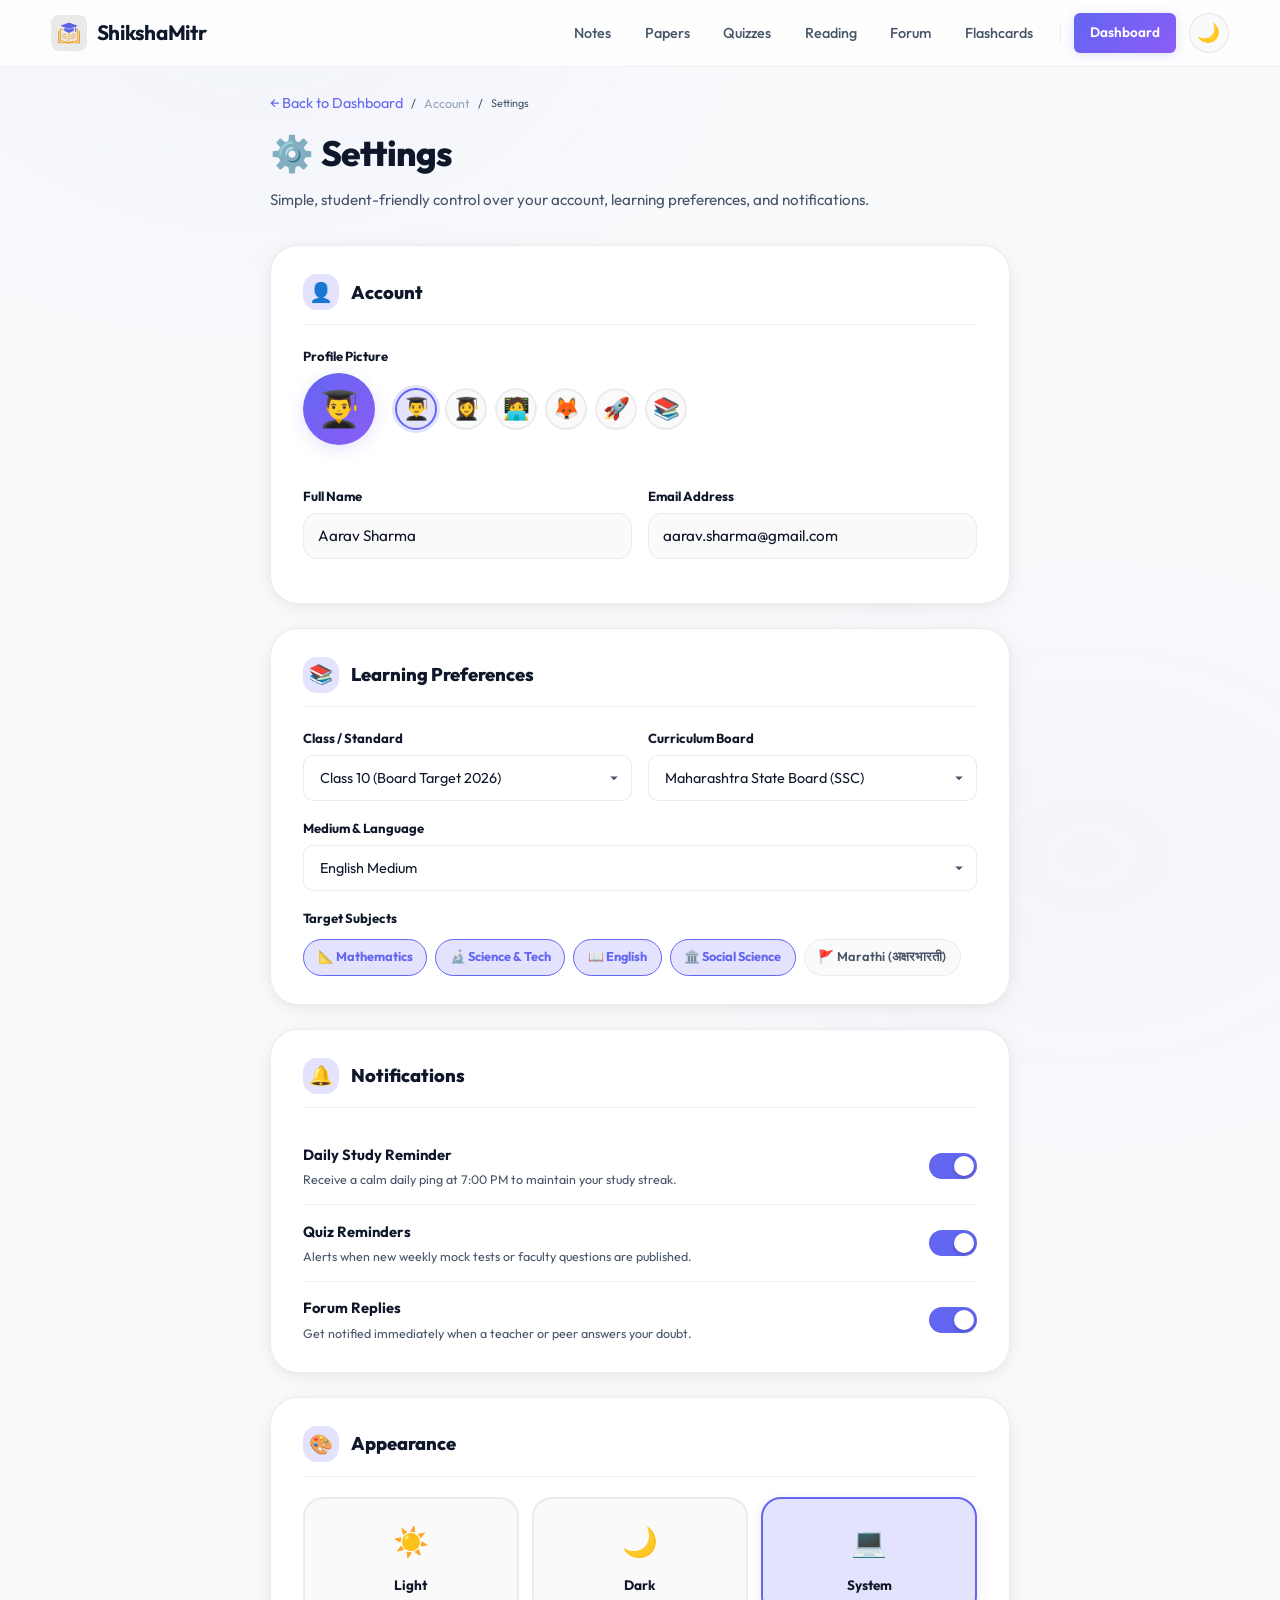
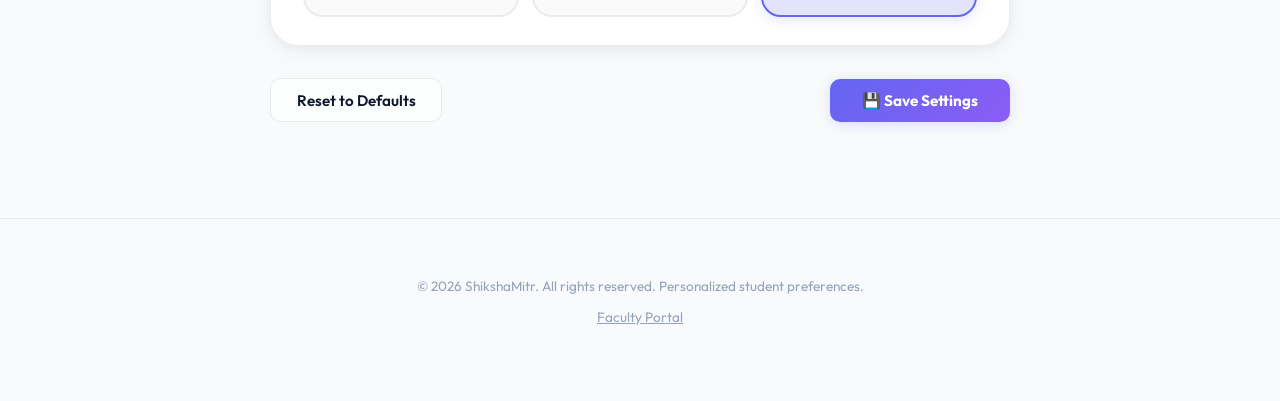
<file: frontend/settings.html>
<!DOCTYPE html>
<html lang="en">
<head>
    <!-- Prevent dark mode flash -->
    <script src="js/theme.js"></script>
    <!-- Google tag (gtag.js) -->
    <script async src="https://www.googletagmanager.com/gtag/js?id=G-2N8TR3HLN2"></script>
    <script>
      window.dataLayer = window.dataLayer || [];
      function gtag(){dataLayer.push(arguments);}
      gtag('js', new Date());

      gtag('config', 'G-2N8TR3HLN2');
    </script>
    <meta charset="UTF-8">
    <meta name="viewport" content="width=device-width, initial-scale=1.0, viewport-fit=cover">
    <meta name="description" content="Settings - ShikshaMitr. Manage account, learning preferences, notifications, and appearance.">
    <meta name="theme-color" content="#6366F1">
    <meta name="mobile-web-app-capable" content="yes">
    <meta name="apple-mobile-web-app-status-bar-style" content="default">
    <title>Settings - ShikshaMitr</title>
    <link rel="icon" type="image/png" href="images/logo-icon.png">
    <link rel="apple-touch-icon" href="images/logo-icon.png">
    <link rel="manifest" href="manifest.json">
    <link rel="stylesheet" href="css/style.css">
    <style>
        body {
            background-color: var(--bg-body);
            display: flex;
            flex-direction: column;
            min-height: 100vh;
        }

        .settings-page-wrapper {
            flex: 1;
            padding: 1.5rem 0 4rem;
            max-width: 740px;
            margin: 0 auto;
            width: 100%;
        }

        /* Top Page Header */
        .settings-header-banner {
            margin-bottom: 2rem;
        }

        .settings-header-banner h1 {
            font-size: clamp(1.8rem, 4vw, 2.2rem);
            font-weight: 800;
            color: var(--text-primary);
            letter-spacing: -0.025em;
            margin: 0.25rem 0 0.25rem;
            display: flex;
            align-items: center;
            gap: 0.5rem;
        }

        .settings-header-banner p {
            color: var(--text-secondary);
            font-size: 0.95rem;
            margin: 0;
        }

        /* Settings Card Section */
        .settings-card {
            background: var(--bg-card);
            border: 1px solid var(--border-card);
            border-radius: var(--radius-xl);
            padding: 1.75rem 2rem;
            box-shadow: var(--shadow-card);
            margin-bottom: 1.5rem;
            position: relative;
            overflow: hidden;
            transition: border-color 0.2s ease, box-shadow 0.2s ease;
        }

        .settings-card:hover {
            border-color: var(--primary);
        }

        .settings-card-header {
            display: flex;
            align-items: center;
            gap: 0.75rem;
            margin-bottom: 1.25rem;
            border-bottom: 1px solid var(--border-subtle);
            padding-bottom: 0.85rem;
        }

        .settings-card-icon {
            width: 36px;
            height: 36px;
            border-radius: var(--radius-md);
            background: var(--primary-glow);
            color: var(--primary);
            display: flex;
            align-items: center;
            justify-content: center;
            font-size: 1.2rem;
            flex-shrink: 0;
        }

        .settings-card-header h2 {
            font-size: 1.15rem;
            font-weight: 800;
            color: var(--text-primary);
            margin: 0;
        }

        /* Avatar Picker */
        .avatar-picker-row {
            display: flex;
            align-items: center;
            gap: 1.25rem;
            margin-bottom: 1.5rem;
            flex-wrap: wrap;
        }

        .current-avatar-preview {
            width: 72px;
            height: 72px;
            border-radius: 50%;
            background: var(--gradient-btn);
            color: #ffffff;
            display: flex;
            align-items: center;
            justify-content: center;
            font-size: 2.2rem;
            box-shadow: 0 4px 16px var(--primary-glow);
            flex-shrink: 0;
        }

        .avatar-presets-group {
            display: flex;
            align-items: center;
            gap: 0.5rem;
            flex-wrap: wrap;
        }

        .preset-avatar-btn {
            width: 42px;
            height: 42px;
            border-radius: 50%;
            border: 2px solid var(--border-subtle);
            background: var(--bg-surface);
            font-size: 1.35rem;
            display: flex;
            align-items: center;
            justify-content: center;
            cursor: pointer;
            transition: all 0.2s ease;
        }

        .preset-avatar-btn:hover {
            transform: scale(1.1);
            border-color: var(--primary);
        }

        .preset-avatar-btn.selected {
            border-color: var(--primary);
            background: var(--primary-glow);
            box-shadow: 0 0 0 3px var(--primary-glow);
        }

        /* Form Row & Groups */
        .form-row-2col {
            display: grid;
            grid-template-columns: 1fr 1fr;
            gap: 1rem;
        }

        .setting-field-group {
            display: flex;
            flex-direction: column;
            gap: 0.35rem;
            margin-bottom: 1rem;
        }

        .setting-field-label {
            font-size: 0.82rem;
            font-weight: 700;
            color: var(--text-primary);
        }

        .setting-text-input {
            width: 100%;
            height: 46px;
            padding: 0.5rem 0.85rem;
            border-radius: var(--radius-md);
            background: var(--bg-surface);
            border: 1.5px solid var(--border-subtle);
            color: var(--text-primary);
            font-size: 0.95rem;
            font-family: inherit;
            transition: border-color 0.2s ease, box-shadow 0.2s ease;
        }

        .setting-text-input:focus {
            outline: none;
            border-color: var(--primary);
            box-shadow: 0 0 0 3px var(--primary-glow);
            background: var(--bg-card);
        }

        /* Subjects Multi-Select Pills */
        .subject-pills-selector {
            display: flex;
            align-items: center;
            gap: 0.5rem;
            flex-wrap: wrap;
            margin-top: 0.25rem;
        }

        .subject-chip {
            padding: 0.4rem 0.85rem;
            border-radius: 50px;
            font-size: 0.8rem;
            font-weight: 600;
            background: var(--bg-surface);
            border: 1.5px solid var(--border-subtle);
            color: var(--text-secondary);
            cursor: pointer;
            transition: all 0.2s ease;
            user-select: none;
        }

        .subject-chip:hover {
            border-color: var(--primary);
            color: var(--text-primary);
        }

        .subject-chip.active {
            background: var(--primary-glow);
            border-color: var(--primary);
            color: var(--primary);
            font-weight: 700;
        }

        /* Notifications Toggle Switch Rows */
        .notif-toggle-row {
            display: flex;
            align-items: center;
            justify-content: space-between;
            padding: 0.85rem 0;
            border-bottom: 1px solid var(--border-subtle);
            gap: 1rem;
        }

        .notif-toggle-row:last-child {
            border-bottom: none;
            padding-bottom: 0;
        }

        .notif-text-info {
            display: flex;
            flex-direction: column;
            gap: 0.15rem;
        }

        .notif-title {
            font-size: 0.92rem;
            font-weight: 700;
            color: var(--text-primary);
        }

        .notif-desc {
            font-size: 0.78rem;
            color: var(--text-secondary);
            margin: 0;
        }

        /* iOS-style toggle switch */
        .switch-toggle {
            position: relative;
            display: inline-block;
            width: 48px;
            height: 26px;
            flex-shrink: 0;
        }

        .switch-toggle input {
            opacity: 0;
            width: 0;
            height: 0;
        }

        .switch-slider {
            position: absolute;
            cursor: pointer;
            top: 0; left: 0; right: 0; bottom: 0;
            background-color: var(--border-subtle);
            transition: 0.25s cubic-bezier(0.16, 1, 0.3, 1);
            border-radius: 34px;
        }

        .switch-slider:before {
            position: absolute;
            content: "";
            height: 20px;
            width: 20px;
            left: 3px;
            bottom: 3px;
            background-color: white;
            transition: 0.25s cubic-bezier(0.16, 1, 0.3, 1);
            border-radius: 50%;
            box-shadow: 0 2px 4px rgba(0,0,0,0.2);
        }

        .switch-toggle input:checked + .switch-slider {
            background-color: var(--primary);
        }

        .switch-toggle input:checked + .switch-slider:before {
            transform: translateX(22px);
        }

        /* Appearance Theme Cards */
        .theme-choices-grid {
            display: grid;
            grid-template-columns: 1fr 1fr 1fr;
            gap: 0.85rem;
        }

        .theme-choice-card {
            background: var(--bg-surface);
            border: 2px solid var(--border-subtle);
            border-radius: var(--radius-lg);
            padding: 1.15rem 0.75rem;
            display: flex;
            flex-direction: column;
            align-items: center;
            justify-content: center;
            gap: 0.5rem;
            cursor: pointer;
            transition: all 0.2s ease;
            text-align: center;
        }

        .theme-choice-card:hover {
            border-color: var(--primary);
            transform: translateY(-2px);
        }

        .theme-choice-card.active {
            border-color: var(--primary);
            background: var(--primary-glow);
            box-shadow: 0 4px 12px rgba(99, 102, 241, 0.15);
        }

        .theme-choice-icon {
            font-size: 1.8rem;
        }

        .theme-choice-label {
            font-size: 0.85rem;
            font-weight: 700;
            color: var(--text-primary);
        }

        /* Save Feedback Floating Toast */
        .toast-banner {
            position: fixed;
            bottom: 85px;
            left: 50%;
            transform: translateX(-50%) translateY(100px);
            background: var(--status-ok-bg);
            border: 1px solid #10B981;
            color: #059669;
            padding: 0.75rem 1.5rem;
            border-radius: 50px;
            font-weight: 700;
            font-size: 0.85rem;
            display: flex;
            align-items: center;
            gap: 0.5rem;
            box-shadow: 0 10px 30px rgba(0, 0, 0, 0.2);
            z-index: 2000;
            transition: transform 0.3s cubic-bezier(0.16, 1, 0.3, 1), opacity 0.3s ease;
            opacity: 0;
            pointer-events: none;
        }

        .toast-banner.show {
            transform: translateX(-50%) translateY(0);
            opacity: 1;
            pointer-events: auto;
        }

        /* Action Buttons Row */
        .settings-actions-footer {
            display: flex;
            align-items: center;
            justify-content: space-between;
            gap: 1rem;
            margin-top: 2rem;
            flex-wrap: wrap;
        }

        @media (max-width: 768px) {
            body {
                padding-bottom: calc(75px + env(safe-area-inset-bottom, 0px));
            }

            .settings-page-wrapper {
                padding: 1rem 1rem 5rem;
            }

            .settings-card {
                padding: 1.25rem 1rem;
                border-radius: var(--radius-lg);
            }

            .form-row-2col {
                grid-template-columns: 1fr;
            }

            .setting-text-input,
            .filter-select {
                font-size: 16px !important;
            }
        }
    </style>
</head>
<body>
    <header>
        <div class="container header-container">
            <a href="index.html" class="logo-link">
                <img src="images/logo-icon.png" alt="ShikshaMitr" class="header-logo">
                <span class="logo-text">ShikshaMitr</span>
            </a>
            <nav class="nav-links">
                <a href="materials.html?type=notes" class="nav-link">Notes</a>
                <a href="materials.html?type=board_paper" class="nav-link">Papers</a>
                <a href="quiz.html" class="nav-link">Quizzes</a>
                <a href="reading.html" class="nav-link">Reading</a>
                <a href="forum.html" class="nav-link">Forum</a>
                <a href="flashcards.html" class="nav-link">Flashcards</a>
                <div style="width: 1px; height: 20px; background: var(--border-subtle); margin: 0 0.5rem;"></div>
                <a href="student-dashboard.html" class="btn btn-primary btn-sm">Dashboard</a>
                <button id="theme-toggle-btn" class="theme-toggle" aria-label="Toggle theme">🌙</button>
            </nav>
        </div>
    </header>

    <main class="container settings-page-wrapper">
        <!-- Top Breadcrumbs & Header -->
        <section class="settings-header-banner">
            <div style="display: flex; align-items: center; gap: 0.5rem; font-size: 0.78rem; color: var(--text-secondary); margin-bottom: 0.5rem;">
                <a href="student-dashboard.html" class="back-link" style="margin: 0; color: var(--primary);">← Back to Dashboard</a>
                <span>/</span>
                <span style="color: var(--text-muted);">Account</span>
                <span>/</span>
                <span class="class-badge" style="font-size: 0.68rem;">Settings</span>
            </div>
            <h1><span>⚙️</span> Settings</h1>
            <p>Simple, student-friendly control over your account, learning preferences, and notifications.</p>
        </section>

        <!-- 1. ACCOUNT SECTION -->
        <section class="settings-card">
            <div class="settings-card-header">
                <div class="settings-card-icon">👤</div>
                <h2>Account</h2>
            </div>

            <!-- Profile Picture Picker -->
            <div class="setting-field-group">
                <label class="setting-field-label">Profile Picture</label>
                <div class="avatar-picker-row">
                    <div class="current-avatar-preview" id="current-avatar-display">👨‍🎓</div>
                    <div class="avatar-presets-group">
                        <button type="button" class="preset-avatar-btn selected" onclick="selectAvatar('👨‍🎓', this)">👨‍🎓</button>
                        <button type="button" class="preset-avatar-btn" onclick="selectAvatar('👩‍🎓', this)">👩‍🎓</button>
                        <button type="button" class="preset-avatar-btn" onclick="selectAvatar('🧑‍💻', this)">🧑‍💻</button>
                        <button type="button" class="preset-avatar-btn" onclick="selectAvatar('🦊', this)">🦊</button>
                        <button type="button" class="preset-avatar-btn" onclick="selectAvatar('🚀', this)">🚀</button>
                        <button type="button" class="preset-avatar-btn" onclick="selectAvatar('📚', this)">📚</button>
                    </div>
                </div>
            </div>

            <!-- Name & Email Inputs -->
            <div class="form-row-2col">
                <div class="setting-field-group">
                    <label class="setting-field-label" for="setting-name">Full Name</label>
                    <input type="text" id="setting-name" class="setting-text-input" placeholder="e.g. Aarav Sharma" value="Aarav Sharma">
                </div>
                <div class="setting-field-group">
                    <label class="setting-field-label" for="setting-email">Email Address</label>
                    <input type="email" id="setting-email" class="setting-text-input" placeholder="e.g. aarav.sharma@gmail.com" value="aarav.sharma@gmail.com">
                </div>
            </div>
        </section>

        <!-- 2. LEARNING SECTION -->
        <section class="settings-card">
            <div class="settings-card-header">
                <div class="settings-card-icon">📚</div>
                <h2>Learning Preferences</h2>
            </div>

            <!-- Class & Board Row -->
            <div class="form-row-2col">
                <div class="setting-field-group">
                    <label class="setting-field-label" for="setting-class">Class / Standard</label>
                    <select id="setting-class" class="filter-select" style="width: 100%; height: 46px;">
                        <option value="10" selected>Class 10 (Board Target 2026)</option>
                        <option value="9">Class 9 (Foundations)</option>
                        <option value="8">Class 8</option>
                        <option value="7">Class 7</option>
                        <option value="6">Class 6</option>
                        <option value="5">Class 5</option>
                    </select>
                </div>

                <div class="setting-field-group">
                    <label class="setting-field-label" for="setting-board">Curriculum Board</label>
                    <select id="setting-board" class="filter-select" style="width: 100%; height: 46px;">
                        <option value="SSC" selected>Maharashtra State Board (SSC)</option>
                        <option value="CBSE">Central Board (CBSE)</option>
                        <option value="ICSE">ICSE Council</option>
                    </select>
                </div>
            </div>

            <!-- Language / Medium -->
            <div class="setting-field-group">
                <label class="setting-field-label" for="setting-language">Medium &amp; Language</label>
                <select id="setting-language" class="filter-select" style="width: 100%; height: 46px;">
                    <option value="English" selected>English Medium</option>
                    <option value="Marathi">Marathi Medium (मराठी माध्यम)</option>
                    <option value="Semi-English">Semi-English Medium</option>
                    <option value="Hindi">Hindi Medium</option>
                </select>
            </div>

            <!-- Subjects (Multi-select Chips) -->
            <div class="setting-field-group" style="margin-bottom: 0;">
                <label class="setting-field-label">Target Subjects</label>
                <div class="subject-pills-selector">
                    <div class="subject-chip active" onclick="toggleSubjectChip(this)">📐 Mathematics</div>
                    <div class="subject-chip active" onclick="toggleSubjectChip(this)">🔬 Science &amp; Tech</div>
                    <div class="subject-chip active" onclick="toggleSubjectChip(this)">📖 English</div>
                    <div class="subject-chip active" onclick="toggleSubjectChip(this)">🏛️ Social Science</div>
                    <div class="subject-chip" onclick="toggleSubjectChip(this)">🚩 Marathi (अक्षरभारती)</div>
                </div>
            </div>
        </section>

        <!-- 3. NOTIFICATIONS SECTION -->
        <section class="settings-card">
            <div class="settings-card-header">
                <div class="settings-card-icon">🔔</div>
                <h2>Notifications</h2>
            </div>

            <!-- Daily Study Reminder -->
            <div class="notif-toggle-row">
                <div class="notif-text-info">
                    <span class="notif-title">Daily Study Reminder</span>
                    <p class="notif-desc">Receive a calm daily ping at 7:00 PM to maintain your study streak.</p>
                </div>
                <label class="switch-toggle">
                    <input type="checkbox" id="notif-daily" checked>
                    <span class="switch-slider"></span>
                </label>
            </div>

            <!-- Quiz Reminders -->
            <div class="notif-toggle-row">
                <div class="notif-text-info">
                    <span class="notif-title">Quiz Reminders</span>
                    <p class="notif-desc">Alerts when new weekly mock tests or faculty questions are published.</p>
                </div>
                <label class="switch-toggle">
                    <input type="checkbox" id="notif-quiz" checked>
                    <span class="switch-slider"></span>
                </label>
            </div>

            <!-- Forum Replies -->
            <div class="notif-toggle-row">
                <div class="notif-text-info">
                    <span class="notif-title">Forum Replies</span>
                    <p class="notif-desc">Get notified immediately when a teacher or peer answers your doubt.</p>
                </div>
                <label class="switch-toggle">
                    <input type="checkbox" id="notif-forum" checked>
                    <span class="switch-slider"></span>
                </label>
            </div>
        </section>

        <!-- 4. APPEARANCE SECTION -->
        <section class="settings-card">
            <div class="settings-card-header">
                <div class="settings-card-icon">🎨</div>
                <h2>Appearance</h2>
            </div>

            <div class="theme-choices-grid">
                <!-- Light Mode -->
                <div class="theme-choice-card" id="theme-btn-light" onclick="chooseThemeMode('light')">
                    <span class="theme-choice-icon">☀️</span>
                    <span class="theme-choice-label">Light</span>
                </div>

                <!-- Dark Mode -->
                <div class="theme-choice-card" id="theme-btn-dark" onclick="chooseThemeMode('dark')">
                    <span class="theme-choice-icon">🌙</span>
                    <span class="theme-choice-label">Dark</span>
                </div>

                <!-- System Default -->
                <div class="theme-choice-card" id="theme-btn-system" onclick="chooseThemeMode('system')">
                    <span class="theme-choice-icon">💻</span>
                    <span class="theme-choice-label">System</span>
                </div>
            </div>
        </section>

        <!-- Save Actions Footer -->
        <div class="settings-actions-footer">
            <button type="button" class="btn btn-ghost" onclick="resetSettings()">
                Reset to Defaults
            </button>
            <button type="button" class="btn btn-primary" onclick="saveSettings()" style="font-weight: 700; padding: 0.75rem 2rem;">
                💾 Save Settings
            </button>
        </div>
    </main>

    <!-- Save Confirmation Toast -->
    <div id="save-toast" class="toast-banner">
        <span>✓</span>
        <span>Settings saved successfully!</span>
    </div>

    <footer>
        <div class="container text-center text-muted" style="padding-top: 1rem; padding-bottom: 2rem;">
            <p>&copy; 2026 ShikshaMitr. All rights reserved. Personalized student preferences.</p>
            <p style="margin-top: 0.5rem; font-size: 0.85rem;"><a href="faculty.html" style="color: inherit; text-decoration: underline;">Faculty Portal</a></p>
        </div>
    </footer>

    <!-- Bottom Navigation (Mobile) -->
    <nav class="bottom-nav">
        <a href="index.html" class="bottom-nav-link">
            <span class="bnav-icon">🏠</span>
            <span>Home</span>
        </a>
        <a href="materials.html" class="bottom-nav-link">
            <span class="bnav-icon">📚</span>
            <span>Study</span>
        </a>
        <a href="quiz.html" class="bottom-nav-link">
            <span class="bnav-icon">🎯</span>
            <span>Quiz</span>
        </a>
        <a href="forum.html" class="bottom-nav-link">
            <span class="bnav-icon">💬</span>
            <span>Forum</span>
        </a>
        <a href="student-dashboard.html" class="bottom-nav-link active">
            <span class="bnav-icon">👤</span>
            <span>Profile</span>
        </a>
    </nav>

    <script>
        // Settings State Manager
        let selectedAvatar = '👨‍🎓';

        function selectAvatar(avatarEmoji, btn) {
            selectedAvatar = avatarEmoji;
            document.querySelectorAll('.preset-avatar-btn').forEach(b => b.classList.remove('selected'));
            btn.classList.add('selected');
            const display = document.getElementById('current-avatar-display');
            if (display) display.textContent = avatarEmoji;
        }

        function toggleSubjectChip(chip) {
            chip.classList.toggle('active');
        }

        // Appearance Theme Controller
        function chooseThemeMode(mode) {
            document.querySelectorAll('.theme-choice-card').forEach(c => c.classList.remove('active'));
            const activeCard = document.getElementById(`theme-btn-${mode}`);
            if (activeCard) activeCard.classList.add('active');

            if (window.shikshaTheme && typeof window.shikshaTheme.setMode === 'function') {
                window.shikshaTheme.setMode(mode);
            } else {
                localStorage.setItem('shikshamitr-theme-pref', mode);
                document.documentElement.setAttribute('data-theme', mode === 'system' ? 'light' : mode);
            }
        }

        function showSaveToast() {
            const toast = document.getElementById('save-toast');
            if (toast) {
                toast.classList.add('show');
                setTimeout(() => toast.classList.remove('show'), 2500);
            }
        }

        function saveSettings() {
            const name = document.getElementById('setting-name')?.value || 'Aarav Sharma';
            const email = document.getElementById('setting-email')?.value || 'aarav.sharma@gmail.com';
            const cls = document.getElementById('setting-class')?.value || '10';
            const board = document.getElementById('setting-board')?.value || 'SSC';
            const lang = document.getElementById('setting-language')?.value || 'English';

            const activeSubjects = Array.from(document.querySelectorAll('.subject-chip.active')).map(c => c.textContent.trim());

            const dailyRem = document.getElementById('notif-daily')?.checked ?? true;
            const quizRem = document.getElementById('notif-quiz')?.checked ?? true;
            const forumRem = document.getElementById('notif-forum')?.checked ?? true;

            const settings = {
                account: { name, email, avatar: selectedAvatar },
                learning: { class: cls, board, language: lang, subjects: activeSubjects },
                notifications: { daily: dailyRem, quiz: quizRem, forum: forumRem }
            };

            localStorage.setItem('shikshamitr_user_settings', JSON.stringify(settings));
            localStorage.setItem('shikshamitr_student_name', name);

            showSaveToast();
        }

        function resetSettings() {
            if (confirm('Reset all settings to default values?')) {
                localStorage.removeItem('shikshamitr_user_settings');
                location.reload();
            }
        }

        // Initialize state on page load
        document.addEventListener('DOMContentLoaded', () => {
            // 1. Highlight Theme Mode
            const currentMode = window.shikshaTheme ? window.shikshaTheme.getMode() : (localStorage.getItem('shikshamitr-theme-pref') || 'system');
            const themeCard = document.getElementById(`theme-btn-${currentMode}`);
            if (themeCard) themeCard.classList.add('active');

            // 2. Load stored settings
            const raw = localStorage.getItem('shikshamitr_user_settings');
            if (raw) {
                try {
                    const s = JSON.parse(raw);
                    if (s.account) {
                        if (s.account.name) document.getElementById('setting-name').value = s.account.name;
                        if (s.account.email) document.getElementById('setting-email').value = s.account.email;
                        if (s.account.avatar) {
                            selectedAvatar = s.account.avatar;
                            document.getElementById('current-avatar-display').textContent = s.account.avatar;
                            document.querySelectorAll('.preset-avatar-btn').forEach(btn => {
                                if (btn.textContent.trim() === s.account.avatar) {
                                    btn.classList.add('selected');
                                } else {
                                    btn.classList.remove('selected');
                                }
                            });
                        }
                    }
                    if (s.learning) {
                        if (s.learning.class) document.getElementById('setting-class').value = s.learning.class;
                        if (s.learning.board) document.getElementById('setting-board').value = s.learning.board;
                        if (s.learning.language) document.getElementById('setting-language').value = s.learning.language;
                    }
                    if (s.notifications) {
                        document.getElementById('notif-daily').checked = !!s.notifications.daily;
                        document.getElementById('notif-quiz').checked = !!s.notifications.quiz;
                        document.getElementById('notif-forum').checked = !!s.notifications.forum;
                    }
                } catch (e) {
                    console.error('Failed to parse settings:', e);
                }
            }
        });
    </script>
    <!-- Bottom Navigation (Mobile) -->
    <nav class="bottom-nav">
        <a href="index.html" class="bottom-nav-link">
            <span class="bnav-icon">🏠</span>
            <span>Home</span>
        </a>
        <a href="materials.html" class="bottom-nav-link">
            <span class="bnav-icon">📚</span>
            <span>Study</span>
        </a>
        <a href="quiz.html" class="bottom-nav-link">
            <span class="bnav-icon">🎯</span>
            <span>Quiz</span>
        </a>
        <a href="forum.html" class="bottom-nav-link">
            <span class="bnav-icon">💬</span>
            <span>Forum</span>
        </a>
        <a href="student-dashboard.html" class="bottom-nav-link active">
            <span class="bnav-icon">👤</span>
            <span>Profile</span>
        </a>
    </nav>
</body>
</html>
</file>
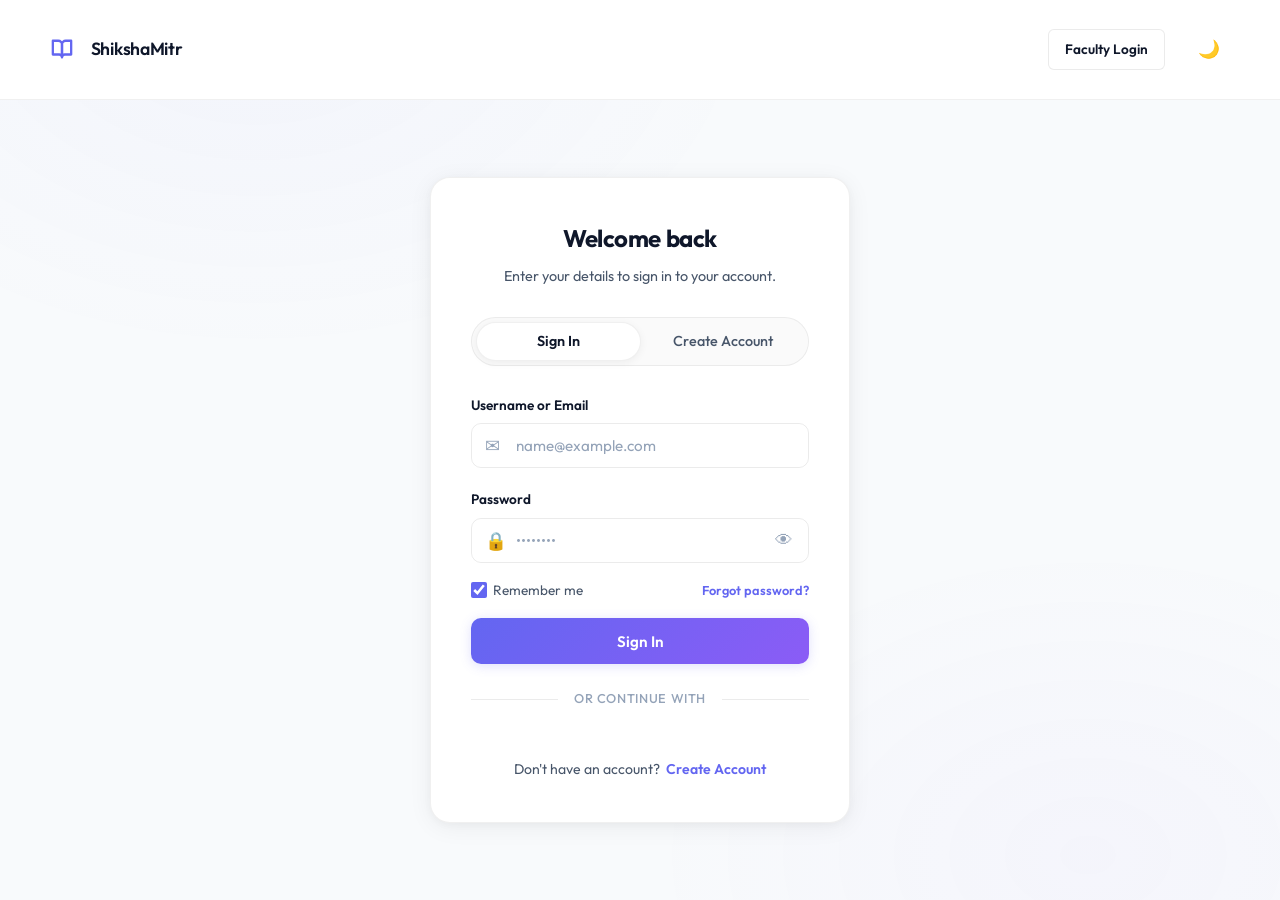
<file: frontend/student-dashboard.html>
<!DOCTYPE html>
<html lang="en">
<head>
    <!-- Prevent dark mode flash -->
    <script src="js/theme.js"></script>
    <!-- Google tag (gtag.js) -->
    <script async src="https://www.googletagmanager.com/gtag/js?id=G-2N8TR3HLN2"></script>
    <script>
      window.dataLayer = window.dataLayer || [];
      function gtag(){dataLayer.push(arguments);}
      gtag('js', new Date());

      gtag('config', 'G-2N8TR3HLN2');
    </script>
    <meta charset="UTF-8">
    <meta name="viewport" content="width=device-width, initial-scale=1.0, viewport-fit=cover">
    <meta name="description" content="Student Learning Desk - ShikshaMitr. Track your active daily habits, syllabus progress, and board exam preparation.">
    <meta name="theme-color" content="#6366F1">
    <meta name="mobile-web-app-capable" content="yes">
    <meta name="apple-mobile-web-app-status-bar-style" content="default">
    <title>Student Dashboard - ShikshaMitr</title>
    <link rel="icon" type="image/png" href="images/logo-icon.png">
    <link rel="apple-touch-icon" href="images/logo-icon.png">
    <link rel="manifest" href="manifest.json">
    <link rel="stylesheet" href="css/style.css">
    <style>
        body {
            background-color: var(--bg-body);
            min-height: 100vh;
            display: flex;
            flex-direction: column;
        }

        .dashboard-wrapper {
            flex: 1;
            padding: 1.5rem 0 4rem;
        }

        /* Bento Greeting & Top Metric Bar */
        .bento-banner-grid {
            display: grid;
            grid-template-columns: 1fr;
            gap: 1.5rem;
            margin-bottom: 2rem;
            align-items: stretch;
        }

        @media (min-width: 1024px) {
            .bento-banner-grid {
                grid-template-columns: 7fr 5fr;
            }
        }

        /* Left Student Welcome Card */
        .welcome-card {
            background: var(--bg-card);
            border: 1px solid var(--border-card);
            border-radius: var(--radius-xl);
            padding: 1.75rem 2rem;
            box-shadow: var(--shadow-card);
            display: flex;
            flex-direction: column;
            justify-content: space-between;
            position: relative;
            overflow: hidden;
        }

        .welcome-card::before {
            content: '';
            position: absolute;
            top: 0; left: 0; right: 0;
            height: 4px;
            background: var(--gradient-btn);
        }

        .welcome-ambient-glow {
            position: absolute;
            top: -40px; right: -40px;
            width: 200px; height: 200px;
            background: radial-gradient(circle, var(--primary-glow) 0%, transparent 70%);
            pointer-events: none;
        }

        .welcome-top-meta {
            display: flex;
            align-items: center;
            justify-content: space-between;
            gap: 0.75rem;
            margin-bottom: 1rem;
            flex-wrap: wrap;
        }

        .welcome-heading-box h1 {
            font-size: clamp(1.6rem, 3.5vw, 2.2rem);
            font-weight: 800;
            color: var(--text-primary);
            letter-spacing: -0.025em;
            margin: 0.2rem 0 0.35rem;
        }

        .welcome-heading-box p {
            font-size: 1.05rem;
            color: var(--text-secondary);
            margin: 0;
        }

        .tip-banner {
            margin-top: 1.5rem;
            background: var(--bg-surface);
            border: 1px solid var(--border-subtle);
            border-radius: var(--radius-md);
            padding: 0.9rem 1.15rem;
            display: flex;
            align-items: center;
            justify-content: space-between;
            gap: 1rem;
        }

        /* Right Metrics Cluster */
        .metrics-cluster {
            display: grid;
            grid-template-columns: 1fr 1fr;
            gap: 1rem;
        }

        .metric-card {
            background: var(--bg-card);
            border: 1px solid var(--border-card);
            border-radius: var(--radius-xl);
            padding: 1.35rem 1.4rem;
            box-shadow: var(--shadow-card);
            display: flex;
            flex-direction: column;
            justify-content: space-between;
            transition: var(--transition-fast);
        }

        .metric-card:hover {
            transform: translateY(-2px);
            border-color: rgba(99, 102, 241, 0.3);
            box-shadow: var(--shadow-card-hover);
        }

        .metric-card-header {
            display: flex;
            align-items: center;
            justify-content: space-between;
        }

        .metric-icon-box {
            width: 42px;
            height: 42px;
            border-radius: var(--radius-md);
            display: flex;
            align-items: center;
            justify-content: center;
            font-size: 1.4rem;
        }

        .metric-val {
            font-size: 1.85rem;
            font-weight: 800;
            color: var(--text-primary);
            margin: 0.6rem 0 0.15rem;
            letter-spacing: -0.02em;
            line-height: 1.1;
        }

        .metric-label {
            font-size: 0.72rem;
            font-weight: 700;
            text-transform: uppercase;
            letter-spacing: 0.05em;
            color: var(--text-muted);
        }

        /* Live Session Spanning Card */
        .live-session-card {
            grid-column: span 2;
            background: var(--gradient-btn);
            color: #ffffff;
            border-radius: var(--radius-xl);
            padding: 1.15rem 1.4rem;
            display: flex;
            align-items: center;
            justify-content: space-between;
            gap: 1rem;
            box-shadow: var(--shadow-primary);
        }

        /* Main Workspace 2-Column Grid */
        .dashboard-main-grid {
            display: grid;
            grid-template-columns: 1fr;
            gap: 2rem;
            align-items: start;
            margin-bottom: 2.5rem;
        }

        @media (min-width: 1024px) {
            .dashboard-main-grid {
                grid-template-columns: 8fr 4fr;
            }
        }

        /* Featured Priority Course Card */
        .featured-course-card {
            background: var(--bg-card);
            border: 1px solid var(--border-card);
            border-left: 5px solid var(--primary);
            border-radius: var(--radius-xl);
            padding: 1.75rem 2rem;
            box-shadow: var(--shadow-card);
            display: flex;
            flex-direction: column;
            gap: 1.25rem;
            margin-bottom: 1.5rem;
            transition: var(--transition-fast);
        }

        @media (min-width: 768px) {
            .featured-course-card {
                flex-direction: row;
                align-items: center;
                justify-content: space-between;
            }
        }

        .featured-course-card:hover {
            box-shadow: var(--shadow-card-hover);
        }

        .course-icon-box {
            width: 58px;
            height: 58px;
            border-radius: var(--radius-lg);
            background: var(--primary-glow);
            color: var(--primary);
            display: flex;
            align-items: center;
            justify-content: center;
            font-size: 2rem;
            flex-shrink: 0;
        }

        .subtopic-progress-bar {
            width: 100%;
            height: 8px;
            background: var(--bg-surface);
            border-radius: 50px;
            overflow: hidden;
            border: 1px solid var(--border-subtle);
        }

        .subtopic-progress-fill {
            height: 100%;
            background: var(--primary);
            border-radius: 50px;
            transition: width 0.5s ease;
        }

        /* Secondary Resumes Grid */
        .resumes-grid {
            display: grid;
            grid-template-columns: 1fr;
            gap: 1.25rem;
            margin-bottom: 2rem;
        }

        @media (min-width: 640px) {
            .resumes-grid {
                grid-template-columns: 1fr 1fr;
            }
        }

        .resume-card {
            background: var(--bg-card);
            border: 1px solid var(--border-card);
            border-radius: var(--radius-xl);
            padding: 1.35rem 1.5rem;
            box-shadow: var(--shadow-card);
            display: flex;
            flex-direction: column;
            justify-content: space-between;
            gap: 1rem;
            transition: var(--transition-fast);
        }

        .resume-card:hover {
            transform: translateY(-2px);
            border-color: var(--primary);
            box-shadow: var(--shadow-card-hover);
        }

        /* Sidebar: Today's Goals */
        .goals-card {
            background: var(--bg-card);
            border: 1px solid var(--border-card);
            border-radius: var(--radius-xl);
            padding: 1.6rem 1.85rem;
            box-shadow: var(--shadow-card);
            display: flex;
            flex-direction: column;
            gap: 1.25rem;
            margin-bottom: 1.5rem;
        }

        .celebration-meter {
            background: var(--bg-surface);
            border: 1px solid var(--border-subtle);
            border-radius: var(--radius-md);
            padding: 0.85rem 1rem;
            display: flex;
            flex-direction: column;
            gap: 0.35rem;
            transition: background 0.3s ease, border-color 0.3s ease;
        }

        .celebration-meter.completed {
            background: var(--status-ok-bg);
            border-color: var(--status-ok-border);
        }

        .goal-item {
            display: flex;
            align-items: flex-start;
            gap: 0.75rem;
            padding: 0.85rem 1rem;
            border-radius: var(--radius-md);
            background: var(--bg-surface);
            border: 1px solid var(--border-subtle);
            cursor: pointer;
            transition: var(--transition-fast);
        }

        .goal-item:hover {
            background: var(--bg-card);
            border-color: rgba(99, 102, 241, 0.3);
        }

        .goal-checkbox {
            width: 18px;
            height: 18px;
            margin-top: 2px;
            accent-color: var(--primary);
            cursor: pointer;
        }

        .goal-label {
            font-size: 0.9rem;
            font-weight: 700;
            color: var(--text-primary);
            cursor: pointer;
        }

        .goal-label.done {
            text-decoration: line-through;
            opacity: 0.6;
        }

        /* Recommended For You Section */
        .recommended-section {
            margin-top: 1rem;
            margin-bottom: 2.5rem;
        }

        .rec-filter-chips {
            display: flex;
            align-items: center;
            gap: 0.5rem;
            overflow-x: auto;
            padding-bottom: 0.5rem;
            scrollbar-width: none;
        }

        .rec-filter-chips::-webkit-scrollbar {
            display: none;
        }

        .rec-chip {
            padding: 0.4rem 1rem;
            border-radius: 50px;
            font-size: 0.82rem;
            font-weight: 600;
            background: var(--bg-surface);
            border: 1px solid var(--border-subtle);
            color: var(--text-secondary);
            cursor: pointer;
            white-space: nowrap;
            transition: var(--transition-fast);
        }

        .rec-chip:hover {
            border-color: var(--primary);
            color: var(--text-primary);
        }

        .rec-chip.active {
            background: var(--primary);
            color: #ffffff;
            border-color: var(--primary);
            font-weight: 700;
        }

        .rec-cards-grid {
            display: grid;
            grid-template-columns: 1fr;
            gap: 1.5rem;
            margin-top: 1.25rem;
        }

        @media (min-width: 768px) {
            .rec-cards-grid {
                grid-template-columns: repeat(3, 1fr);
            }
        }

        .rec-card {
            background: var(--bg-card);
            border: 1px solid var(--border-card);
            border-radius: var(--radius-xl);
            padding: 1.5rem;
            box-shadow: var(--shadow-card);
            display: flex;
            flex-direction: column;
            justify-content: space-between;
            gap: 1.25rem;
            transition: var(--transition-fast);
        }

        .rec-card:hover {
            transform: translateY(-4px);
            border-color: var(--primary);
            box-shadow: var(--shadow-card-hover);
        }

        .rec-banner-img {
            width: 100%;
            height: 140px;
            border-radius: var(--radius-md);
            object-fit: cover;
            background: var(--bg-surface);
        }

        /* Bottom Utility Dock */
        .bottom-dock {
            background: var(--bg-card);
            border: 1px solid var(--border-card);
            border-radius: var(--radius-xl);
            padding: 1.5rem 1.75rem;
            box-shadow: var(--shadow-card);
            display: flex;
            flex-direction: column;
            align-items: center;
            justify-content: space-between;
            gap: 1.25rem;
        }

        @media (min-width: 768px) {
            .bottom-dock {
                flex-direction: row;
            }
        }

        /* Mobile Adjustments */
        @media (max-width: 768px) {
            body {
                padding-bottom: calc(75px + env(safe-area-inset-bottom, 0px));
            }

            .dashboard-wrapper {
                padding: 1rem 0 5rem;
            }

            .welcome-card {
                padding: 1.25rem 1rem;
                border-radius: var(--radius-lg);
            }

            .metrics-cluster {
                grid-template-columns: 1fr 1fr;
                gap: 0.75rem;
            }

            .metric-card {
                padding: 1rem;
                border-radius: var(--radius-lg);
            }

            .metric-val {
                font-size: 1.5rem;
            }

            .live-session-card {
                flex-direction: column;
                align-items: flex-start;
                padding: 1rem;
            }

            .live-session-card a {
                width: 100%;
                text-align: center;
            }

            .featured-course-card {
                padding: 1.25rem 1rem;
                border-radius: var(--radius-lg);
            }

            .goals-card {
                padding: 1.25rem 1rem;
                border-radius: var(--radius-lg);
            }

            .rec-card {
                padding: 1.25rem 1rem;
                border-radius: var(--radius-lg);
            }
        }
    </style>
</head>
<body>
    <header>
        <div class="container header-container">
            <a href="index.html" class="logo-link">
                <img src="images/logo-icon.png" alt="ShikshaMitr" class="header-logo">
                <span class="logo-text">ShikshaMitr</span>
            </a>
            <nav class="nav-links">
                <a href="materials.html?type=notes" class="nav-link">Notes</a>
                <a href="materials.html?type=board_paper" class="nav-link">Papers</a>
                <a href="quiz.html" class="nav-link">Quizzes</a>
                <a href="reading.html" class="nav-link">Reading</a>
                <a href="forum.html" class="nav-link">Forum</a>
                <a href="flashcards.html" class="nav-link">Flashcards</a>
                <div style="width: 1px; height: 20px; background: var(--border-subtle); margin: 0 0.5rem;"></div>
                <a href="settings.html" class="btn btn-ghost btn-sm" title="Account & Preferences" style="display: inline-flex; align-items: center; gap: 0.35rem;">
                    <span>⚙️</span>
                    <span>Settings</span>
                </a>
                <button id="student-logout-btn" class="btn btn-ghost btn-sm" style="color: var(--status-error-text);">Sign Out</button>
                <button id="theme-toggle-btn" class="theme-toggle" aria-label="Toggle theme">🌙</button>
            </nav>
        </div>
    </header>

    <main class="container dashboard-wrapper">
        <!-- 1. Bento Greeting & Top Metric Bar -->
        <section class="bento-banner-grid">
            <!-- Left: Student Welcome Message Card -->
            <div class="welcome-card">
                <div class="welcome-ambient-glow"></div>
                <div>
                    <div class="welcome-top-meta">
                        <span class="class-badge">Class 10 CBSE • Target 2026</span>
                        <span style="font-size: 0.78rem; font-weight: 600; color: var(--text-muted);" id="student-username">@Student</span>
                    </div>
                    <div class="welcome-heading-box">
                        <h1>Good Evening 👋, <span id="student-name" style="color: var(--primary);">Student</span></h1>
                        <p>What would you like to learn today?</p>
                    </div>
                </div>

                <!-- Today's Pro Tip -->
                <div class="tip-banner">
                    <div style="display: flex; align-items: center; gap: 0.75rem;">
                        <span style="font-size: 1.4rem;">💡</span>
                        <div>
                            <strong style="font-size: 0.82rem; color: var(--text-primary); display: block;">Today's Pro Tip</strong>
                            <small style="color: var(--text-secondary); font-size: 0.76rem;">Focus 25 minutes on Quadratic roots before the 6:00 PM Live Doubt Room.</small>
                        </div>
                    </div>
                    <a href="materials.html?type=notes" class="btn btn-ghost btn-sm hidden sm:inline-flex" style="white-space: nowrap;">Syllabus →</a>
                </div>
            </div>

            <!-- Right: Metrics Cluster (Streak, XP, Live Session) -->
            <div class="metrics-cluster">
                <!-- Metric 1: 7 Days Streak -->
                <div class="metric-card">
                    <div class="metric-card-header">
                        <div class="metric-icon-box" style="background: rgba(245, 158, 11, 0.15); color: #D97706;">🔥</div>
                        <span class="class-badge" style="background: rgba(245, 158, 11, 0.15); color: #D97706; font-size: 0.68rem;">+1 Today</span>
                    </div>
                    <div>
                        <div class="metric-val" id="streak-count">7 Days</div>
                        <span class="metric-label">Active Daily Habit</span>
                        <div style="display: flex; gap: 4px; margin-top: 0.5rem;">
                            <span style="width: 12px; height: 5px; border-radius: 4px; background: #F59E0B;"></span>
                            <span style="width: 12px; height: 5px; border-radius: 4px; background: #F59E0B;"></span>
                            <span style="width: 12px; height: 5px; border-radius: 4px; background: #F59E0B;"></span>
                            <span style="width: 12px; height: 5px; border-radius: 4px; background: #F59E0B;"></span>
                            <span style="width: 12px; height: 5px; border-radius: 4px; background: #F59E0B;"></span>
                            <span style="width: 12px; height: 5px; border-radius: 4px; background: #F59E0B;"></span>
                            <span style="width: 12px; height: 5px; border-radius: 4px; background: #F59E0B; box-shadow: 0 0 0 2px rgba(245, 158, 11, 0.3);"></span>
                        </div>
                    </div>
                </div>

                <!-- Metric 2: 820 XP Points -->
                <div class="metric-card">
                    <div class="metric-card-header">
                        <div class="metric-icon-box" style="background: var(--primary-glow); color: var(--primary);">⭐</div>
                        <span class="class-badge" style="background: var(--status-ok-bg); color: var(--status-ok-text); font-size: 0.68rem;">Top 5%</span>
                    </div>
                    <div>
                        <div class="metric-val" id="community-points" style="color: var(--primary);">820 XP</div>
                        <span class="metric-label">Karma / Experience</span>
                        <div style="margin-top: 0.5rem;">
                            <div style="display: flex; justify-content: space-between; font-size: 0.68rem; color: var(--text-muted); margin-bottom: 2px;">
                                <span>Lvl 6 Achiever</span>
                                <span>820 / 1000</span>
                            </div>
                            <div style="width: 100%; height: 5px; background: var(--bg-surface); border-radius: 4px; overflow: hidden;">
                                <div id="points-bar" style="width: 82%; height: 100%; background: var(--primary); border-radius: 4px;"></div>
                            </div>
                        </div>
                    </div>
                </div>

                <!-- Spanning Banner: Live Session -->
                <div class="live-session-card">
                    <div style="display: flex; align-items: center; gap: 0.75rem;">
                        <span style="font-size: 1.8rem;">📺</span>
                        <div>
                            <div style="font-size: 0.7rem; font-weight: 800; text-transform: uppercase; letter-spacing: 0.05em; opacity: 0.9;">
                                <span style="display: inline-block; width: 6px; height: 6px; border-radius: 50%; background: #F59E0B; margin-right: 4px;"></span>
                                Upcoming Live Session
                            </div>
                            <strong style="font-size: 0.95rem; display: block;">CBSE Math Doubt Room at 6:00 PM</strong>
                            <small style="opacity: 0.85; font-size: 0.75rem;">Host: Dr. R. Sharma • Chapter 4 &amp; 5 Focus</small>
                        </div>
                    </div>
                    <a href="forum.html" class="btn btn-sm btn-ghost" style="background: rgba(255,255,255,0.2); color: #fff; border: 1px solid rgba(255,255,255,0.4); white-space: nowrap;">
                        🔔 Set Alert
                    </a>
                </div>
            </div>
        </section>

        <!-- 2. Central Split: Continue Learning (8 cols) & Today's Goals (4 cols) -->
        <section class="dashboard-main-grid">
            <!-- Left Main Column (8 cols) -->
            <div class="learning-column">
                <div style="display: flex; align-items: center; justify-content: space-between; margin-bottom: 1.25rem;">
                    <div style="display: flex; align-items: center; gap: 0.5rem;">
                        <span style="font-size: 1.4rem;">▶️</span>
                        <h2 style="font-size: 1.45rem; font-weight: 800; color: var(--text-primary); margin: 0;">Continue Learning</h2>
                    </div>
                    <span style="font-size: 0.8rem; color: var(--text-secondary); font-weight: 600;">3 Active Courses</span>
                </div>

                <!-- Priority Milestone Card: Mathematics Algebra -->
                <div class="featured-course-card">
                    <div style="display: flex; align-items: flex-start; gap: 1rem; min-width: 0;">
                        <div class="course-icon-box">📐</div>
                        <div style="min-width: 0;">
                            <div style="display: flex; gap: 0.5rem; align-items: center; margin-bottom: 0.25rem; flex-wrap: wrap;">
                                <span class="class-badge" style="font-size: 0.68rem;">Priority Milestone</span>
                                <span style="font-size: 0.72rem; color: var(--text-muted);">Class 10 NCERT • Unit 2</span>
                            </div>
                            <h3 style="font-size: 1.2rem; font-weight: 800; color: var(--text-primary); margin: 0 0 0.2rem;">
                                📐 Mathematics — Algebra
                            </h3>
                            <p style="font-size: 0.85rem; color: var(--text-secondary); margin: 0 0 0.75rem;">
                                Current Lesson: Arithmetic Progressions (AP Series nth term derivation)
                            </p>
                            <div style="max-width: 380px;">
                                <div style="display: flex; justify-content: space-between; font-size: 0.78rem; font-weight: 700; margin-bottom: 0.25rem;">
                                    <span style="color: var(--text-secondary);">Chapter Completion</span>
                                    <span style="color: var(--primary);">80%</span>
                                </div>
                                <div class="subtopic-progress-bar">
                                    <div class="subtopic-progress-fill" style="width: 80%;"></div>
                                </div>
                                <div style="display: flex; justify-content: space-between; font-size: 0.7rem; color: var(--text-muted); margin-top: 0.25rem;">
                                    <span>16 of 20 Subtopics Finished</span>
                                    <span>~15 mins left</span>
                                </div>
                            </div>
                        </div>
                    </div>
                    <div style="display: flex; flex-direction: column; align-items: flex-end; gap: 0.4rem; flex-shrink: 0;">
                        <a href="materials.html?type=notes" class="btn btn-primary" style="padding: 0.75rem 1.4rem; font-weight: 700;">Continue →</a>
                        <small style="color: var(--text-muted); font-size: 0.72rem;">Last accessed 2 hours ago</small>
                    </div>
                </div>

                <!-- Secondary Quick Resumes Grid -->
                <div class="resumes-grid">
                    <!-- Secondary 1: Science Chemistry -->
                    <div class="resume-card">
                        <div>
                            <div style="display: flex; justify-content: space-between; align-items: flex-start; margin-bottom: 0.6rem;">
                                <div style="display: flex; align-items: center; gap: 0.6rem;">
                                    <div style="width: 36px; height: 36px; border-radius: var(--radius-md); background: var(--status-ok-bg); color: #059669; display: flex; align-items: center; justify-content: center; font-size: 1.2rem;">🧪</div>
                                    <div>
                                        <span style="font-size: 0.68rem; color: var(--text-muted); display: block;">CBSE Science • Chemistry</span>
                                        <h4 style="font-size: 0.95rem; font-weight: 800; color: var(--text-primary); margin: 0;">Chemical Reactions</h4>
                                    </div>
                                </div>
                                <span class="badge" style="background: var(--status-ok-bg); color: var(--status-ok-text); font-size: 0.7rem;">65%</span>
                            </div>
                            <div style="width: 100%; height: 6px; background: var(--bg-surface); border-radius: 4px; overflow: hidden; margin: 0.5rem 0;">
                                <div style="width: 65%; height: 100%; background: #059669; border-radius: 4px;"></div>
                            </div>
                            <p style="font-size: 0.78rem; color: var(--text-secondary); margin: 0;">Up next: Redox Reactions &amp; Balancing Equations</p>
                        </div>
                        <div style="display: flex; justify-content: space-between; align-items: center; border-top: 1px solid var(--border-subtle); padding-top: 0.6rem; font-size: 0.75rem;">
                            <span style="color: var(--text-muted);">5 Chapters remaining</span>
                            <a href="materials.html?type=notes" style="color: var(--primary); font-weight: 700;">Resume ▶</a>
                        </div>
                    </div>

                    <!-- Secondary 2: English Vocabulary -->
                    <div class="resume-card">
                        <div>
                            <div style="display: flex; justify-content: space-between; align-items: flex-start; margin-bottom: 0.6rem;">
                                <div style="display: flex; align-items: center; gap: 0.6rem;">
                                    <div style="width: 36px; height: 36px; border-radius: var(--radius-md); background: rgba(245, 158, 11, 0.15); color: #D97706; display: flex; align-items: center; justify-content: center; font-size: 1.2rem;">📖</div>
                                    <div>
                                        <span style="font-size: 0.68rem; color: var(--text-muted); display: block;">Language Arts • First Flight</span>
                                        <h4 style="font-size: 0.95rem; font-weight: 800; color: var(--text-primary); margin: 0;">Vocabulary Workout</h4>
                                    </div>
                                </div>
                                <span class="badge" style="background: rgba(245, 158, 11, 0.15); color: #D97706; font-size: 0.7rem;">70%</span>
                            </div>
                            <div style="width: 100%; height: 6px; background: var(--bg-surface); border-radius: 4px; overflow: hidden; margin: 0.5rem 0;">
                                <div style="width: 70%; height: 100%; background: #D97706; border-radius: 4px;"></div>
                            </div>
                            <p style="font-size: 0.78rem; color: var(--text-secondary); margin: 0;">Up next: Contextual Antonyms in "A Letter to God"</p>
                        </div>
                        <div style="display: flex; justify-content: space-between; align-items: center; border-top: 1px solid var(--border-subtle); padding-top: 0.6rem; font-size: 0.75rem;">
                            <span style="color: var(--text-muted);">7 of 10 modules</span>
                            <a href="reading.html" style="color: var(--primary); font-weight: 700;">Resume ▶</a>
                        </div>
                    </div>
                </div>

                <!-- Active Faculty Quizzes -->
                <div style="background: var(--bg-card); border: 1px solid var(--border-card); border-radius: var(--radius-xl); padding: 1.5rem; box-shadow: var(--shadow-card); margin-bottom: 2rem;">
                    <div style="display: flex; align-items: center; justify-content: space-between; margin-bottom: 1rem;">
                        <h3 style="font-size: 1.15rem; font-weight: 800; color: var(--text-primary); margin: 0;">📝 Active Quizzes Published by Faculty</h3>
                        <a href="quiz.html" class="btn btn-ghost btn-sm">View All Quizzes →</a>
                    </div>
                    <div id="dashboard-quizzes-list" style="display: flex; flex-direction: column; gap: 0.75rem;">
                        <!-- Quizzes loaded by student.js -->
                    </div>
                </div>

                <!-- Earned Badges Showcase -->
                <div style="background: var(--bg-card); border: 1px solid var(--border-card); border-radius: var(--radius-xl); padding: 1.5rem; box-shadow: var(--shadow-card);">
                    <h3 style="font-size: 1.15rem; font-weight: 800; color: var(--text-primary); margin: 0 0 1rem;">🏅 Academic Badges &amp; Achievements</h3>
                    <div id="badge-grid" style="display: grid; grid-template-columns: repeat(auto-fill, minmax(140px, 1fr)); gap: 1rem;">
                        <div class="badge-card" style="background: var(--bg-surface); border: 1.5px solid var(--primary); border-radius: var(--radius-md); padding: 0.85rem; text-align: center;">
                            <span style="font-size: 1.8rem; display: block; margin-bottom: 0.25rem;">🌟</span>
                            <strong style="font-size: 0.8rem; color: var(--text-primary);">Early Starter</strong>
                        </div>
                        <div class="badge-card" style="background: var(--bg-surface); border: 1.5px solid var(--border-subtle); border-radius: var(--radius-md); padding: 0.85rem; text-align: center;">
                            <span style="font-size: 1.8rem; display: block; margin-bottom: 0.25rem;">🎯</span>
                            <strong style="font-size: 0.8rem; color: var(--text-primary);">Quiz Champion</strong>
                        </div>
                        <div class="badge-card" style="background: var(--bg-surface); border: 1.5px solid var(--border-subtle); border-radius: var(--radius-md); padding: 0.85rem; text-align: center;">
                            <span style="font-size: 1.8rem; display: block; margin-bottom: 0.25rem;">🔥</span>
                            <strong style="font-size: 0.8rem; color: var(--text-primary);">7-Day Streaker</strong>
                        </div>
                    </div>
                </div>
            </div>

            <!-- Right Sidebar Column: Today's Goals (4 cols) -->
            <aside class="goals-column">
                <!-- Today's Goals Card -->
                <div class="goals-card">
                    <div style="display: flex; justify-content: space-between; align-items: flex-start;">
                        <div>
                            <div style="display: flex; align-items: center; gap: 0.4rem;">
                                <span style="font-size: 1.2rem;">✅</span>
                                <h3 style="font-size: 1.15rem; font-weight: 800; color: var(--text-primary); margin: 0;">Today's Goals</h3>
                            </div>
                            <small style="color: var(--text-muted); font-size: 0.75rem;">Daily academic targets</small>
                        </div>
                        <span class="class-badge" style="font-size: 0.68rem;">Daily Sprint</span>
                    </div>

                    <!-- Goal Celebration Meter -->
                    <div class="celebration-meter" id="celebration-box">
                        <div style="display: flex; justify-content: space-between; align-items: center; font-size: 0.8rem; font-weight: 700;">
                            <span id="goal-summary-text" style="color: var(--text-primary);">2 of 3 goals completed today</span>
                            <span id="goal-percent-text" style="color: var(--primary);">67%</span>
                        </div>
                        <div style="width: 100%; height: 6px; background: var(--bg-card); border-radius: 4px; overflow: hidden;">
                            <div id="goal-progress-fill" style="width: 66.6%; height: 100%; background: var(--primary); border-radius: 4px; transition: width 0.3s ease;"></div>
                        </div>
                        <small style="font-size: 0.7rem; color: var(--text-muted); font-style: italic; text-align: right;">Almost there! Complete 1 more to lock streak.</small>
                    </div>

                    <!-- Checklist Items -->
                    <div style="display: flex; flex-direction: column; gap: 0.6rem;" id="goals-checklist">
                        <!-- Goal 1 -->
                        <div class="goal-item" data-completed="true">
                            <input type="checkbox" checked class="goal-checkbox" id="goal-1">
                            <div style="flex: 1; min-width: 0;">
                                <label for="goal-1" class="goal-label done">Complete 1 Quiz</label>
                                <p style="font-size: 0.75rem; color: var(--text-muted); margin: 2px 0 4px;">Class 10 Biology Cell Structure Quiz</p>
                                <a href="quiz.html" style="font-size: 0.72rem; color: var(--primary); font-weight: 700;">Review Answers →</a>
                            </div>
                        </div>

                        <!-- Goal 2 -->
                        <div class="goal-item" data-completed="true">
                            <input type="checkbox" checked class="goal-checkbox" id="goal-2">
                            <div style="flex: 1; min-width: 0;">
                                <label for="goal-2" class="goal-label done">Review 20 Flashcards</label>
                                <p style="font-size: 0.75rem; color: var(--text-muted); margin: 2px 0 4px;">12 / 20 Completed • Formula Deck</p>
                                <a href="flashcards.html" style="font-size: 0.72rem; color: var(--primary); font-weight: 700;">Finish Last 8 Cards →</a>
                            </div>
                        </div>

                        <!-- Goal 3 -->
                        <div class="goal-item" data-completed="false">
                            <input type="checkbox" class="goal-checkbox" id="goal-3">
                            <div style="flex: 1; min-width: 0;">
                                <label for="goal-3" class="goal-label">Learn 10 Words</label>
                                <p style="font-size: 0.75rem; color: var(--text-muted); margin: 2px 0 4px;">Easy English Reading daily drill</p>
                                <a href="reading.html" style="font-size: 0.72rem; color: #D97706; font-weight: 700;">Launch Vocabulary Drill ⚡</a>
                            </div>
                        </div>
                    </div>

                    <div style="display: flex; justify-content: space-between; font-size: 0.72rem; color: var(--text-muted); border-top: 1px solid var(--border-subtle); padding-top: 0.6rem;">
                        <span>Resets nightly at 12:00 AM</span>
                        <span style="color: var(--primary); cursor: pointer;">Edit Targets</span>
                    </div>
                </div>

                <!-- Community Doubt Activity Highlight -->
                <div style="background: var(--bg-card); border: 1px solid var(--border-card); border-radius: var(--radius-xl); padding: 1.35rem 1.5rem; box-shadow: var(--shadow-card);">
                    <div style="display: flex; justify-content: space-between; align-items: center; margin-bottom: 0.6rem;">
                        <span style="font-size: 0.7rem; font-weight: 700; text-transform: uppercase; color: var(--text-muted);">💬 Doubt Forum Activity</span>
                        <span style="font-size: 0.7rem; color: var(--text-muted);">14m ago</span>
                    </div>
                    <div style="display: flex; align-items: flex-start; gap: 0.65rem; margin-bottom: 0.75rem;">
                        <div style="width: 28px; height: 28px; border-radius: 50%; background: var(--primary-glow); color: var(--primary); font-size: 0.75rem; font-weight: 700; display: flex; align-items: center; justify-content: center; flex-shrink: 0;">PS</div>
                        <div style="font-size: 0.82rem; color: var(--text-secondary); line-height: 1.4;">
                            <strong style="color: var(--text-primary);">Priya S.</strong> answered your doubt in <span style="color: var(--primary); font-weight: 700;">Mathematics forum</span>
                            <div style="font-style: italic; color: var(--text-muted); margin-top: 2px;">"You can use the quadratic formula directly when b²-4ac is..."</div>
                        </div>
                    </div>
                    <div style="display: flex; justify-content: space-between; align-items: center;">
                        <a href="forum.html" style="font-size: 0.75rem; color: var(--primary); font-weight: 700;">View Solution &amp; Reply →</a>
                        <span class="class-badge" style="background: var(--status-ok-bg); color: var(--status-ok-text); font-size: 0.68rem;">+5 Karma</span>
                    </div>
                </div>
            </aside>
        </section>

        <!-- 3. Recommended For You Section -->
        <section class="recommended-section">
            <div style="display: flex; flex-direction: column; gap: 0.5rem; margin-bottom: 1rem;">
                <span class="class-badge" style="align-self: flex-start;">🧠 Tailored For Class 10 CBSE</span>
                <div style="display: flex; justify-content: space-between; align-items: flex-end; flex-wrap: wrap; gap: 1rem;">
                    <div>
                        <h2 style="font-size: 1.45rem; font-weight: 800; color: var(--text-primary); margin: 0;">Recommended For You</h2>
                        <p style="color: var(--text-secondary); font-size: 0.85rem; margin: 0.2rem 0 0;">AI-curated revision modules based on your latest practice weaknesses and upcoming exam weightage.</p>
                    </div>
                    <!-- Quick Filter Chips -->
                    <div class="rec-filter-chips">
                        <button class="rec-chip active" data-filter="all" type="button">All Modules</button>
                        <button class="rec-chip" data-filter="quiz" type="button">Quiz</button>
                        <button class="rec-chip" data-filter="notes" type="button">Notes</button>
                        <button class="rec-chip" data-filter="flashcards" type="button">Flashcards</button>
                        <button class="rec-chip" data-filter="reading" type="button">Reading</button>
                        <button class="rec-chip" data-filter="forum" type="button">Doubt Forum</button>
                    </div>
                </div>
            </div>

            <!-- 3 Smart Suggestion Cards Grid -->
            <div class="rec-cards-grid">
                <!-- Card 1: Practice Quiz -->
                <div class="rec-card" data-category="quiz">
                    <div>
                        <div style="display: flex; justify-content: space-between; align-items: center; margin-bottom: 0.75rem;">
                            <span class="class-badge" style="font-size: 0.68rem;">⏱️ Practice Quiz</span>
                            <span style="font-size: 0.72rem; color: var(--text-muted);">10 mins</span>
                        </div>
                        <div style="height: 120px; border-radius: var(--radius-md); background: linear-gradient(135deg, rgba(99, 102, 241, 0.12), rgba(168, 85, 247, 0.12)); display: flex; flex-direction: column; justify-content: center; align-items: center; padding: 1rem; text-align: center; margin-bottom: 0.75rem; border: 1px solid var(--border-subtle);">
                            <span style="font-size: 2.2rem;">📐</span>
                            <span style="font-size: 0.72rem; font-weight: 700; color: var(--primary); text-transform: uppercase;">High CBSE Exam Weightage</span>
                        </div>
                        <h3 style="font-size: 1.05rem; font-weight: 800; color: var(--text-primary); margin: 0 0 0.35rem;">
                            Quadratic Equations Quick Drill
                        </h3>
                        <p style="font-size: 0.8rem; color: var(--text-secondary); margin: 0; line-height: 1.4;">
                            10 curated MCQs with instant step-by-step discriminant analysis and root nature verification.
                        </p>
                    </div>
                    <div style="display: flex; justify-content: space-between; align-items: center; border-top: 1px solid var(--border-subtle); padding-top: 0.75rem;">
                        <span style="font-size: 0.75rem; color: #D97706; font-weight: 700;">⚡ +40 XP</span>
                        <a href="quiz.html" class="btn btn-primary btn-sm">Start Drill ▶</a>
                    </div>
                </div>

                <!-- Card 2: Chapter Notes -->
                <div class="rec-card" data-category="notes">
                    <div>
                        <div style="display: flex; justify-content: space-between; align-items: center; margin-bottom: 0.75rem;">
                            <span class="badge" style="background: var(--status-ok-bg); color: var(--status-ok-text); font-size: 0.68rem;">📖 Chapter Notes</span>
                            <span style="font-size: 0.72rem; color: var(--text-muted);">5 min read</span>
                        </div>
                        <div style="height: 120px; border-radius: var(--radius-md); background: linear-gradient(135deg, rgba(16, 185, 129, 0.12), rgba(6, 182, 212, 0.12)); display: flex; flex-direction: column; justify-content: center; align-items: center; padding: 1rem; text-align: center; margin-bottom: 0.75rem; border: 1px solid var(--border-subtle);">
                            <span style="font-size: 2.2rem;">⚡</span>
                            <span style="font-size: 0.72rem; font-weight: 700; color: #059669; text-transform: uppercase;">Class 10 Physics • Ch 12</span>
                        </div>
                        <h3 style="font-size: 1.05rem; font-weight: 800; color: var(--text-primary); margin: 0 0 0.35rem;">
                            Ohm's Law &amp; Electric Circuits
                        </h3>
                        <p style="font-size: 0.8rem; color: var(--text-secondary); margin: 0; line-height: 1.4;">
                            Concise formula summary sheet, V-I characteristic graph interpretation, and series-parallel resistance rules.
                        </p>
                    </div>
                    <div style="display: flex; justify-content: space-between; align-items: center; border-top: 1px solid var(--border-subtle); padding-top: 0.75rem;">
                        <span style="font-size: 0.75rem; color: var(--text-muted);">Revision Leaflet PDF</span>
                        <a href="materials.html?type=notes" class="btn btn-ghost btn-sm">Read Notes →</a>
                    </div>
                </div>

                <!-- Card 3: Flashcards -->
                <div class="rec-card" data-category="flashcards">
                    <div>
                        <div style="display: flex; justify-content: space-between; align-items: center; margin-bottom: 0.75rem;">
                            <span class="badge" style="background: rgba(245, 158, 11, 0.15); color: #D97706; font-size: 0.68rem;">🧠 Flashcards</span>
                            <span style="font-size: 0.72rem; color: #D97706; font-weight: 700;">Due Today</span>
                        </div>
                        <div style="height: 120px; border-radius: var(--radius-md); background: linear-gradient(135deg, rgba(245, 158, 11, 0.12), rgba(239, 68, 68, 0.12)); display: flex; flex-direction: column; justify-content: center; align-items: center; padding: 1rem; text-align: center; margin-bottom: 0.75rem; border: 1px solid var(--border-subtle);">
                            <span style="font-size: 2.2rem;">🃏</span>
                            <span style="font-size: 0.72rem; font-weight: 700; color: #D97706; text-transform: uppercase;">Spaced Repetition Active</span>
                        </div>
                        <h3 style="font-size: 1.05rem; font-weight: 800; color: var(--text-primary); margin: 0 0 0.35rem;">
                            10 Essential Vocabulary Words
                        </h3>
                        <p style="font-size: 0.8rem; color: var(--text-secondary); margin: 0; line-height: 1.4;">
                            High-frequency terms from First Flight prose with mnemonic memory aids and board exam usage examples.
                        </p>
                    </div>
                    <div style="display: flex; justify-content: space-between; align-items: center; border-top: 1px solid var(--border-subtle); padding-top: 0.75rem;">
                        <span style="font-size: 0.75rem; color: var(--text-muted);">10 Cards • ~4 Mins</span>
                        <a href="flashcards.html" class="btn btn-ghost btn-sm" style="color: #D97706;">Start Review ▶</a>
                    </div>
                </div>
            </div>
        </section>

        <!-- 4. Academic Command Quick Dock (Bottom Utility Strip) -->
        <section class="bottom-dock">
            <div style="display: flex; align-items: center; gap: 0.85rem;">
                <span style="font-size: 1.6rem;">💡</span>
                <div>
                    <strong style="font-size: 0.95rem; color: var(--text-primary); display: block;">Need help with a specific chapter question?</strong>
                    <small style="color: var(--text-secondary); font-size: 0.8rem;">Post directly to the Doubt Resolution Lounge or search through verified past board paper solutions.</small>
                </div>
            </div>
            <div style="display: flex; gap: 0.5rem; align-items: center; flex-wrap: wrap;">
                <a href="materials.html?type=board_paper" class="btn btn-ghost btn-sm">📄 10-Yr Board Papers</a>
                <a href="forum.html" class="btn btn-primary btn-sm">✍️ Ask a Doubt</a>
            </div>
        </section>
    </main>

    <footer>
        <div class="container text-center text-muted" style="padding-top: 1rem; padding-bottom: 2rem;">
            <p>&copy; 2026 ShikshaMitr. All rights reserved. Built for student academic excellence.</p>
            <p style="margin-top: 0.5rem; font-size: 0.85rem;"><a href="faculty.html" style="color: inherit; text-decoration: underline;">Faculty Portal</a></p>
        </div>
    </footer>

    <!-- Bottom Navigation (Mobile) -->
    <nav class="bottom-nav">
        <a href="index.html" class="bottom-nav-link">
            <span class="bnav-icon">🏠</span>
            <span>Home</span>
        </a>
        <a href="materials.html" class="bottom-nav-link">
            <span class="bnav-icon">📚</span>
            <span>Study</span>
        </a>
        <a href="quiz.html" class="bottom-nav-link">
            <span class="bnav-icon">🎯</span>
            <span>Quiz</span>
        </a>
        <a href="forum.html" class="bottom-nav-link">
            <span class="bnav-icon">💬</span>
            <span>Forum</span>
        </a>
        <a href="student-dashboard.html" class="bottom-nav-link active">
            <span class="bnav-icon">👤</span>
            <span>Profile</span>
        </a>
    </nav>

    <script src="js/student.js"></script>
    <script>
        // Interactive Checklist & Goal Celebration Meter Logic
        document.addEventListener('DOMContentLoaded', () => {
            const checklist = document.getElementById('goals-checklist');
            const summaryText = document.getElementById('goal-summary-text');
            const percentText = document.getElementById('goal-percent-text');
            const progressFill = document.getElementById('goal-progress-fill');
            const celebrationBox = document.getElementById('celebration-box');

            if (checklist && summaryText && percentText && progressFill) {
                function updateGoalMeter() {
                    const checkboxes = checklist.querySelectorAll('input[type="checkbox"]');
                    const total = checkboxes.length;
                    const completed = checklist.querySelectorAll('input[type="checkbox"]:checked').length;
                    const percentage = Math.round((completed / total) * 100);

                    summaryText.textContent = `${completed} of ${total} goals completed today`;
                    percentText.textContent = `${percentage}%`;
                    progressFill.style.width = `${percentage}%`;

                    if (completed === total) {
                        celebrationBox.classList.add('completed');
                        summaryText.textContent = `All ${total} goals completed! Perfect streak locked 🔥`;
                    } else {
                        celebrationBox.classList.remove('completed');
                    }
                }

                checklist.querySelectorAll('input[type="checkbox"]').forEach(checkbox => {
                    checkbox.addEventListener('change', function() {
                        const item = this.closest('.goal-item');
                        const label = item.querySelector('.goal-label');
                        if (this.checked) {
                            label.classList.add('done');
                            item.setAttribute('data-completed', 'true');
                        } else {
                            label.classList.remove('done');
                            item.setAttribute('data-completed', 'false');
                        }
                        updateGoalMeter();
                    });
                });
            }

            // Filter Chips for Recommended Section
            const chips = document.querySelectorAll('.rec-chip');
            const cards = document.querySelectorAll('.rec-card');

            chips.forEach(chip => {
                chip.addEventListener('click', function() {
                    chips.forEach(c => c.classList.remove('active'));
                    this.classList.add('active');

                    const filter = this.getAttribute('data-filter');
                    cards.forEach(card => {
                        if (filter === 'all' || card.getAttribute('data-category') === filter) {
                            card.style.display = 'flex';
                        } else {
                            card.style.display = 'none';
                        }
                    });
                });
            });
        });
    </script>
    <!-- Bottom Navigation (Mobile) -->
    <nav class="bottom-nav">
        <a href="index.html" class="bottom-nav-link">
            <span class="bnav-icon">🏠</span>
            <span>Home</span>
        </a>
        <a href="materials.html" class="bottom-nav-link">
            <span class="bnav-icon">📚</span>
            <span>Study</span>
        </a>
        <a href="quiz.html" class="bottom-nav-link">
            <span class="bnav-icon">🎯</span>
            <span>Quiz</span>
        </a>
        <a href="forum.html" class="bottom-nav-link">
            <span class="bnav-icon">💬</span>
            <span>Forum</span>
        </a>
        <a href="student-dashboard.html" class="bottom-nav-link active">
            <span class="bnav-icon">👤</span>
            <span>Profile</span>
        </a>
    </nav>
</body>
</html>
</file>
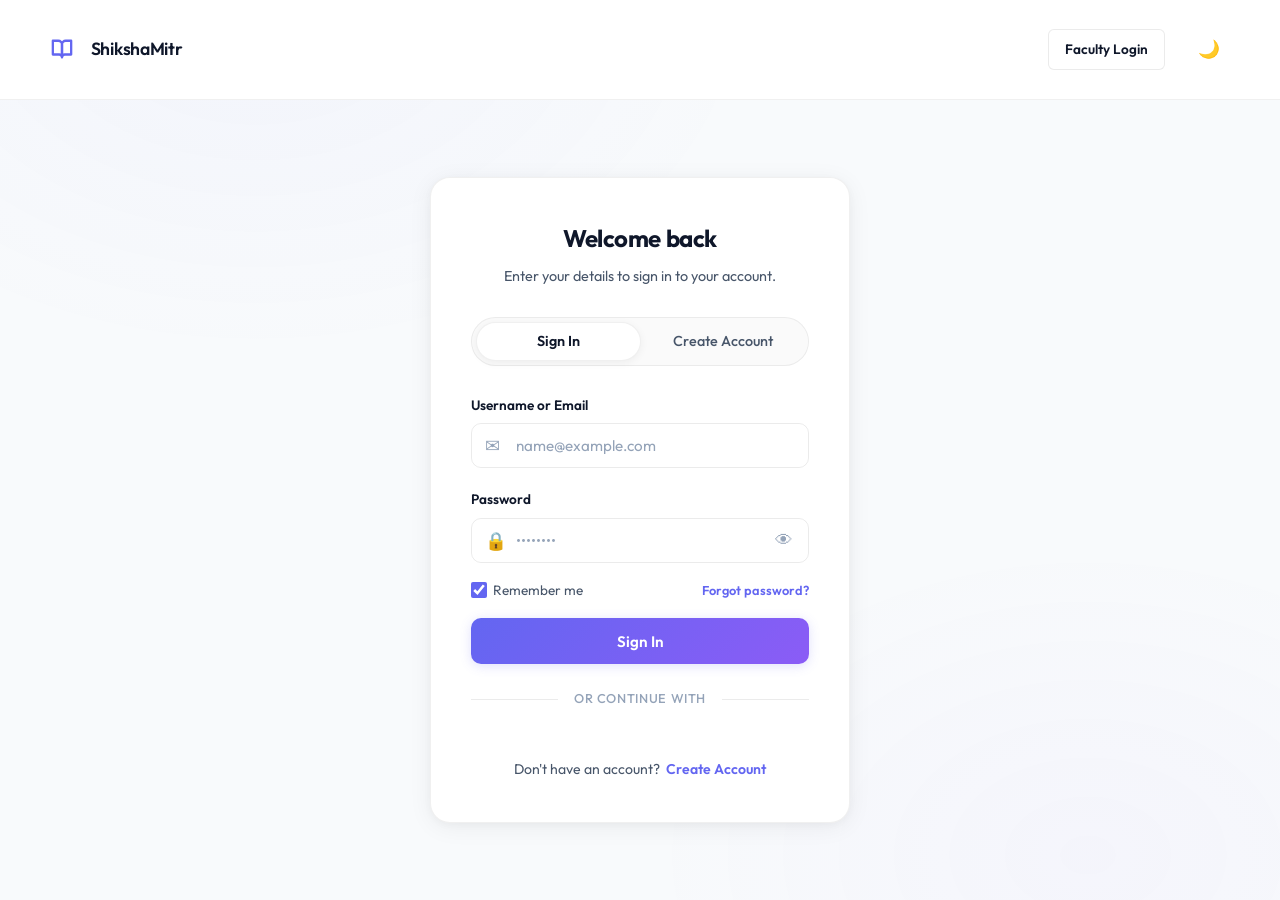
<file: frontend/student-login.html>
<!DOCTYPE html>
<html lang="en">
<head>
    <!-- Prevent dark mode flash -->
    <script src="js/theme.js"></script>
    <!-- Google tag (gtag.js) -->
    <script async src="https://www.googletagmanager.com/gtag/js?id=G-2N8TR3HLN2"></script>
    <script>
      window.dataLayer = window.dataLayer || [];
      function gtag(){dataLayer.push(arguments);}
      gtag('js', new Date());

      gtag('config', 'G-2N8TR3HLN2');
    </script>
    <script src="https://accounts.google.com/gsi/client" async defer></script>
    <meta charset="UTF-8">
    <meta name="viewport" content="width=device-width, initial-scale=1.0, viewport-fit=cover">
    <meta name="description" content="Student Login & Registration - ShikshaMitr">
    <meta name="theme-color" content="#0a0a0a">
    <meta name="mobile-web-app-capable" content="yes">
    <meta name="apple-mobile-web-app-status-bar-style" content="default">
    <title>Sign In - ShikshaMitr</title>
    <link rel="icon" type="image/png" href="images/logo-icon.png">
    <link rel="apple-touch-icon" href="images/logo-icon.png">
    <link rel="manifest" href="manifest.json">
    <link rel="stylesheet" href="css/style.css">
    <style>
        body {
            background-color: var(--bg-body);
            display: flex;
            flex-direction: column;
            min-height: 100vh;
        }

        .auth-wrapper {
            flex: 1;
            display: flex;
            flex-direction: column;
            align-items: center;
            justify-content: center;
            padding: 2rem 1rem;
        }

        .auth-container {
            max-width: 420px;
            width: 100%;
            background: var(--bg-card);
            padding: 2.5rem;
            border-radius: var(--radius-lg);
            border: 1px solid var(--border-subtle);
            box-shadow: var(--shadow-card);
            animation: fadeInUp 0.5s cubic-bezier(0.16, 1, 0.3, 1);
        }

        .auth-header {
            text-align: center;
            margin-bottom: 1.75rem;
        }

        .auth-header h1 {
            font-size: 1.5rem;
            font-weight: 700;
            color: var(--text-primary);
            margin-bottom: 0.35rem;
            letter-spacing: -0.02em;
        }

        .auth-header p {
            font-size: 0.9rem;
            color: var(--text-secondary);
        }

        /* Tab Switcher */
        .auth-nav {
            display: flex;
            background: var(--bg-surface);
            padding: 4px;
            border-radius: 9999px;
            margin-bottom: 1.75rem;
            border: 1px solid var(--border-subtle);
        }

        .auth-tab {
            flex: 1;
            background: transparent;
            border: none;
            color: var(--text-secondary);
            font-weight: 500;
            padding: 0.6rem 1rem;
            cursor: pointer;
            border-radius: 9999px;
            transition: all 0.2s ease;
            font-size: 0.9rem;
            font-family: 'Outfit', sans-serif;
            text-align: center;
        }

        .auth-tab.active {
            background: var(--bg-card);
            color: var(--text-primary);
            box-shadow: 0 2px 8px rgba(0,0,0,0.05);
            border: 1px solid var(--border-subtle);
            font-weight: 600;
        }

        /* Alert */
        .alert {
            padding: 0.75rem 1rem;
            border-radius: var(--radius-sm);
            margin-bottom: 1.25rem;
            display: none;
            font-weight: 500;
            font-size: 0.85rem;
            border: 1px solid;
            text-align: center;
        }

        .alert.success {
            background: var(--status-ok-bg);
            color: var(--status-ok-text);
            border-color: var(--status-ok-border);
            display: block;
        }

        .alert.error {
            background: var(--status-error-bg);
            color: var(--status-error-text);
            border-color: var(--status-error-border);
            display: block;
        }

        /* Form Styles */
        .form-group {
            margin-bottom: 1.25rem;
        }

        .form-group label {
            display: block;
            margin-bottom: 0.4rem;
            font-weight: 600;
            color: var(--text-primary);
            font-size: 0.85rem;
        }

        .input-wrapper {
            position: relative;
            display: flex;
            align-items: center;
        }

        .input-icon {
            position: absolute;
            left: 0.85rem;
            color: var(--text-muted);
            font-size: 1.1rem;
            pointer-events: none;
            line-height: 1;
        }

        .form-control {
            width: 100%;
            padding: 0.75rem 1rem 0.75rem 2.75rem;
            border: 1.5px solid var(--border-card);
            border-radius: var(--radius-sm);
            background: transparent;
            color: var(--text-primary);
            font-size: 0.95rem;
            font-family: 'Outfit', sans-serif;
            transition: border-color 0.25s ease, box-shadow 0.25s ease;
        }

        .form-control:focus {
            outline: none;
            border-color: var(--primary);
            box-shadow: 0 0 0 4px var(--primary-glow);
            background: var(--bg-card);
        }

        .form-control::placeholder {
            color: var(--text-muted);
        }

        .form-control--no-icon {
            padding-left: 1rem;
        }

        .password-toggle {
            position: absolute;
            right: 0.85rem;
            background: none;
            border: none;
            color: var(--text-muted);
            cursor: pointer;
            padding: 2px;
            font-size: 1.1rem;
            line-height: 1;
            transition: color 0.15s ease;
        }

        .password-toggle:hover {
            color: var(--text-primary);
        }

        /* Remember + Forgot Row */
        .form-extras {
            display: flex;
            align-items: center;
            justify-content: space-between;
            margin-bottom: 1rem;
            margin-top: -0.25rem;
        }

        .remember-label {
            display: flex;
            align-items: center;
            gap: 0.4rem;
            cursor: pointer;
            user-select: none;
            font-size: 0.85rem;
            color: var(--text-secondary);
        }

        .remember-label input[type="checkbox"] {
            width: 16px;
            height: 16px;
            accent-color: var(--primary);
            cursor: pointer;
        }

        .forgot-link {
            font-size: 0.8rem;
            font-weight: 600;
            color: var(--primary);
            text-decoration: none;
            transition: opacity 0.15s;
        }

        .forgot-link:hover {
            opacity: 0.8;
            text-decoration: underline;
        }

        /* Submit */
        .btn-auth {
            width: 100%;
            padding: 0.85rem;
            background: var(--gradient-btn);
            color: white;
            border: none;
            border-radius: var(--radius-sm);
            font-weight: 600;
            font-size: 0.95rem;
            font-family: 'Outfit', sans-serif;
            cursor: pointer;
            transition: transform 0.25s cubic-bezier(0.16, 1, 0.3, 1), box-shadow 0.25s ease, opacity 0.2s ease;
            box-shadow: 0 2px 12px rgba(99, 102, 241, 0.2);
            position: relative;
            overflow: hidden;
        }

        .btn-auth:hover {
            transform: translateY(-2px) scale(1.01);
            box-shadow: 0 6px 24px rgba(99, 102, 241, 0.35);
        }

        .btn-auth:active {
            transform: translateY(0) scale(0.97);
            transition-duration: 0.1s;
        }

        .btn-auth:disabled {
            opacity: 0.7;
            cursor: not-allowed;
            transform: none;
        }

        /* Divider */
        .divider-or {
            display: flex;
            align-items: center;
            gap: 1rem;
            margin: 1.5rem 0;
            color: var(--text-muted);
            font-size: 0.8rem;
            text-transform: uppercase;
            letter-spacing: 0.05em;
            font-weight: 500;
        }

        .divider-or::before,
        .divider-or::after {
            content: '';
            flex: 1;
            height: 1px;
            background: var(--border-card);
        }

        /* Social Login Buttons */
        .social-buttons {
            display: grid;
            grid-template-columns: 1fr 1fr;
            gap: 0.75rem;
        }

        .btn-social {
            display: flex;
            align-items: center;
            justify-content: center;
            gap: 0.5rem;
            height: 44px;
            padding: 0 1rem;
            border-radius: var(--radius-sm);
            background: var(--bg-glass);
            border: 1px solid var(--border-card);
            color: var(--text-primary);
            font-weight: 600;
            font-size: 0.88rem;
            font-family: 'Outfit', sans-serif;
            cursor: pointer;
            transition: background 0.2s ease, border-color 0.2s ease, transform 0.2s cubic-bezier(0.16, 1, 0.3, 1);
        }

        .btn-social:hover {
            background: var(--bg-card-hover);
            border-color: var(--primary);
            transform: translateY(-1px);
        }

        .btn-social:active {
            transform: scale(0.97);
            transition-duration: 0.08s;
        }

        .btn-social svg {
            width: 18px;
            height: 18px;
            flex-shrink: 0;
        }

        .btn-social .social-icon-text {
            font-size: 1.15rem;
        }

        /* Switch Mode Text */
        .auth-switch {
            margin-top: 1.5rem;
            text-align: center;
            font-size: 0.88rem;
            color: var(--text-secondary);
        }

        .auth-switch button {
            background: none;
            border: none;
            color: var(--primary);
            font-weight: 600;
            cursor: pointer;
            font-size: 0.88rem;
            font-family: 'Outfit', sans-serif;
            margin-left: 3px;
            transition: opacity 0.15s;
        }

        .auth-switch button:hover {
            opacity: 0.8;
            text-decoration: underline;
        }

        /* Google sign-in button container override */
        .g_id_signin {
            display: flex;
            justify-content: center;
        }

        /* Dark mode input focus override */
        [data-theme="dark"] .form-control:focus {
            border-color: #818CF8;
            box-shadow: 0 0 0 4px rgba(129, 140, 248, 0.25);
        }

        /* Mobile tweaks */
        @media (max-width: 480px) {
            .auth-container {
                padding: 1.5rem 1.25rem;
                border-radius: var(--radius-md);
            }

            .social-buttons {
                grid-template-columns: 1fr;
            }
        }
    </style>
</head>
<body>
    <header style="border-bottom: 1px solid var(--border-subtle); background: var(--bg-card);">
        <div class="container header-container" style="padding: 1rem 0;">
            <a href="index.html" class="logo-link">
                <svg xmlns="http://www.w3.org/2000/svg" width="22" height="22" viewBox="0 0 24 24" fill="none" stroke="var(--primary)" stroke-width="2.5" stroke-linecap="round" stroke-linejoin="round" class="lucide lucide-book-open"><path d="M2 3h6a4 4 0 0 1 4 4v14a3 3 0 0 0-3-3H2z"/><path d="M22 3h-6a4 4 0 0 0-4 4v14a3 3 0 0 1 3-3h7z"/></svg>
                <span class="logo-text" style="font-weight: 600; font-size: 1.1rem; margin-left: 8px;">ShikshaMitr</span>
            </a>
            <div style="display: flex; align-items: center; gap: 1rem;">
                <a href="faculty.html" class="btn btn-ghost btn-sm" style="font-size: 0.85rem;">Faculty Login</a>
                <button id="theme-toggle-btn" class="theme-toggle" aria-label="Toggle theme" style="background: transparent; border: none; font-size: 1.1rem; cursor: pointer;">🌙</button>
            </div>
        </div>
    </header>

    <main class="container auth-wrapper">
        <div class="auth-container">
            <!-- Header -->
            <div class="auth-header">
                <h1 id="auth-title">Welcome back</h1>
                <p id="auth-subtitle">Enter your details to sign in to your account.</p>
            </div>

            <!-- Tab Switcher -->
            <div class="auth-nav">
                <button class="auth-tab active" id="tab-login-btn">Sign In</button>
                <button class="auth-tab" id="tab-register-btn">Create Account</button>
            </div>

            <!-- Alert -->
            <div id="auth-alert" class="alert"></div>

            <!-- Login Form -->
            <form id="student-login-form">
                <div class="form-group">
                    <label for="login-username">Username or Email</label>
                    <div class="input-wrapper">
                        <span class="input-icon">✉</span>
                        <input type="text" id="login-username" class="form-control" placeholder="name@example.com" required autocomplete="username">
                    </div>
                </div>
                <div class="form-group">
                    <label for="login-password">Password</label>
                    <div class="input-wrapper">
                        <span class="input-icon">🔒</span>
                        <input type="password" id="login-password" class="form-control" placeholder="••••••••" required autocomplete="current-password">
                        <button type="button" class="password-toggle" onclick="togglePassword('login-password', this)" aria-label="Toggle password visibility">👁</button>
                    </div>
                </div>

                <div class="form-extras">
                    <label class="remember-label">
                        <input type="checkbox" checked>
                        <span>Remember me</span>
                    </label>
                    <a href="#" class="forgot-link" onclick="alert('Password reset instructions sent to your email.'); return false;">Forgot password?</a>
                </div>

                <button type="submit" class="btn-auth" id="login-submit-btn">
                    Sign In
                </button>

                <div class="divider-or">or continue with</div>

                <!-- Google Sign-In -->
                <div id="g_id_onload"
                     data-client_id="439383601384-7iug08uoini9jphqdlg3a0tjefrn6su0.apps.googleusercontent.com"
                     data-context="signin"
                     data-ux_mode="popup"
                     data-callback="handleGoogleLogin"
                     data-auto_prompt="false">
                </div>

                <div class="g_id_signin"
                     data-type="standard"
                     data-shape="rectangular"
                     data-theme="outline"
                     data-text="signin_with"
                     data-size="large"
                     data-logo_alignment="center">
                </div>
            </form>

            <!-- Register Form -->
            <form id="student-register-form" style="display: none;">
                <div class="form-group">
                    <label for="reg-fullname">Full Name</label>
                    <div class="input-wrapper">
                        <span class="input-icon">👤</span>
                        <input type="text" id="reg-fullname" class="form-control" placeholder="e.g. Rahul Sharma" required>
                    </div>
                </div>
                <div class="form-group">
                    <label for="reg-username">Username</label>
                    <div class="input-wrapper">
                        <span class="input-icon">@</span>
                        <input type="text" id="reg-username" class="form-control" placeholder="e.g. rahul_learner" required autocomplete="username">
                    </div>
                </div>
                <div class="form-group">
                    <label for="reg-email">Email (Optional)</label>
                    <div class="input-wrapper">
                        <span class="input-icon">✉</span>
                        <input type="email" id="reg-email" class="form-control" placeholder="e.g. rahul@gmail.com" autocomplete="email">
                    </div>
                </div>
                <div class="form-group">
                    <label for="reg-password">Create Password</label>
                    <div class="input-wrapper">
                        <span class="input-icon">🔒</span>
                        <input type="password" id="reg-password" class="form-control" placeholder="At least 6 characters" minlength="6" required autocomplete="new-password">
                        <button type="button" class="password-toggle" onclick="togglePassword('reg-password', this)" aria-label="Toggle password visibility">👁</button>
                    </div>
                </div>
                <button type="submit" class="btn-auth" id="reg-submit-btn">
                    Create Free Account ✨
                </button>
            </form>

            <!-- Switch Mode -->
            <div class="auth-switch">
                <span id="switch-prompt-text">Don't have an account?</span>
                <button type="button" id="switch-action-btn">Create Account</button>
            </div>
        </div>

    </main>

    <!-- Bottom Navigation (Mobile) -->
    <nav class="bottom-nav">
        <a href="index.html" class="bottom-nav-link">
            <span class="bnav-icon">🏠</span>
            <span>Home</span>
        </a>
        <a href="materials.html" class="bottom-nav-link">
            <span class="bnav-icon">📚</span>
            <span>Study</span>
        </a>
        <a href="quiz.html" class="bottom-nav-link">
            <span class="bnav-icon">🎯</span>
            <span>Quiz</span>
        </a>
        <a href="forum.html" class="bottom-nav-link">
            <span class="bnav-icon">💬</span>
            <span>Forum</span>
        </a>
        <a href="student-login.html" class="bottom-nav-link active">
            <span class="bnav-icon">👤</span>
            <span>Profile</span>
        </a>
    </nav>

    <script>
        // Password visibility toggle
        function togglePassword(inputId, btn) {
            const input = document.getElementById(inputId);
            if (input.type === 'password') {
                input.type = 'text';
                btn.textContent = '🙈';
            } else {
                input.type = 'password';
                btn.textContent = '👁';
            }
        }

        // Tab switch alt-text handling
        const switchPrompt = document.getElementById('switch-prompt-text');
        const switchBtn = document.getElementById('switch-action-btn');
        const authTitle = document.getElementById('auth-title');
        const authSubtitle = document.getElementById('auth-subtitle');

        if (switchBtn) {
            switchBtn.addEventListener('click', () => {
                const tabLogin = document.getElementById('tab-login-btn');
                const tabRegister = document.getElementById('tab-register-btn');
                if (tabLogin && tabLogin.classList.contains('active')) {
                    tabRegister.click();
                } else {
                    tabLogin.click();
                }
            });
        }

        // Update switch text and title on tab change
        const tabLoginBtn = document.getElementById('tab-login-btn');
        const tabRegisterBtn = document.getElementById('tab-register-btn');

        if (tabLoginBtn) {
            const origClick = tabLoginBtn.onclick;
            tabLoginBtn.addEventListener('click', () => {
                if (authTitle) authTitle.textContent = 'Welcome back';
                if (authSubtitle) authSubtitle.textContent = 'Enter your details to sign in to your account.';
                if (switchPrompt) switchPrompt.textContent = "Don't have an account?";
                if (switchBtn) switchBtn.textContent = 'Create Account';
            });
        }

        if (tabRegisterBtn) {
            tabRegisterBtn.addEventListener('click', () => {
                if (authTitle) authTitle.textContent = 'Create account';
                if (authSubtitle) authSubtitle.textContent = 'Start your learning journey with ShikshaMitr.';
                if (switchPrompt) switchPrompt.textContent = 'Already have an account?';
                if (switchBtn) switchBtn.textContent = 'Sign In';
            });
        }
    </script>

    <script src="js/ws-client.js"></script>
    <script src="js/student.js"></script>
</body>
</html>
</file>
<file: frontend/css/style.css>
/* ============================
   ShikshaMitr Design System
   Light + Dark Theme Support
   Modern, Premium, Mobile-First
   ============================ */

@import url('https://fonts.googleapis.com/css2?family=Outfit:wght@300;400;500;600;700;800&display=swap');

/* --- Light Theme (Default) --- */
:root {
    color-scheme: light;
    /* Primary Palette */
    --primary: #6366F1;
    --primary-light: #818CF8;
    --primary-dark: #4F46E5;
    --primary-glow: rgba(99, 102, 241, 0.18);

    /* Accent */
    --accent: #F59E0B;
    --accent-light: #FBBF24;
    --accent-dark: #D97706;

    /* Surfaces */
    --bg-body: #F8FAFC;
    --bg-surface: rgba(0, 0, 0, 0.02);
    --bg-card: #FFFFFF;
    --bg-card-hover: #F1F5F9;
    --bg-glass: rgba(255, 255, 255, 0.7);
    --bg-header: rgba(255, 255, 255, 0.8);

    /* Text */
    --text-primary: #0F172A;
    --text-secondary: #475569;
    --text-muted: #94A3B8;

    /* Borders */
    --border-subtle: rgba(0, 0, 0, 0.06);
    --border-card: rgba(0, 0, 0, 0.08);

    /* Misc */
    --radius-sm: 10px;
    --radius-md: 14px;
    --radius-lg: 20px;
    --radius-xl: 28px;
    --shadow-card: 0 2px 12px rgba(0, 0, 0, 0.04), 0 4px 24px rgba(0, 0, 0, 0.06);
    --shadow-card-hover: 0 8px 32px rgba(99, 102, 241, 0.12), 0 4px 16px rgba(0,0,0,0.06);
    --shadow-glow: 0 0 40px rgba(99, 102, 241, 0.12);
    --transition-fast: 0.2s cubic-bezier(0.16, 1, 0.3, 1);
    --transition-smooth: 0.45s cubic-bezier(0.16, 1, 0.3, 1);

    /* Card Gradient Overlays */
    --gradient-card-1: linear-gradient(135deg, rgba(99, 102, 241, 0.08), rgba(139, 92, 246, 0.04));
    --gradient-card-2: linear-gradient(135deg, rgba(245, 158, 11, 0.08), rgba(251, 191, 36, 0.04));
    --gradient-card-3: linear-gradient(135deg, rgba(16, 185, 129, 0.08), rgba(52, 211, 153, 0.04));
    --gradient-card-4: linear-gradient(135deg, rgba(236, 72, 153, 0.08), rgba(244, 114, 182, 0.04));

    /* Button Gradients */
    --gradient-btn: linear-gradient(135deg, var(--primary) 0%, #8B5CF6 100%);
    --gradient-accent-btn: linear-gradient(135deg, var(--accent) 0%, #F97316 100%);

    /* Gradient Text */
    --gradient-text: linear-gradient(135deg, var(--primary), #8B5CF6, var(--accent));

    /* Status */
    --status-ok-bg: rgba(16, 185, 129, 0.08);
    --status-ok-text: #059669;
    --status-ok-border: rgba(16, 185, 129, 0.2);
    --status-error-bg: rgba(239, 68, 68, 0.08);
    --status-error-text: #DC2626;
    --status-error-border: rgba(239, 68, 68, 0.2);

    /* Select dropdown */
    --select-arrow: url("data:image/svg+xml,%3Csvg xmlns='http://www.w3.org/2000/svg' width='12' height='12' fill='%23475569' viewBox='0 0 16 16'%3E%3Cpath d='M8 11L3 6h10z'/%3E%3C/svg%3E");
    --select-option-bg: #FFFFFF;

    /* Badge */
    --badge-standard-bg: rgba(99, 102, 241, 0.1);
    --badge-standard-text: var(--primary);
    --badge-subject-bg: rgba(245, 158, 11, 0.1);
    --badge-subject-text: var(--accent-dark);

    /* Reading Step */
    --step-completed-bg: rgba(16, 185, 129, 0.08);
    --step-completed-text: #059669;

    /* Ambient Glow */
    --ambient-1: rgba(99, 102, 241, 0.04);
    --ambient-2: rgba(139, 92, 246, 0.03);

    /* Theme toggle */
    --toggle-bg: var(--bg-surface);
    --toggle-icon-show: "🌙";
    --toggle-icon-hide: "☀️";
}

/* --- Dark Theme --- */
[data-theme="dark"] {
    color-scheme: dark;
    --primary: #818CF8;
    --primary-light: #A5B4FC;
    --primary-dark: #6366F1;
    --primary-glow: rgba(129, 140, 248, 0.25);

    --accent: #FBBF24;
    --accent-light: #FCD34D;
    --accent-dark: #F59E0B;

    --bg-body: #0F0F1A;
    --bg-surface: rgba(255, 255, 255, 0.04);
    --bg-card: rgba(255, 255, 255, 0.06);
    --bg-card-hover: rgba(255, 255, 255, 0.1);
    --bg-glass: rgba(255, 255, 255, 0.08);
    --bg-header: rgba(15, 15, 26, 0.75);

    --text-primary: #F1F5F9;
    --text-secondary: #94A3B8;
    --text-muted: #64748B;

    --border-subtle: rgba(255, 255, 255, 0.06);
    --border-card: rgba(255, 255, 255, 0.08);

    --shadow-card: 0 4px 24px rgba(0, 0, 0, 0.3);
    --shadow-card-hover: 0 8px 32px rgba(0, 0, 0, 0.4);
    --shadow-glow: 0 0 40px rgba(129, 140, 248, 0.15);

    --gradient-card-1: linear-gradient(135deg, rgba(99, 102, 241, 0.15), rgba(139, 92, 246, 0.08));
    --gradient-card-2: linear-gradient(135deg, rgba(245, 158, 11, 0.15), rgba(251, 191, 36, 0.08));
    --gradient-card-3: linear-gradient(135deg, rgba(16, 185, 129, 0.15), rgba(52, 211, 153, 0.08));
    --gradient-card-4: linear-gradient(135deg, rgba(236, 72, 153, 0.15), rgba(244, 114, 182, 0.08));

    --gradient-text: linear-gradient(135deg, var(--primary-light), #C084FC, var(--accent-light));

    --status-ok-bg: rgba(16, 185, 129, 0.1);
    --status-ok-text: #34D399;
    --status-ok-border: rgba(16, 185, 129, 0.2);
    --status-error-bg: rgba(239, 68, 68, 0.1);
    --status-error-text: #F87171;
    --status-error-border: rgba(239, 68, 68, 0.2);

    --select-arrow: url("data:image/svg+xml,%3Csvg xmlns='http://www.w3.org/2000/svg' width='12' height='12' fill='%2394A3B8' viewBox='0 0 16 16'%3E%3Cpath d='M8 11L3 6h10z'/%3E%3C/svg%3E");
    --select-option-bg: #1E1E2E;

    --badge-standard-bg: rgba(129, 140, 248, 0.15);
    --badge-standard-text: var(--primary-light);
    --badge-subject-bg: rgba(251, 191, 36, 0.15);
    --badge-subject-text: var(--accent-light);

    --step-completed-bg: rgba(16, 185, 129, 0.1);
    --step-completed-text: #34D399;

    --ambient-1: rgba(99, 102, 241, 0.08);
    --ambient-2: rgba(139, 92, 246, 0.06);
}

/* --- Reset & Base --- */
*, *::before, *::after {
    margin: 0;
    padding: 0;
    box-sizing: border-box;
}

html {
    scroll-behavior: smooth;
    -webkit-tap-highlight-color: transparent;
}

body {
    font-family: 'Outfit', -apple-system, BlinkMacSystemFont, sans-serif;
    background-color: var(--bg-body);
    color: var(--text-primary);
    line-height: 1.7;
    min-height: 100vh;
    overflow-x: hidden;
    position: relative;
    transition: background-color 0.3s ease, color 0.3s ease;
}

/* Ambient background glow */
body::before {
    content: '';
    position: fixed;
    top: -40%;
    left: -20%;
    width: 80%;
    height: 80%;
    background: radial-gradient(ellipse, var(--ambient-1) 0%, transparent 70%);
    pointer-events: none;
    z-index: 0;
}

body::after {
    content: '';
    position: fixed;
    bottom: -30%;
    right: -20%;
    width: 70%;
    height: 70%;
    background: radial-gradient(ellipse, var(--ambient-2) 0%, transparent 70%);
    pointer-events: none;
    z-index: 0;
}

.container {
    width: 92%;
    max-width: 1200px;
    margin: 0 auto;
    position: relative;
    z-index: 1;
}

/* Global page-load transition */
main {
    animation: fadeInUp 0.5s cubic-bezier(0.16, 1, 0.3, 1) both;
}

a {
    text-decoration: none;
    color: inherit;
}

/* --- Header / Navbar --- */
header {
    position: sticky;
    top: 0;
    z-index: 100;
    background: var(--bg-header);
    backdrop-filter: blur(20px);
    -webkit-backdrop-filter: blur(20px);
    border-bottom: 1px solid var(--border-subtle);
    padding: 0.8rem 0;
    transition: background-color 0.3s ease;
}

.header-container {
    display: flex;
    justify-content: space-between;
    align-items: center;
}

.logo-link {
    display: flex;
    align-items: center;
    gap: 0.6rem;
    text-decoration: none;
    color: inherit;
    transition: var(--transition-fast);
}

.logo-link:hover {
    opacity: 0.85;
}

.header-logo {
    height: 36px;
    width: 36px;
    object-fit: contain;
    border-radius: 8px;
    transition: var(--transition-fast);
}

.logo-text {
    font-size: 1.3rem;
    font-weight: 700;
    color: var(--text-primary);
    letter-spacing: -0.3px;
}

.nav-links {
    display: flex;
    align-items: center;
    gap: 0.3rem;
}

.nav-link {
    display: inline-flex;
    align-items: center;
    gap: 0.4rem;
    padding: 0.5rem 0.9rem;
    border-radius: var(--radius-sm);
    font-size: 0.9rem;
    font-weight: 500;
    color: var(--text-secondary);
    transition: var(--transition-fast);
}

.nav-link:hover {
    color: var(--text-primary);
    background: var(--bg-glass);
}

.nav-link.active {
    color: var(--primary);
    background: var(--primary-glow);
}

.nav-icon {
    font-size: 1.1rem;
}

/* Theme Toggle */
.theme-toggle {
    background: var(--bg-surface);
    border: 1px solid var(--border-card);
    width: 40px;
    height: 40px;
    border-radius: 50%;
    cursor: pointer;
    display: flex;
    align-items: center;
    justify-content: center;
    font-size: 1.15rem;
    transition: var(--transition-fast);
    flex-shrink: 0;
    margin-left: 0.5rem;
}

.theme-toggle:hover {
    background: var(--bg-card-hover);
    border-color: var(--primary);
    transform: rotate(15deg);
}

/* --- Hero Section --- */
.hero {
    text-align: center;
    padding: 4rem 0 3rem;
    position: relative;
}

.hero-badge {
    display: inline-flex;
    align-items: center;
    gap: 0.5rem;
    background: var(--primary-glow);
    border: 1px solid rgba(99, 102, 241, 0.15);
    color: var(--primary);
    padding: 0.4rem 1rem;
    border-radius: 50px;
    font-size: 0.85rem;
    font-weight: 500;
    margin-bottom: 1.5rem;
    animation: fadeInDown 0.6s ease-out;
}

.hero h1 {
    font-size: clamp(2rem, 5vw, 3.2rem);
    font-weight: 800;
    line-height: 1.2;
    margin-bottom: 1rem;
    animation: fadeInUp 0.6s ease-out 0.1s both;
}

.hero h1 .gradient-text {
    background: linear-gradient(135deg, var(--primary), #8B5CF6, var(--accent), var(--primary));
    background-size: 300% 100%;
    -webkit-background-clip: text;
    -webkit-text-fill-color: transparent;
    background-clip: text;
    animation: gradientShift 6s ease infinite;
}

.hero p {
    color: var(--text-secondary);
    font-size: 1.15rem;
    max-width: 560px;
    margin: 0 auto 2rem;
    animation: fadeInUp 0.6s cubic-bezier(0.16, 1, 0.3, 1) 0.2s both;
}

.hero-stats {
    display: flex;
    justify-content: center;
    gap: 2.5rem;
    margin-top: 2.5rem;
    animation: fadeInUp 0.6s cubic-bezier(0.16, 1, 0.3, 1) 0.4s both;
}

.stat-item {
    text-align: center;
    transition: transform 0.3s cubic-bezier(0.16, 1, 0.3, 1);
    cursor: default;
}

.stat-item:hover {
    transform: scale(1.1);
}

.stat-number {
    font-size: 1.8rem;
    font-weight: 700;
    color: var(--primary);
}

.stat-label {
    font-size: 0.8rem;
    color: var(--text-muted);
    text-transform: uppercase;
    letter-spacing: 0.5px;
}

/* --- Feature Cards --- */
.features {
    display: grid;
    grid-template-columns: 1fr;
    gap: 1.25rem;
    padding-bottom: 4rem;
}

@media (min-width: 600px) {
    .features {
        grid-template-columns: repeat(2, 1fr);
    }
}

@media (min-width: 1024px) {
    .features {
        grid-template-columns: repeat(4, 1fr);
    }
}

.feature-card {
    position: relative;
    background: var(--bg-card);
    border: 1px solid var(--border-card);
    padding: 1.8rem 1.5rem;
    border-radius: var(--radius-lg);
    text-align: center;
    transition: transform 0.45s cubic-bezier(0.16, 1, 0.3, 1), box-shadow 0.45s cubic-bezier(0.16, 1, 0.3, 1), border-color 0.3s ease;
    display: flex;
    flex-direction: column;
    align-items: center;
    gap: 0.8rem;
    overflow: hidden;
    cursor: pointer;
    animation: fadeInUp 0.6s cubic-bezier(0.16, 1, 0.3, 1) both;
    will-change: transform;
}

.feature-card:nth-child(1) { animation-delay: 0.05s; background: var(--gradient-card-1); }
.feature-card:nth-child(2) { animation-delay: 0.12s; background: var(--gradient-card-2); }
.feature-card:nth-child(3) { animation-delay: 0.19s; background: var(--gradient-card-3); }
.feature-card:nth-child(4) { animation-delay: 0.26s; background: var(--gradient-card-4); }

.feature-card::before {
    content: '';
    position: absolute;
    inset: 0;
    border-radius: inherit;
    background: radial-gradient(circle at 50% 0%, rgba(255,255,255,0.04) 0%, transparent 60%);
    pointer-events: none;
}

.feature-card:hover {
    transform: translateY(-6px) scale(1.015);
    border-color: rgba(99, 102, 241, 0.25);
    box-shadow: var(--shadow-card-hover), var(--shadow-glow);
}

.feature-card:active {
    transform: translateY(-2px) scale(0.98);
    transition-duration: 0.1s;
}

/* Card icon bounce on card hover */
.feature-card:hover .card-icon {
    animation: iconBounce 0.5s cubic-bezier(0.16, 1, 0.3, 1);
}

.card-icon {
    font-size: 2.5rem;
    margin-bottom: 0.3rem;
    display: block;
}

.feature-card h3 {
    font-size: 1.2rem;
    font-weight: 700;
    color: var(--text-primary);
}

.feature-card p {
    color: var(--text-secondary);
    font-size: 0.9rem;
    flex-grow: 1;
    margin-bottom: 0.5rem;
}

/* --- Buttons --- */
.btn {
    display: inline-flex;
    align-items: center;
    justify-content: center;
    gap: 0.5rem;
    background: var(--gradient-btn);
    color: white;
    border: none;
    padding: 0.7rem 1.6rem;
    font-size: 0.95rem;
    font-weight: 600;
    border-radius: var(--radius-sm);
    cursor: pointer;
    transition: transform 0.25s cubic-bezier(0.16, 1, 0.3, 1), box-shadow 0.25s ease;
    font-family: 'Outfit', sans-serif;
    box-shadow: 0 2px 12px rgba(99, 102, 241, 0.2);
    text-decoration: none;
    position: relative;
    overflow: hidden;
}

/* Ripple shimmer on hover */
.btn::after {
    content: '';
    position: absolute;
    inset: 0;
    background: linear-gradient(105deg, transparent 40%, rgba(255,255,255,0.2) 50%, transparent 60%);
    transform: translateX(-100%);
    transition: none;
}

.btn:hover::after {
    transform: translateX(100%);
    transition: transform 0.6s ease;
}

.btn:hover {
    transform: translateY(-2px) scale(1.02);
    box-shadow: 0 6px 24px rgba(99, 102, 241, 0.35);
}

.btn:active {
    transform: translateY(0) scale(0.97);
    transition-duration: 0.1s;
}

.btn-accent {
    background: var(--gradient-accent-btn);
    box-shadow: 0 2px 12px rgba(245, 158, 11, 0.2);
}

.btn-accent:hover {
    box-shadow: 0 4px 20px rgba(245, 158, 11, 0.35);
}

.btn-ghost {
    background: var(--bg-glass);
    border: 1px solid var(--border-card);
    box-shadow: none;
    color: var(--text-primary);
}

.btn-ghost:hover {
    background: var(--bg-card-hover);
    box-shadow: none;
    border-color: var(--primary);
}

.btn-sm {
    padding: 0.5rem 1rem;
    font-size: 0.85rem;
    border-radius: 6px;
}

/* --- Forms & Inputs --- */
.form-group {
    margin-bottom: 1.25rem;
    animation: fadeInUp 0.4s cubic-bezier(0.16, 1, 0.3, 1) both;
}

.form-group label {
    display: block;
    margin-bottom: 0.4rem;
    font-weight: 600;
    color: var(--text-primary);
    font-size: 0.9rem;
}

.form-control, .form-input, select.form-input {
    width: 100%;
    padding: 0.85rem 1rem;
    border: 1.5px solid var(--border-card);
    border-radius: var(--radius-sm);
    background: var(--bg-glass);
    color: var(--text-primary);
    font-size: 1rem;
    font-family: 'Outfit', sans-serif;
    transition: border-color 0.25s ease, box-shadow 0.25s ease, transform 0.2s cubic-bezier(0.16, 1, 0.3, 1);
}

.form-control:focus, .form-input:focus, select.form-input:focus {
    outline: none;
    border-color: var(--primary);
    box-shadow: 0 0 0 4px var(--primary-glow);
    background: var(--bg-card);
    transform: scale(1.01);
}

/* Force solid colors for dropdown options to prevent unreadable text on Chrome/Windows */
option {
    background-color: var(--select-option-bg, #1E1E2E) !important;
    color: var(--text-primary) !important;
}


/* --- Utilities --- */
.hidden {
    display: none !important;
}

.section-title {
    text-align: center;
    margin-bottom: 0.5rem;
    font-size: 1.8rem;
    font-weight: 700;
}

.section-subtitle {
    text-align: center;
    color: var(--text-secondary);
    margin-bottom: 2rem;
    font-size: 1rem;
}

/* --- API Status (pill) --- */
.api-status {
    text-align: center;
    padding: 0.6rem 1.2rem;
    margin: 1rem auto;
    border-radius: 50px;
    font-weight: 500;
    font-size: 0.8rem;
    max-width: 380px;
    border: 1px solid var(--border-subtle);
}

.status-ok {
    background: var(--status-ok-bg);
    color: var(--status-ok-text);
    border-color: var(--status-ok-border);
}

.status-error {
    background: var(--status-error-bg);
    color: var(--status-error-text);
    border-color: var(--status-error-border);
}

/* --- Footer --- */
footer {
    text-align: center;
    padding: 2.5rem 0;
    color: var(--text-muted);
    font-size: 0.85rem;
    border-top: 1px solid var(--border-subtle);
    margin-top: 2rem;
}

footer a {
    color: var(--primary);
    transition: var(--transition-fast);
}

footer a:hover {
    color: var(--accent);
}

/* ============================
   Materials Page
   ============================ */

.page-header {
    text-align: center;
    padding: 3rem 0 2rem;
}

.page-header h1 {
    font-size: 2rem;
    font-weight: 700;
    margin-bottom: 0.5rem;
}

.page-header p {
    color: var(--text-secondary);
}

.back-link {
    display: inline-flex;
    align-items: center;
    gap: 0.4rem;
    color: var(--text-secondary);
    font-size: 0.9rem;
    margin-bottom: 1rem;
    transition: var(--transition-fast);
}

.back-link:hover {
    color: var(--primary);
}

/* Filters */
.filters {
    display: flex;
    justify-content: center;
    gap: 0.75rem;
    flex-wrap: wrap;
    margin-top: 1.5rem;
}

.filter-select {
    appearance: none;
    background: var(--bg-glass);
    border: 1px solid var(--border-card);
    color: var(--text-primary);
    padding: 0.6rem 2.2rem 0.6rem 1rem;
    border-radius: var(--radius-sm);
    font-family: 'Outfit', sans-serif;
    font-size: 0.9rem;
    cursor: pointer;
    transition: var(--transition-fast);
    background-image: var(--select-arrow);
    background-repeat: no-repeat;
    background-position: right 0.7rem center;
}

.filter-select:hover, .filter-select:focus {
    border-color: var(--primary);
    outline: none;
    box-shadow: 0 0 0 3px var(--primary-glow);
}

.filter-select option {
    background: var(--select-option-bg);
    color: var(--text-primary);
}

/* Materials List */
.materials-list {
    display: grid;
    grid-template-columns: 1fr;
    gap: 1rem;
    padding-bottom: 3rem;
}

@media (min-width: 768px) {
    .materials-list {
        grid-template-columns: repeat(2, 1fr);
    }
}

.material-item-card {
    background: var(--bg-card);
    border: 1px solid var(--border-card);
    padding: 1.2rem 1.5rem;
    border-radius: var(--radius-md);
    display: flex;
    justify-content: space-between;
    align-items: center;
    gap: 1rem;
    transition: var(--transition-fast);
}

.material-item-card:hover {
    background: var(--bg-card-hover);
    border-color: rgba(99, 102, 241, 0.15);
    transform: translateY(-3px);
    box-shadow: var(--shadow-card-hover);
}

.material-item-card:active {
    transform: translateY(0) scale(0.98);
    transition-duration: 0.1s;
}

.material-info h4 {
    color: var(--text-primary);
    font-weight: 600;
    margin-bottom: 0.4rem;
}

.badge {
    display: inline-block;
    padding: 0.15rem 0.6rem;
    border-radius: 50px;
    font-size: 0.75rem;
    font-weight: 500;
    margin-right: 0.4rem;
}

.badge-standard {
    background: var(--badge-standard-bg);
    color: var(--badge-standard-text);
}

.badge-subject {
    background: var(--badge-subject-bg);
    color: var(--badge-subject-text);
}

.empty-state {
    text-align: center;
    padding: 4rem 2rem;
    color: var(--text-muted);
    grid-column: 1 / -1;
}

.empty-state .empty-icon {
    font-size: 3rem;
    margin-bottom: 1rem;
    display: block;
}

.error-msg {
    text-align: center;
    padding: 2rem;
    color: var(--status-error-text);
    grid-column: 1 / -1;
}

/* ============================
   Reading Page
   ============================ */

.reading-header {
    text-align: center;
    padding: 3rem 0 1.5rem;
}

.reading-header h1 {
    font-size: 2rem;
    font-weight: 700;
}

.reading-header p {
    color: var(--text-secondary);
    margin-top: 0.4rem;
}

.reading-workspace {
    max-width: 720px;
    margin: 0 auto 3rem;
    background: var(--bg-card);
    border: 1px solid var(--border-card);
    padding: 2rem;
    border-radius: var(--radius-lg);
    box-shadow: var(--shadow-card);
    transition: background-color 0.3s ease, border-color 0.3s ease;
}

.controls {
    display: flex;
    justify-content: space-between;
    align-items: center;
    gap: 1rem;
    margin-bottom: 1.5rem;
    padding-bottom: 1.2rem;
    border-bottom: 1px solid var(--border-subtle);
    flex-wrap: wrap;
}

.controls label {
    color: var(--text-secondary);
    font-weight: 500;
    font-size: 0.9rem;
}

.controls select {
    appearance: none;
    background: var(--bg-glass);
    border: 1px solid var(--border-card);
    color: var(--text-primary);
    padding: 0.5rem 2rem 0.5rem 0.8rem;
    border-radius: var(--radius-sm);
    font-family: 'Outfit', sans-serif;
    font-size: 0.9rem;
    cursor: pointer;
    transition: var(--transition-fast);
    background-image: var(--select-arrow);
    background-repeat: no-repeat;
    background-position: right 0.7rem center;
}

.controls select:focus {
    outline: none;
    border-color: var(--primary);
    box-shadow: 0 0 0 3px var(--primary-glow);
}

.controls select option {
    background: var(--select-option-bg);
    color: var(--text-primary);
}

/* Progress Steps */
.progress-bar {
    display: flex;
    gap: 0.25rem;
    margin-bottom: 2rem;
}

.step {
    flex: 1;
    text-align: center;
    padding: 0.6rem 0.3rem;
    color: var(--text-muted);
    font-size: 0.8rem;
    font-weight: 500;
    border-radius: var(--radius-sm);
    background: var(--bg-surface);
    transition: var(--transition-smooth);
    position: relative;
}

.step.active {
    color: white;
    background: var(--gradient-btn);
    box-shadow: 0 2px 12px var(--primary-glow);
    font-weight: 600;
}

.step.completed {
    color: var(--step-completed-text);
    background: var(--step-completed-bg);
}

/* Lesson Display */
.lesson-content {
    text-align: center;
    padding: 2.5rem 1rem;
}

.display-text {
    font-size: clamp(2rem, 6vw, 3.5rem);
    font-weight: 700;
    margin-bottom: 2rem;
    color: var(--text-primary);
    line-height: 1.3;
    min-height: 4rem;
    display: flex;
    align-items: center;
    justify-content: center;
    transition: var(--transition-smooth);
}

.action-buttons {
    display: flex;
    justify-content: center;
    gap: 0.75rem;
    flex-wrap: wrap;
}

/* Lesson completed state */
.lesson-complete {
    padding: 3rem 1rem;
    text-align: center;
}

.lesson-complete .complete-icon {
    font-size: 4rem;
    margin-bottom: 1rem;
    display: block;
}

.lesson-complete h2 {
    font-size: 1.5rem;
    margin-bottom: 0.5rem;
    color: var(--step-completed-text);
}

.lesson-complete p {
    color: var(--text-secondary);
}

/* ============================
   Animations
   ============================ */

@keyframes fadeInUp {
    from {
        opacity: 0;
        transform: translateY(24px);
    }
    to {
        opacity: 1;
        transform: translateY(0);
    }
}

@keyframes fadeInDown {
    from {
        opacity: 0;
        transform: translateY(-15px);
    }
    to {
        opacity: 1;
        transform: translateY(0);
    }
}

@keyframes fadeIn {
    from { opacity: 0; }
    to { opacity: 1; }
}

@keyframes pulse {
    0%, 100% { transform: scale(1); }
    50% { transform: scale(1.05); }
}

@keyframes shimmer {
    0% { background-position: -200% center; }
    100% { background-position: 200% center; }
}

@keyframes iconBounce {
    0% { transform: scale(1); }
    30% { transform: scale(1.25) rotate(-8deg); }
    50% { transform: scale(0.9) rotate(4deg); }
    70% { transform: scale(1.1); }
    100% { transform: scale(1); }
}

@keyframes slideInRight {
    from {
        opacity: 0;
        transform: translateX(20px);
    }
    to {
        opacity: 1;
        transform: translateX(0);
    }
}

@keyframes gradientShift {
    0% { background-position: 0% 50%; }
    50% { background-position: 100% 50%; }
    100% { background-position: 0% 50%; }
}

.animate-pulse {
    animation: pulse 2s ease-in-out infinite;
}

/* --- Skeleton Loading --- */
.skeleton {
    background: linear-gradient(90deg, var(--bg-card) 25%, var(--bg-card-hover) 50%, var(--bg-card) 75%);
    background-size: 200% 100%;
    animation: shimmer 1.5s infinite;
    border-radius: var(--radius-md);
    min-height: 80px;
}

/* ============================
   Mobile-First Responsive
   (All users are mobile)
   ============================ */

/* --- Bottom Navigation (Mobile) --- */
.bottom-nav {
    display: none; /* Hidden on desktop */
}

/* Mobile: <= 768px */
@media (max-width: 768px) {

    /* Safe area for notched phones (iPhone X+) */
    body {
        padding-bottom: calc(70px + env(safe-area-inset-bottom, 0px));
    }

    /* Hide top nav links on mobile, show bottom nav */
    .nav-links {
        display: none !important;
    }

    .bottom-nav {
        display: flex;
        position: fixed;
        bottom: 0;
        left: 0;
        right: 0;
        z-index: 200;
        background: var(--bg-header);
        backdrop-filter: blur(24px) saturate(1.8);
        -webkit-backdrop-filter: blur(24px) saturate(1.8);
        border-top: 1px solid var(--border-subtle);
        padding: 0.35rem 0.5rem;
        padding-bottom: calc(0.35rem + env(safe-area-inset-bottom, 0px));
        justify-content: space-around;
        align-items: center;
        box-shadow: 0 -4px 20px rgba(0, 0, 0, 0.04);
    }

    .bottom-nav-link {
        display: flex;
        flex-direction: column;
        align-items: center;
        gap: 0.2rem;
        padding: 0.4rem 0.8rem;
        border-radius: var(--radius-sm);
        color: var(--text-muted);
        font-size: 0.65rem;
        font-weight: 500;
        text-decoration: none;
        transition: color 0.2s ease, transform 0.2s cubic-bezier(0.16, 1, 0.3, 1);
        min-width: 56px;
        min-height: 48px;
        justify-content: center;
        position: relative;
    }

    .bottom-nav-link .bnav-icon {
        font-size: 1.3rem;
        line-height: 1;
        transition: transform 0.25s cubic-bezier(0.16, 1, 0.3, 1);
    }

    .bottom-nav-link.active {
        color: var(--primary);
        font-weight: 600;
    }

    /* Active dot indicator */
    .bottom-nav-link.active::after {
        content: '';
        position: absolute;
        bottom: 2px;
        width: 5px;
        height: 5px;
        background: var(--primary);
        border-radius: 50%;
        animation: fadeIn 0.3s ease;
    }

    .bottom-nav-link.active .bnav-icon {
        transform: scale(1.15);
    }

    .bottom-nav-link:active {
        transform: scale(0.9);
        transition-duration: 0.08s;
    }

    .bottom-nav-theme-btn {
        display: flex;
        flex-direction: column;
        align-items: center;
        gap: 0.15rem;
        background: none;
        border: none;
        padding: 0.4rem 0.8rem;
        border-radius: var(--radius-sm);
        color: var(--text-muted);
        font-size: 0.65rem;
        font-weight: 500;
        cursor: pointer;
        min-width: 56px;
        min-height: 44px;
        justify-content: center;
        font-family: 'Outfit', sans-serif;
    }

    .bottom-nav-theme-btn .bnav-icon {
        font-size: 1.3rem;
        line-height: 1;
    }

    /* Header simplification on mobile */
    header {
        padding: 0.6rem 0;
    }

    .header-container {
        justify-content: center;
    }

    .header-logo {
        height: 32px;
        width: 32px;
    }

    .logo-text {
        font-size: 1.15rem;
    }

    /* Hero mobile tweaks */
    .hero {
        padding: 2.5rem 0 2rem;
    }

    .hero-badge {
        font-size: 0.78rem;
        padding: 0.35rem 0.8rem;
    }

    .hero h1 {
        font-size: 1.7rem;
    }

    .hero p {
        font-size: 1rem;
        margin-bottom: 1.5rem;
    }

    .hero-stats {
        gap: 1.5rem;
        margin-top: 1.5rem;
    }

    .stat-number {
        font-size: 1.4rem;
    }

    .stat-label {
        font-size: 0.7rem;
    }

    /* Feature cards: 2-column on mobile */
    .features {
        grid-template-columns: repeat(2, 1fr);
        gap: 0.75rem;
        padding-bottom: 2rem;
    }

    .feature-card {
        padding: 1.2rem 1rem;
        border-radius: var(--radius-md);
        gap: 0.5rem;
    }

    .card-icon {
        font-size: 2rem;
        margin-bottom: 0;
    }

    .feature-card h3 {
        font-size: 0.95rem;
    }

    .feature-card p {
        font-size: 0.78rem;
        margin-bottom: 0.3rem;
    }

    .feature-card .btn-sm {
        padding: 0.4rem 0.8rem;
        font-size: 0.75rem;
        width: 100%;
    }

    /* Container */
    .container {
        width: 94%;
    }

    /* Buttons: larger touch targets */
    .btn {
        padding: 0.8rem 1.6rem;
        font-size: 1rem;
        min-height: 44px;
    }

    .btn-ghost {
        min-height: 44px;
    }

    /* Page headers */
    .page-header {
        padding: 2rem 0 1.5rem;
    }

    .page-header h1 {
        font-size: 1.5rem;
    }

    .reading-header {
        padding: 2rem 0 1rem;
    }

    .reading-header h1 {
        font-size: 1.5rem;
    }

    /* Filters: full width */
    .filters {
        flex-direction: column;
        align-items: stretch;
    }

    .filter-select {
        width: 100%;
        padding: 0.7rem 2.2rem 0.7rem 1rem;
        font-size: 1rem;
        min-height: 44px;
    }

    /* Materials list: single column on small mobile */
    .materials-list {
        grid-template-columns: 1fr;
        gap: 0.75rem;
    }

    .material-item-card {
        padding: 1rem 1.2rem;
        flex-direction: column;
        align-items: flex-start;
        gap: 0.75rem;
    }

    .material-item-card .btn {
        width: 100%;
        text-align: center;
    }

    /* Reading workspace */
    .reading-workspace {
        padding: 1.2rem;
        border-radius: var(--radius-md);
        margin-bottom: 1.5rem;
    }

    .controls {
        flex-direction: column;
        align-items: stretch;
        gap: 0.75rem;
    }

    .controls select {
        width: 100%;
        min-height: 44px;
        font-size: 1rem;
    }

    .controls .btn {
        width: 100%;
    }

    .progress-bar {
        gap: 0.2rem;
    }

    .step {
        font-size: 0.68rem;
        padding: 0.5rem 0.15rem;
        border-radius: 6px;
    }

    .display-text {
        font-size: 2rem;
        min-height: 3rem;
        margin-bottom: 1.5rem;
    }

    .action-buttons {
        flex-direction: column;
        gap: 0.5rem;
    }

    .action-buttons .btn {
        width: 100%;
    }

    /* Footer spacing */
    footer {
        padding: 1.5rem 0;
        margin-top: 1rem;
        font-size: 0.8rem;
    }

    /* API status */
    .api-status {
        font-size: 0.75rem;
        padding: 0.5rem 1rem;
    }

    /* Back link */
    .back-link {
        font-size: 0.85rem;
    }
}

/* ============================
   Mobile Bottom Navigation Bar
   ============================ */
.bottom-nav {
    display: none;
    position: fixed;
    bottom: 0;
    left: 0;
    right: 0;
    height: calc(62px + env(safe-area-inset-bottom, 0px));
    padding-bottom: env(safe-area-inset-bottom, 0px);
    background: var(--bg-header);
    backdrop-filter: blur(24px) saturate(1.8);
    -webkit-backdrop-filter: blur(24px) saturate(1.8);
    border-top: 1px solid var(--border-subtle);
    z-index: 1000;
    justify-content: space-around;
    align-items: stretch;
    box-shadow: 0 -4px 24px rgba(0, 0, 0, 0.08);
}

.bottom-nav-link {
    display: flex;
    flex-direction: column;
    align-items: center;
    justify-content: center;
    gap: 3px;
    font-size: 0.72rem;
    font-weight: 500;
    color: var(--text-muted);
    text-decoration: none;
    padding: 6px 4px;
    border-radius: var(--radius-sm);
    transition: color 0.2s ease, transform 0.15s ease;
    flex: 1;
    text-align: center;
    position: relative;
    min-height: 48px;
}

.bottom-nav-link:hover {
    color: var(--primary);
}

.bottom-nav-link.active {
    color: var(--primary);
    font-weight: 700;
}

.bnav-icon {
    font-size: 1.35rem;
    line-height: 1;
    display: block;
    transition: transform 0.2s cubic-bezier(0.16, 1, 0.3, 1);
}

.bottom-nav-link.active .bnav-icon {
    transform: scale(1.15);
}

.bottom-nav-link.active::after {
    content: '';
    position: absolute;
    bottom: 4px;
    width: 16px;
    height: 3px;
    background: var(--primary);
    border-radius: 4px;
    animation: fadeIn 0.25s ease-out;
}

.bottom-nav-link:active {
    transform: scale(0.92);
}

/* ============================
   100% Mobile Optimization Rules
   ============================ */
@media (max-width: 768px) {
    /* Show fixed bottom navigation on mobile */
    .bottom-nav {
        display: flex;
    }

    /* Add bottom padding to body so content isn't covered by bottom nav */
    body {
        padding-bottom: calc(75px + env(safe-area-inset-bottom, 0px));
    }

    /* Hide desktop nav links on mobile to prevent squishing the header */
    .nav-links .nav-link {
        display: none !important;
    }

    .nav-links div[style*="width: 1px"] {
        display: none !important;
    }

    /* Keep header compact and clean */
    header {
        padding: 0.6rem 0;
    }

    .header-container {
        gap: 0.3rem;
    }

    .logo-text {
        font-size: 1.1rem;
        white-space: nowrap;
    }

    .header-logo {
        height: 28px;
        width: 28px;
    }

    header .btn {
        padding: 0.4rem 0.6rem !important;
        font-size: 0.75rem !important;
        min-height: 32px !important;
        white-space: nowrap;
    }
    header .nav-icon {
        display: none !important;
    }
    header .theme-toggle {
        width: 32px;
        height: 32px;
        font-size: 0.9rem;
    }

    /* Full width containers with comfortable mobile padding */
    .dashboard-container,
    .auth-container,
    .quiz-container,
    .reading-workspace,
    .profile-card,
    .activity-card {
        padding: 1.25rem 1rem !important;
        margin-left: 0.5rem !important;
        margin-right: 0.5rem !important;
        border-radius: var(--radius-md) !important;
    }

    /* Prevent iOS auto-zoom by ensuring minimum 16px font size on inputs */
    input,
    select,
    textarea,
    .form-control,
    .filter-select,
    select.form-control {
        font-size: 16px !important;
        touch-action: manipulation;
    }

    /* Standard touch target sizes for mobile */
    button,
    .btn {
        touch-action: manipulation;
    }

    /* Collapse multi-column grids into single column on phones */
    div[style*="grid-template-columns: 1fr 1fr"] {
        grid-template-columns: 1fr !important;
        gap: 0.5rem !important;
    }

    /* Dashboard tab buttons touch targets */
    .dashboard-nav {
        padding: 0.25rem;
        gap: 0.25rem;
        flex-wrap: wrap;
    }

    .dashboard-tab {
        padding: 0.6rem 0.5rem;
        font-size: 0.82rem;
        min-height: 40px;
    }

    /* Hero section */
    .hero {
        padding: 2.5rem 0 2rem;
    }

    .hero-stats {
        gap: 1.2rem;
    }

    .stat-number {
        font-size: 1.4rem;
    }
}

/* Very small phones (< 380px) */
@media (max-width: 380px) {
    .hero h1 {
        font-size: 1.45rem;
    }

    .features {
        grid-template-columns: 1fr;
    }

    .feature-card {
        flex-direction: row;
        text-align: left;
        gap: 1rem;
        padding: 1rem;
    }

    .card-icon {
        font-size: 2rem;
        flex-shrink: 0;
    }

    .feature-card .btn-sm {
        display: none;
    }

    .stat-number {
        font-size: 1.2rem;
    }

    .bottom-nav-link,
    .bottom-nav-theme-btn {
        padding: 4px 6px;
        font-size: 0.68rem;
    }

    .bnav-icon {
        font-size: 1.1rem;
    }
}

/* Tablet (769px - 1024px) */
@media (min-width: 769px) and (max-width: 1024px) {
    .features {
        grid-template-columns: repeat(2, 1fr);
    }
}



/* --- Empty States --- */
.empty-state {
    display: flex;
    flex-direction: column;
    align-items: center;
    justify-content: center;
    text-align: center;
    padding: 4rem 2rem;
    background: var(--bg-card);
    border: 1px dashed var(--border-card);
    border-radius: var(--radius-lg);
    margin: 2rem 0;
    color: var(--text-secondary);
    animation: fadeIn 0.4s ease-out;
}

.empty-icon {
    font-size: 3rem;
    color: var(--text-muted);
    margin-bottom: 1rem;
    background: var(--bg-surface);
    height: 80px;
    width: 80px;
    display: flex;
    align-items: center;
    justify-content: center;
    border-radius: 50%;
    opacity: 0.8;
}

.empty-icon svg {
    width: 40px;
    height: 40px;
    stroke: var(--text-muted);
}

.empty-state h3 {
    font-size: 1.25rem;
    font-weight: 600;
    color: var(--text-primary);
    margin-bottom: 0.5rem;
}

.empty-state p {
    font-size: 0.95rem;
    max-width: 400px;
    line-height: 1.5;
}
</file>
